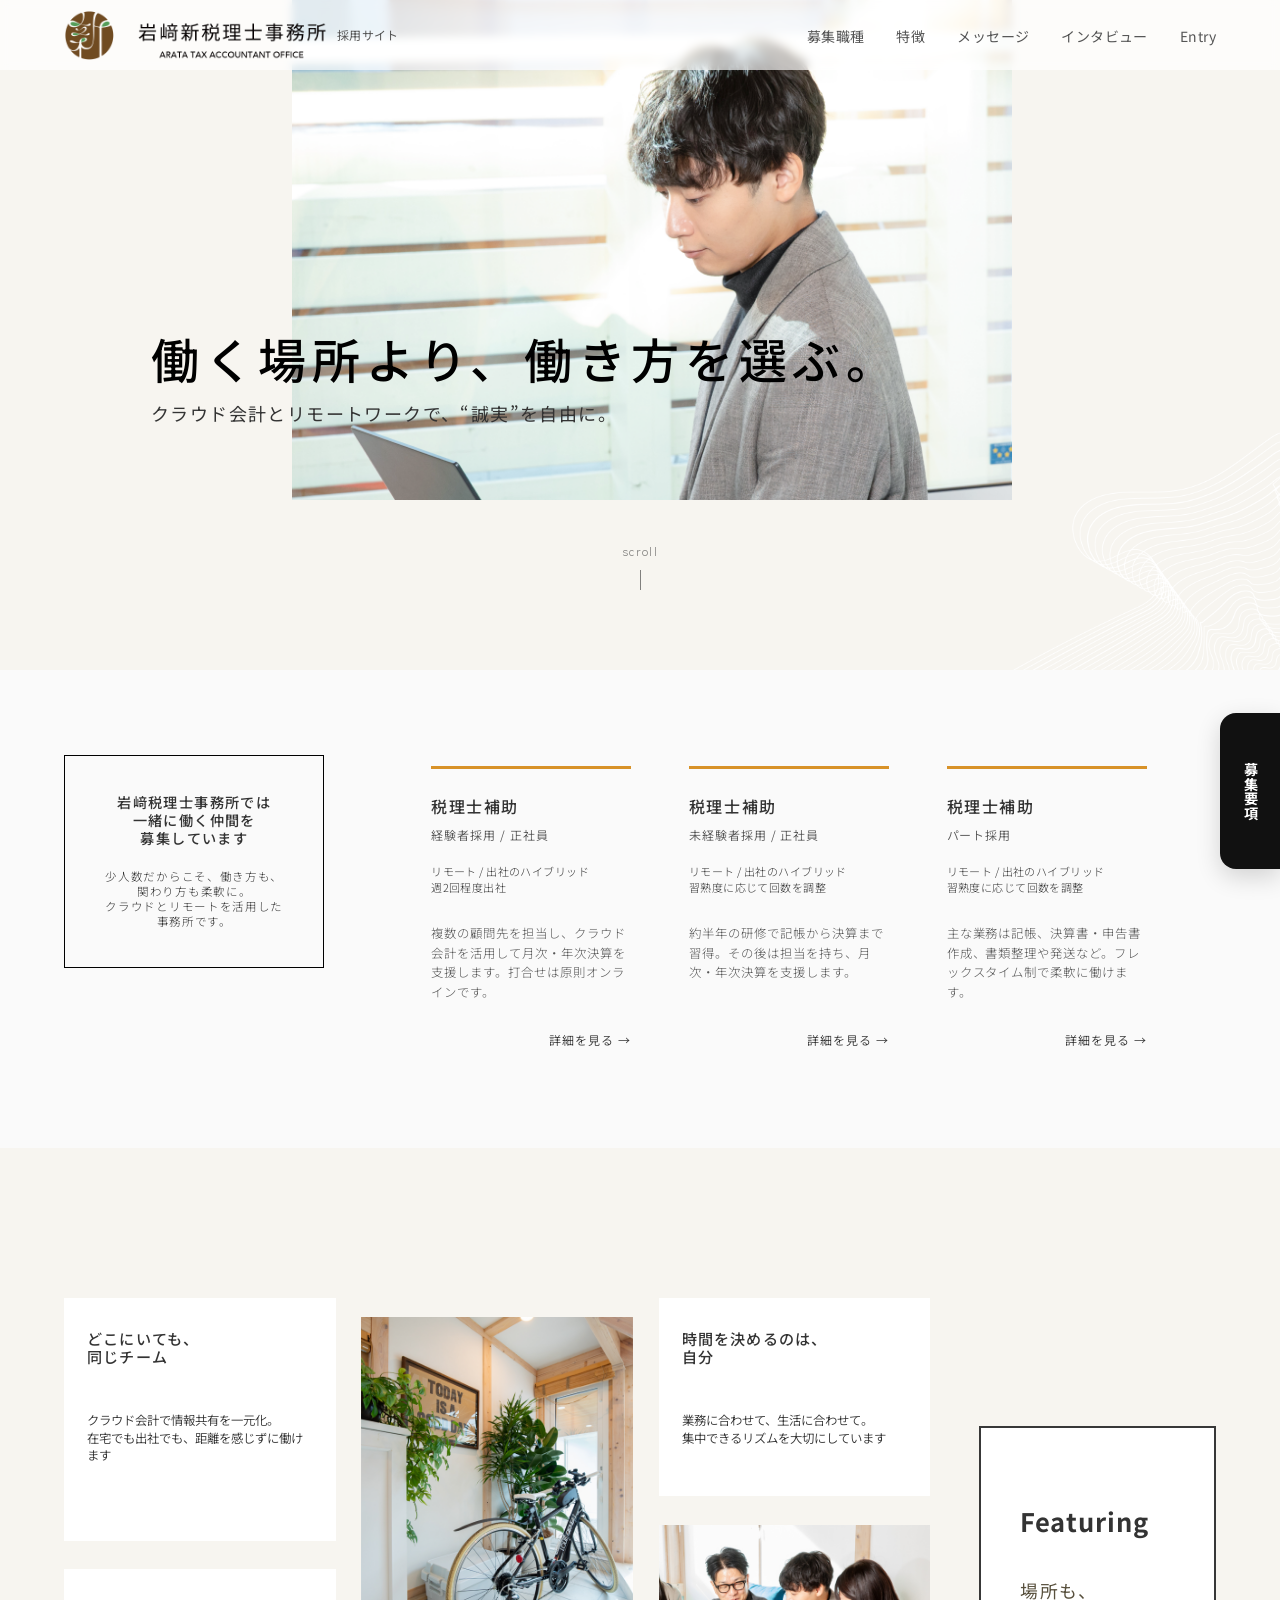
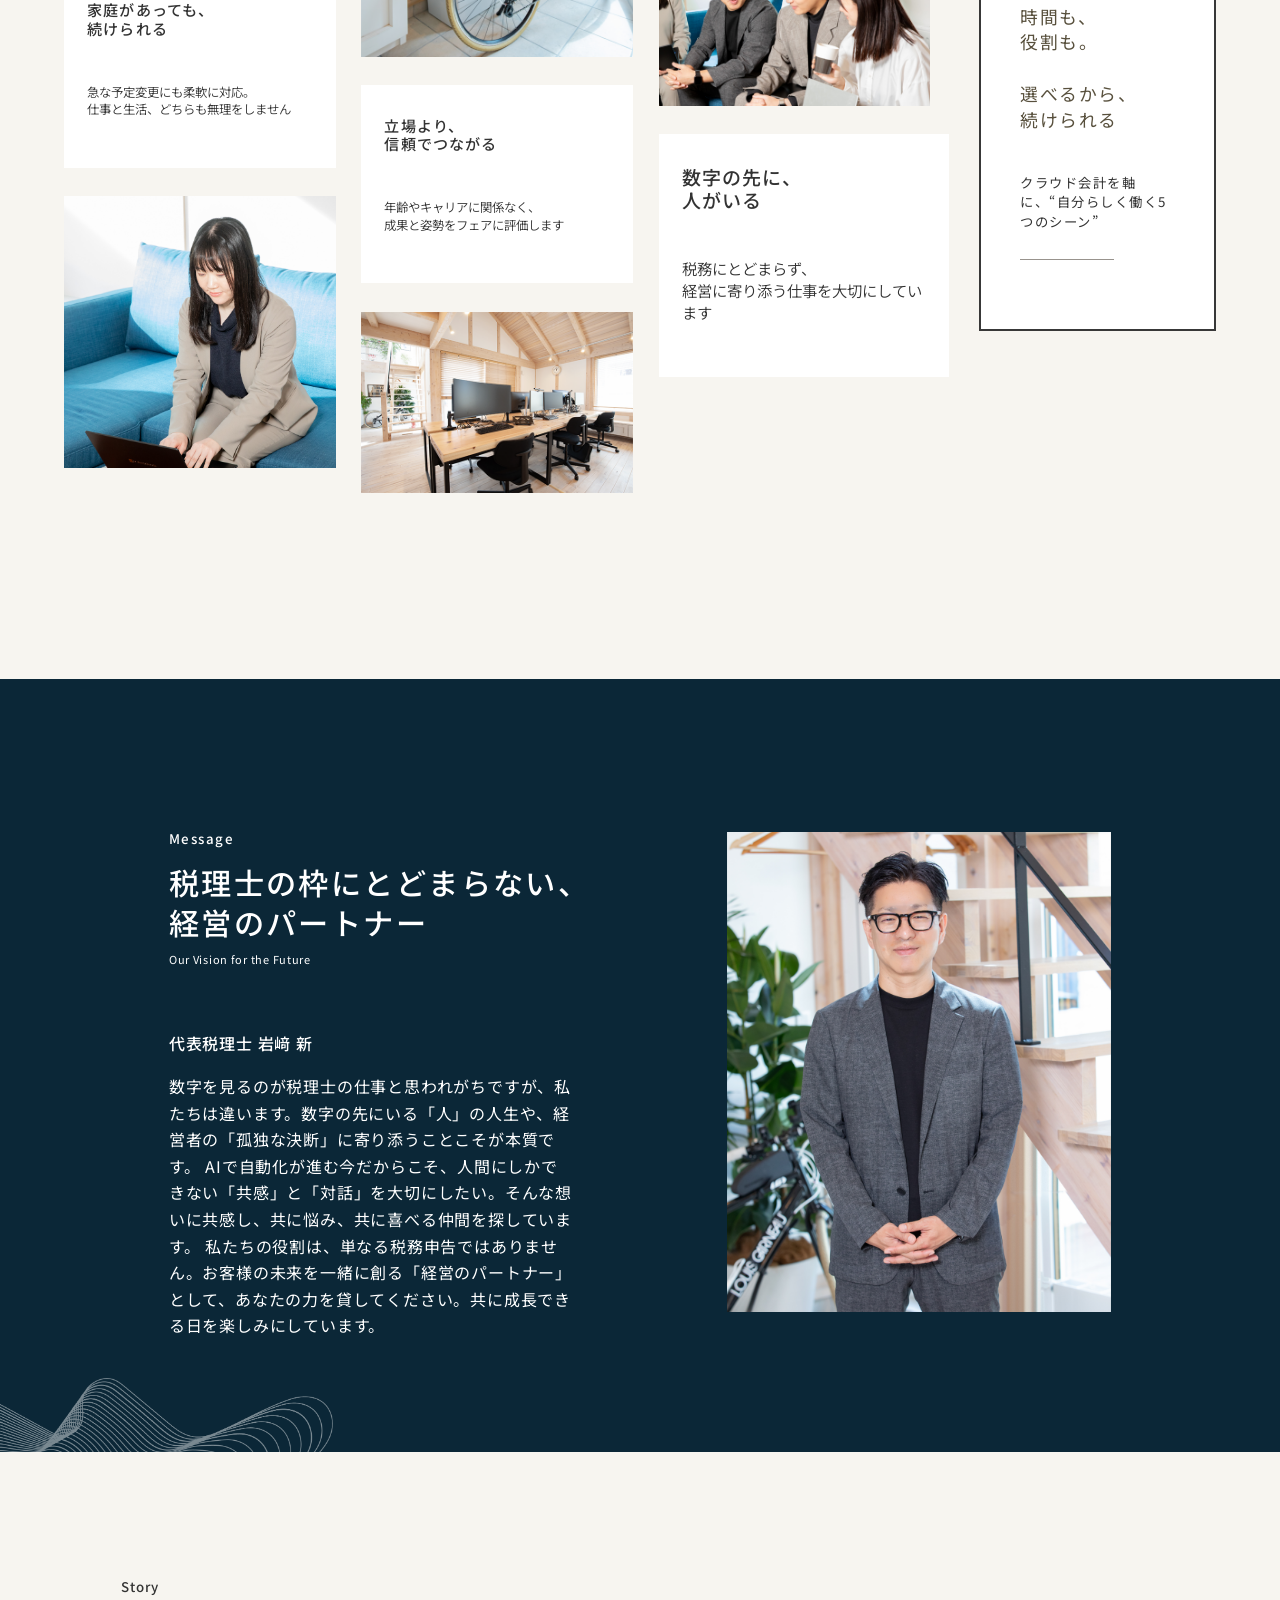
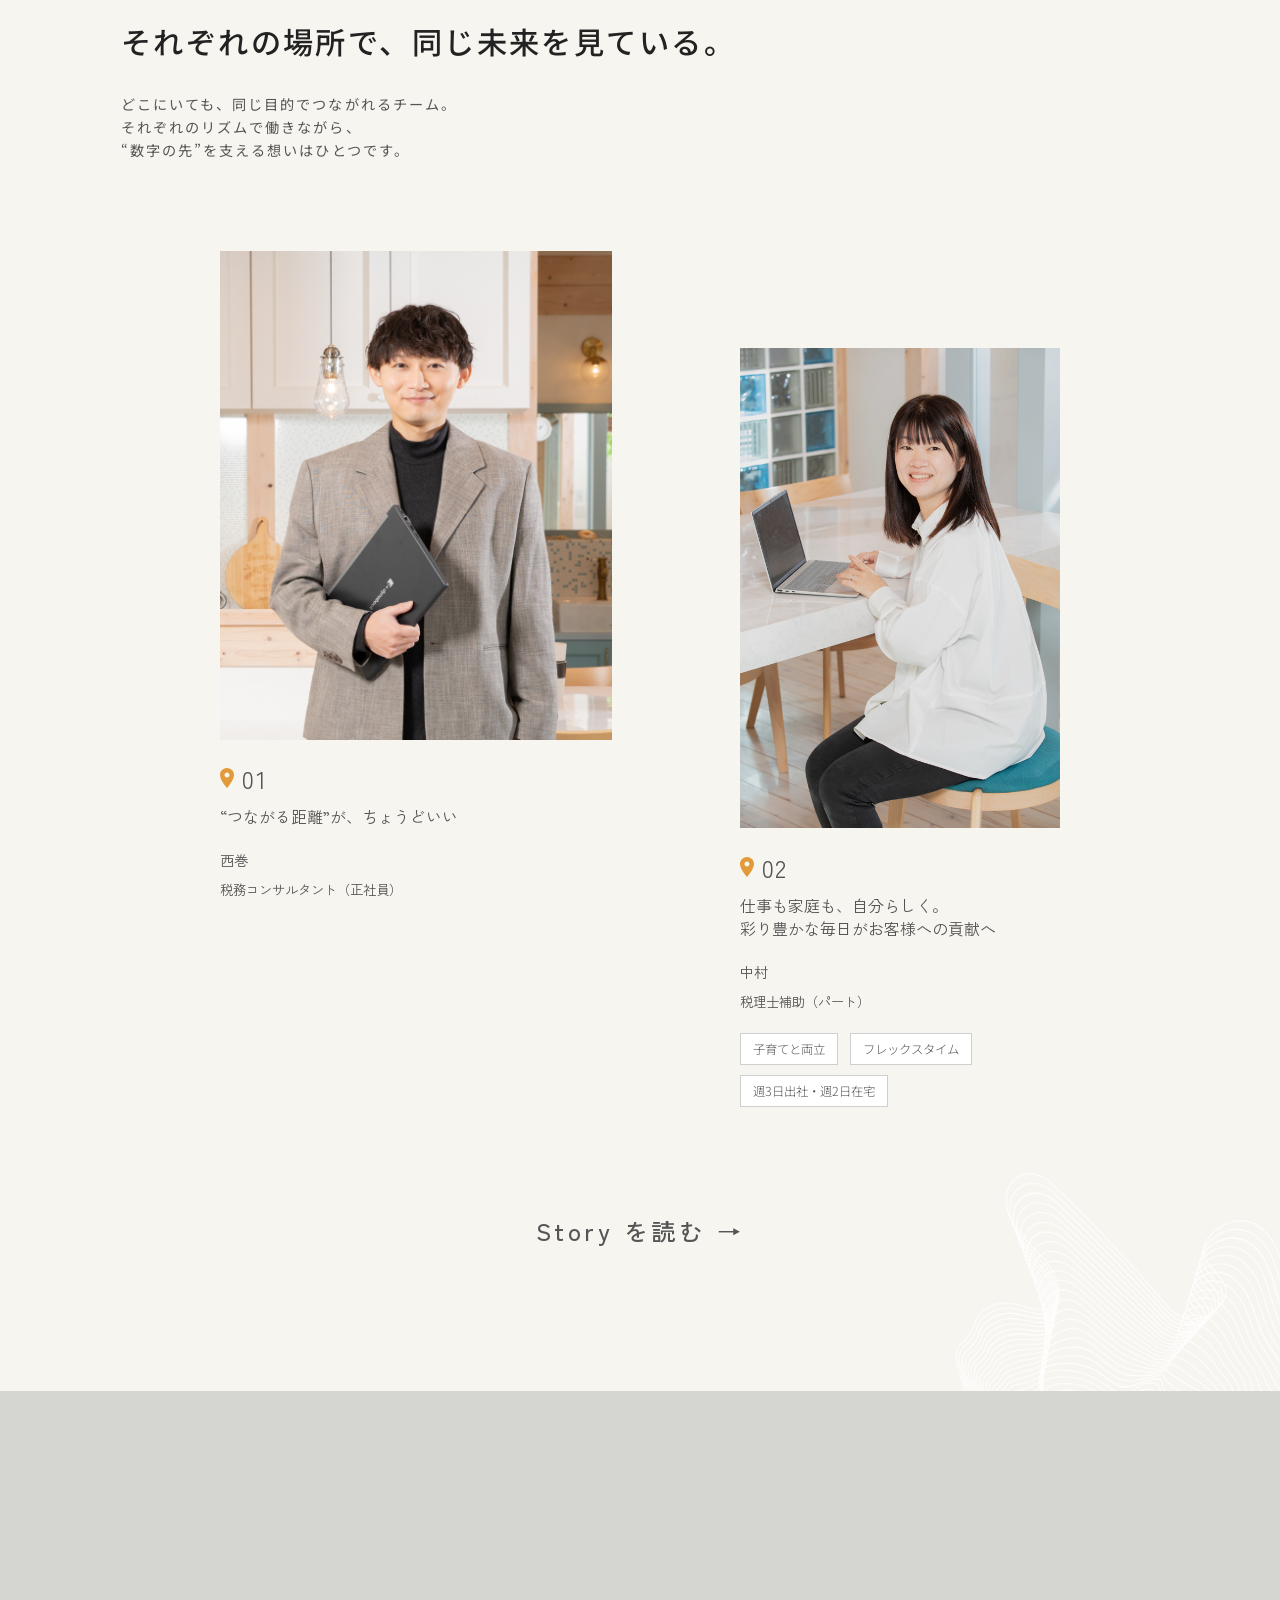
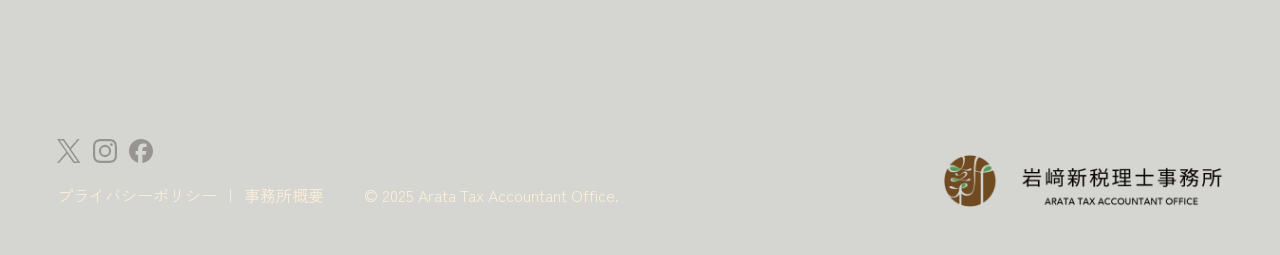
<file: index.html>
<!DOCTYPE html>
<html lang="ja">
<head>
  <meta charset="UTF-8" />
  <meta name="viewport" content="width=device-width, initial-scale=1.0" />
  <link rel="preconnect" href="https://fonts.googleapis.com">
  <link rel="preconnect" href="https://fonts.gstatic.com" crossorigin>
  <link href="https://fonts.googleapis.com/css2?family=Zen+Kaku+Gothic+New:wght@300;400;500;700&display=swap" rel="stylesheet">
  <link href="https://fonts.googleapis.com/css2?family=Noto+Sans+JP:wght@400;500&display=swap" rel="stylesheet">
  <link rel="icon" href="img/favicon.png">
  <title>採用情報｜岩﨑新税理士事務所</title>
  <meta name="description" content="岩﨑新税理士事務所で働くスタッフのインタビューをご紹介します。働き方や仕事内容、職場の雰囲気について実際の声を掲載しています。">
  <meta name="description" content="札幌市の岩﨑新税理士事務所の採用情報。ZoomやITツールを活用した柔軟な働き方を取り入れています。税務の知識を身につけながら成長できる環境で、私たちと一緒に税務のプロを目指しませんか？">
  <link rel="stylesheet" href="./css/style.css">
</head>
<body class="page-home">
  <header class="site-header">
    <div class="site-header__inner l-container">
      <div class="site-header__branding">
        <h1 class="site-header__logo">
          <a href="index.html" class="site-header__logo-link">
            <img src="img/logo_header.png" alt="岩﨑税理士事務所">
          </a>
        </h1>

        <p class="site-header__label">採用サイト</p>
      </div>

      <nav class="site-header__nav" aria-label="グローバルナビゲーション">
        <ul class="site-header__list">
          <li class="site-header__item">
            <a href="#recruit" class="site-header__link">募集職種</a>
          </li>
          <li class="site-header__item">
            <a href="#feature" class="site-header__link">特徴</a>
          </li>
          <li class="site-header__item">
            <a href="#message" class="site-header__link">メッセージ</a>
          </li>
          <li class="site-header__item">
            <a href="#story" class="site-header__link">インタビュー</a>
          </li>
          <li class="site-header__item">
            <a href="entry/index.html" class="site-header__link">Entry</a>
          </li>
        </ul>
      </nav>
    </div>
  </header>
  <header class="sp-header">
    <a href="./" class="sp-header__brand" aria-label="岩﨑新税理士事務所 採用サイト">
      <img src="img/logo_header.png" alt="岩﨑新税理士事務所">
      <span class="sp-header__site-label">採用サイト</span>
    </a>

    <button class="sp-header__menu" type="button" aria-label="メニューを開く" aria-expanded="false" aria-controls="sp-nav-panel">
    <svg xmlns="http://www.w3.org/2000/svg" width="20" height="17" viewBox="0 0 20 17" fill="none" aria-hidden="true">
      <rect width="20" height="1" fill="white"/>
      <rect y="8" width="20" height="1" fill="white"/>
      <rect y="16" width="20" height="1" fill="white"/>
    </svg>
    </button>
    <div class="sp-nav-overlay" id="sp-nav-overlay" aria-hidden="true"></div>

    <div class="sp-nav-panel" id="sp-nav-panel" aria-hidden="true">
      <nav class="sp-nav" aria-label="スマートフォンメニュー">
        <ul class="sp-nav__list">
          <li class="sp-nav__item"><a href="#recruit">募集職種</a></li>
          <li class="sp-nav__item"><a href="#feature-sp">特徴</a></li>
          <li class="sp-nav__item"><a href="#message">メッセージ</a></li>
          <li class="sp-nav__item"><a href="#story">インタビュー</a></li>
          <li class="sp-nav__item"><a href="entry/index.html">Entry</a></li>
        </ul>
      </nav>
    </div>
  </header>
  <main>
    <section class="hero">
      <!-- 等高線 -->
      <div class="hero__ornament" aria-hidden="true">
       <img src="img/contour.png" alt="">
      </div>
      <div class="hero__inner l-container">
        <div class="hero__visual-area">
          <figure class="hero__image-box">
            <picture>
              <source media="(max-width: 768px)" srcset="./img/nishimaki-sp-FV.webp">
              <img src="./img/nishimaki-pc-FV.webp" alt="西巻先生">
            </picture>
          </figure>
          <div class="hero__copy">
            <h1 class="hero__title">働く場所より、働き方を選ぶ。</h1>
            <p class="hero__subtitle">クラウド会計とリモートワークで、“誠実”を自由に。</p>
          </div>
        </div>
        <div class="hero__scroll">
          <span class="hero__scroll-text">scroll</span>
          <span class="hero__scroll-line"></span>
        </div>
      </div>
    </section>
  
    <!--追従するCTAボタン-->
    <a href="requirements/index.html" class="fv-cta" aria-label="募集要項へ移動">
      <span class="fv-cta__text">募集要項</span>
    </a>

    <section class="recruit" id="recruit">
      <div class="recruit__inner l-container">
        
        <div class="recruit__lead-box">
          <div class="recruit__lead-inner">
            <h2 class="recruit__lead-title">
              岩﨑税理士事務所では<br>
              一緒に働く仲間を<br>
              募集しています
            </h2>
            <p class="recruit__lead-text">
              少人数だからこそ、働き方も、<br>
              関わり方も柔軟に。<br>
              クラウドとリモートを活用した<br>
              事務所です。
            </p>
          </div>
        </div>

        <div class="recruit__content-area">
          <article class="recruit__card">
            <h3 class="recruit__card-title">税理士補助</h3>
            <p class="recruit__card-status">経験者採用 / 正社員</p>
            <p class="recruit__card-desc">リモート / 出社のハイブリッド<br>週2回程度出社</p>
            <p class="recruit__card-detail">複数の顧問先を担当し、クラウド会計を活用して月次・年次決算を支援します。打合せは原則オンラインです。</p>
            <a href="requirements/index.html?job=experienced" class="recruit__card-link"> 詳細を見る →</a>
          </article>

          <article class="recruit__card">
            <h3 class="recruit__card-title">税理士補助</h3>
            <p class="recruit__card-status">未経験者採用 / 正社員</p>
            <p class="recruit__card-desc">リモート / 出社のハイブリッド<br>習熟度に応じて回数を調整</p>
            <p class="recruit__card-detail">約半年の研修で記帳から決算まで習得。その後は担当を持ち、月次・年次決算を支援します。</p>
            <a href="requirements/index.html?job=inexperienced" class="recruit__card-link"> 詳細を見る →</a>

          </article>

          <article class="recruit__card">
            <h3 class="recruit__card-title">税理士補助</h3>
            <p class="recruit__card-status">パート採用</p>
            <p class="recruit__card-desc">リモート / 出社のハイブリッド<br>習熟度に応じて回数を調整</p>
            <p class="recruit__card-detail">主な業務は記帳、決算書・申告書作成、書類整理や発送など。フレックスタイム制で柔軟に働けます。</p>
            <a href="requirements/index.html?job=part" class="recruit__card-link"> 詳細を見る →</a>
          </article>
        </div>

      </div>
    </section>

  <section class="feature" id="feature">
    <div class="feature__inner l-container">

      <div class="feature__col feature__col--left">
        <article class="feature-card feature-card--text feature-card--t1">
          <h2 class="feature-card__title">どこにいても、<br>同じチーム</h2>
          <p class="feature-card__text">
            クラウド会計で情報共有を一元化。<br>在宅でも出社でも、距離を感じずに働けます
          </p>
        </article>

        <article class="feature-card feature-card--text feature-card--t2">
          <h2 class="feature-card__title">家庭があっても、<br>続けられる</h2>
          <p class="feature-card__text">
            急な予定変更にも柔軟に対応。<br>仕事と生活、どちらも無理をしません
          </p>
        </article>

        <figure class="feature-card feature-card--photo feature-card--p1">
          <img src="./img/featuring-women.webp" alt="働く人物">
        </figure>
      </div>

      <div class="feature__col feature__col--center">
        <figure class="feature-card feature-card--photo feature-card--p2">
          <img src="img/interior-01.webp" alt="自転車の写真">
        </figure>

        <article class="feature-card feature-card--text feature-card--t3">
          <h2 class="feature-card__title">立場より、<br>信頼でつながる</h2>
          <p class="feature-card__text">
            年齢やキャリアに関係なく、<br>成果と姿勢をフェアに評価します
          </p>
        </article>

        <figure class="feature-card feature-card--photo feature-card--p3">
          <img src="img/interior-05.webp" alt="パソコンと階段">
        </figure>
      </div>

      <div class="feature__col feature__col--right">
        <article class="feature-card feature-card--text feature-card--t4">
          <h2 class="feature-card__title">時間を決めるのは、<br>自分</h2>
          <p class="feature-card__text">
            業務に合わせて、生活に合わせて。<br>集中できるリズムを大切にしています
          </p>
        </article>

        <figure class="feature-card feature-card--photo feature-card--p4">
          <img src="./img/featuring-set.webp" alt="打ち合わせ風景">
        </figure>

        <article class="feature-card feature-card--text feature-card--t5">
          <h2 class="feature-card__title">数字の先に、<br>人がいる</h2>
          <p class="feature-card__text">
            税務にとどまらず、<br>経営に寄り添う仕事を大切にしています
          </p>
        </article>
      </div>

      <aside class="feature-panel">
        <div class="feature-panel__inner">
          <p class="feature-panel__heading">Featuring</p>
          <h2 class="feature-panel__title">
            場所も、<br>
            時間も、<br>
            役割も。<br>
            <br>
            選べるから、<br>
            続けられる
          </h2>
          <p class="feature-panel__text">
            クラウド会計を軸に、“自分らしく働く5つのシーン”
          </p>
          <span class="feature-panel__line"></span>
        </div>
      </aside>

    </div>
  </section>

  <section class="feature-sp" id="feature-sp" aria-labelledby="feature-sp-title">
    <div class="feature-sp__viewport">
      <div class="feature-sp__track">
        
        <aside class="feature-sp__panel">
          <div class="feature-sp__panel-inner">
            <p class="feature-sp__eyebrow" aria-hidden="true">
              <span class="feature-sp__eyebrow-f">F</span><span class="feature-sp__eyebrow-rest">eaturing</span>
            </p>

            <h2 class="feature-sp__lead" id="feature-sp-title">
              <span class="feature-sp__lead-top">
                <span>場所も、</span>
                <span>時間も、</span>
                <span>役割も。</span>
              </span>
              <span class="feature-sp__lead-bottom">
                選べるから、<br>
                続けられる
              </span>
            </h2>

            <p class="feature-sp__intro">
              クラウド会計を軸に、<br>
              “自分らしく働く5つのシーン”
            </p>
          </div>
        </aside>

        <article class="feature-sp__card">
          
          <div class="feature-sp__body">
            <h3 class="feature-sp__title">
              どこにいても、<br>
              同じチーム
            </h3>
            <p class="feature-sp__text">
              クラウド会計で情報共有を一元化。<br>
              在宅でも出社でも、距離を感じずに働けます
            </p>
          </div>
          <figure class="feature-sp__image">
            <img src="./img/featuring-women.webp" alt="働く人物">
          </figure>
        </article>

        <article class="feature-sp__card">
          
          <div class="feature-sp__body">
            <h3 class="feature-sp__title">
              時間を決めるのは、自分
            </h3>
            <p class="feature-sp__text">
              業務に合わせて、<br>
              生活に合わせて。<br>
              集中できるリズムを大切にしています
            </p>
          </div>
          <figure class="feature-sp__image">
            <img src="./img/interior-01.webp" alt="自転車の写真">
          </figure>
        </article>

        <article class="feature-sp__card">
          
          <div class="feature-sp__body">
            <h3 class="feature-sp__title">
              家庭があっても、続けられる
            </h3>
            <p class="feature-sp__text">
              急な予定変更にも柔軟に対応。<br>
              仕事と生活、どちらも無理をしません
            </p>
          </div>
          <figure class="feature-sp__image">
            <img src="./img/featuring-set.webp" alt="スタッフの談笑">
          </figure>
        </article>

        <article class="feature-sp__card">
          
          <div class="feature-sp__body">
            <h3 class="feature-sp__title">
              立場より、<br>
              信頼でつながる
            </h3>
            <p class="feature-sp__text">
              年齢やキャリアに関係なく、<br>
              成果と姿勢をフェアに評価します
            </p>
          </div>
          <figure class="feature-sp__image">
            <img src="./img/interior-05.webp" alt="パソコンと階段">
          </figure>
        </article>

        <article class="feature-sp__card">
          
          <div class="feature-sp__body">
            <h3 class="feature-sp__title">
              数字の先に、<br>人がいる
            </h3>
            <p class="feature-sp__text">
              税務にとどまらず、<br>
              経営に寄り添う仕事を大切にしています
            </p>
          </div>
          <figure class="feature-sp__image">
            <img src="./img/exterior-03.webp" alt="建物の外観">
          </figure>
        </article>

      </div>
    </div>
  </section>
  

  <section class="message" id="message">
    <div class="message__ornament" aria-hidden="true">
     <img src="img/contour2.png" alt="">
    </div>
    <div class="message__inner l-container">
    <div class="message__header">
      <p class="message__eyebrow">Message</p>
      <h2 class="message__title">
        税理士の枠にとどまらない、<br>
        経営のパートナー 
      </h2>
      <p class="message__sub">Our Vision for the Future</p>
    </div>

    <figure class="message__image">
      <img src="./img/iwasaki.webp" alt="メッセージセクションの人物写真">
    </figure>

    <div class="message__text">
      <p class="message__name">代表税理士 岩﨑 新</p>
      <p>
        数字を見るのが税理士の仕事と思われがちですが、私たちは違います。数字の先にいる「人」の人生や、経営者の「孤独な決断」に寄り添うことこそが本質です。 AIで自動化が進む今だからこそ、人間にしかできない「共感」と「対話」を大切にしたい。そんな想いに共感し、共に悩み、共に喜べる仲間を探しています。 私たちの役割は、単なる税務申告ではありません。お客様の未来を一緒に創る「経営のパートナー」として、あなたの力を貸してください。共に成長できる日を楽しみにしています。
      </p>
    </div>
    </div>
  </section>

  <section class="top-story" id="story">
   <div class="story__ornament" aria-hidden="true">
    <img src="img/contour3.png" alt="">
   </div>
   <div class="story__inner l-container">
    <div class="story__heading">
      <p class="story__eyebrow">Story</p>
      <h2 class="story__title">それぞれの場所で、<br class="u-sp">同じ未来を見ている。</h2>
      <p class="story__lead">
        どこにいても、同じ目的でつながれるチーム。<br>
        それぞれのリズムで働きながら、<br>
        “数字の先”を支える想いはひとつです。
      </p>
    </div>

    <div class="story__list">
      <article class="story-card story-card--01">
        <div class="story-card__intro">
          <div class="story-card__head">
            <span class="story-card__pin" aria-hidden="true">
              <svg xmlns="http://www.w3.org/2000/svg" width="14" height="20" viewBox="0 0 14 20" fill="none">
                <path d="M7 9.5C6.33696 9.5 5.70107 9.23661 5.23223 8.76777C4.76339 8.29893 4.5 7.66304 4.5 7C4.5 6.33696 4.76339 5.70107 5.23223 5.23223C5.70107 4.76339 6.33696 4.5 7 4.5C7.66304 4.5 8.29893 4.76339 8.76777 5.23223C9.23661 5.70107 9.5 6.33696 9.5 7C9.5 7.3283 9.43534 7.65339 9.3097 7.95671C9.18406 8.26002 8.99991 8.53562 8.76777 8.76777C8.53562 8.99991 8.26002 9.18406 7.95671 9.3097C7.65339 9.43534 7.3283 9.5 7 9.5ZM7 0C5.14348 0 3.36301 0.737498 2.05025 2.05025C0.737498 3.36301 0 5.14348 0 7C0 12.25 7 20 7 20C7 20 14 12.25 14 7C14 5.14348 13.2625 3.36301 11.9497 2.05025C10.637 0.737498 8.85652 0 7 0Z" fill="#E39A3B"/>
              </svg>
            </span>
            <p class="story-card__number">01</p>
          </div>
          <h3 class="story-card__catch">“つながる距離”が、ちょうどいい</h3>
        </div>

        <figure class="story-card__image">
          <picture>
          <source media="(max-width: 768px)" srcset="./img/nishimaki-story-sp.webp">
          <img src="./img/nishimaki-story.webp" alt="西巻">
        </picture>
        </figure>

        <div class="story-card__profile">
          <p class="story-card__profile-inline">西巻 <span>|</span> 税務コンサルタント（正社員）</p>
          <p class="story-card__name">西巻</p>
          <p class="story-card__meta">税務コンサルタント（正社員）</p>
        </div>
      </article>

      <article class="story-card story-card--02">
        <div class="story-card__intro">
          <div class="story-card__head">
            <span class="story-card__pin" aria-hidden="true">
              <svg xmlns="http://www.w3.org/2000/svg" width="14" height="20" viewBox="0 0 14 20" fill="none">
                <path d="M7 9.5C6.33696 9.5 5.70107 9.23661 5.23223 8.76777C4.76339 8.29893 4.5 7.66304 4.5 7C4.5 6.33696 4.76339 5.70107 5.23223 5.23223C5.70107 4.76339 6.33696 4.5 7 4.5C7.66304 4.5 8.29893 4.76339 8.76777 5.23223C9.23661 5.70107 9.5 6.33696 9.5 7C9.5 7.3283 9.43534 7.65339 9.3097 7.95671C9.18406 8.26002 8.99991 8.53562 8.76777 8.76777C8.53562 8.99991 8.26002 9.18406 7.95671 9.3097C7.65339 9.43534 7.3283 9.5 7 9.5ZM7 0C5.14348 0 3.36301 0.737498 2.05025 2.05025C0.737498 3.36301 0 5.14348 0 7C0 12.25 7 20 7 20C7 20 14 12.25 14 7C14 5.14348 13.2625 3.36301 11.9497 2.05025C10.637 0.737498 8.85652 0 7 0Z" fill="#E39A3B"/>
              </svg>
            </span>
            <p class="story-card__number">02</p>
          </div>
          <h3 class="story-card__catch">
            仕事も家庭も、自分らしく。<br>
            彩り豊かな毎日がお客様への貢献へ
          </h3>
        </div>

        <figure class="story-card__image" data-tone="bright">
          <picture>
            <source media="(max-width: 768px)" srcset="./img/nakamura-story-sp_03.webp">
            <img src="./img/nakamura-story-top_02.webp" alt="中村">
          </picture>
        </figure>

        <div class="story-card__profile">
          <p class="story-card__profile-inline">中村 <span>|</span> 税理士補助（パート）</p>
          <p class="story-card__name">中村</p>
          <p class="story-card__meta">税理士補助（パート）</p>
        </div>

        <div class="story-card__tags">
          <span class="story-card__tag">子育てと両立</span>
          <span class="story-card__tag">フレックスタイム</span>
          <span class="story-card__tag">週3日出社・週2日在宅</span>
        </div>
      </article>
    </div>

    <div class="story__footer">
      <a href="story/index.html" class="story__link">Story を読む →</a>
    </div>
   </div>
  </section>
  </main>
  <footer class="site-footer">
   <div class="site-footer__inner l-container">

    <div class="site-footer__left">
      <div class="site-footer__social">
        <a href="https://x.com/taxmania11" target="_blank" class="site-footer__social-link" aria-label="X">
          <img src="img/icon-X.svg" alt="X">
        </a>
        <a href="https://www.instagram.com/iwasaki_tax_office/" target="_blank"class="site-footer__social-link" aria-label="Instagram">
          <img src="img/icon-Instagram.svg" alt="Instagram" target="_blank">
        </a>
        <a href="https://www.facebook.com/people/%E5%B2%A9%EF%A8%91%E6%96%B0%E7%A8%8E%E7%90%86%E5%A3%AB%E4%BA%8B%E5%8B%99%E6%89%80/100089479747477/" target="_blank"class="site-footer__social-link" aria-label="Facebook">
          <img src="img/icon-facebook.svg" alt="Facebook">
        </a>
      </div>

      <div class="site-footer__bottom">
        <nav class="site-footer__nav" aria-label="フッターナビゲーション">
          <a href="https://iwasaki-taxoffice.jp/privacy/" class="site-footer__nav-link">プライバシーポリシー</a>
          <a href="https://iwasaki-taxoffice.jp/office/" class="site-footer__nav-link">事務所概要</a>
        </nav>

        <p class="site-footer__copy">
          © 2025 Arata Tax Accountant Office.
        </p>
      </div>
    </div>

    <div class="site-footer__right">
      <a href="index.html" class="site-header__logo-link">
        <img src="./img/logo_header.png" alt="岩﨑税理士事務所">
      </a>
    </div>

   </div>
  </footer>

  

  <script>
    //ページ読み込みフェードイン
    window.addEventListener('load', () => {
      document.body.classList.add('is-loaded');
    });
    //ヘッダーの昇降
    let lastScrollY = window.scrollY;
    const header = document.querySelector('.site-header');

    window.addEventListener('scroll', () => {
    const currentScrollY = window.scrollY;

    if (Math.abs(currentScrollY - lastScrollY) < 5) return;

    if (currentScrollY > lastScrollY && currentScrollY > 80) {
        header.classList.add('is-hidden');
    } else {
        header.classList.remove('is-hidden');
    }

    lastScrollY = currentScrollY;
    });

    //追従するCTAボタンのscript
    const cta = document.querySelector('.fv-cta');
    const footer = document.querySelector('.site-footer');

    const observer = new IntersectionObserver((entries) => {
      entries.forEach(entry => {
        if (entry.isIntersecting) {
          cta.classList.add('is-hidden');
        } else {
          cta.classList.remove('is-hidden');
        }
      });
    });

    observer.observe(footer);

  // -----------------------------------------------------------------
  // フェードアップ
  // -----------------------------------------------------------------
  const cards = document.querySelectorAll('.story-card');

  // 【修正箇所1】
  // Observerの中では、自分自身を el として参照するように
  // setTimeoutを整理します。
  const storyObserver = new IntersectionObserver((entries) => {
      entries.forEach((entry) => {
        if (entry.isIntersecting) {
          const el = entry.target;

          if (el.classList.contains('story-card--01')) {
            setTimeout(() => el.classList.add('is-show'), 120);
          }

          if (el.classList.contains('story-card--02')) {
            setTimeout(() => el.classList.add('is-show'), 320);
          }

          // 【修正箇所2】
          // 監視を解除する処理を、setTimeoutの外（＝この el が画面に入った時点）
          // に、1回だけ記述します。
          storyObserver.unobserve(el);
        }
      });
    }, {
      rootMargin: '0px 0px -60px 0px',
      threshold: 0.05
    });

// 【修正箇所3】
// ここで、正しいObserver名（storyObserver）を使って監視を開始します。
cards.forEach(card => storyObserver.observe(card));
    //ハンバーガー開閉のscript
    document.addEventListener('DOMContentLoaded', function () {
    const menuButton = document.querySelector('.sp-header__menu');
    const navPanel = document.querySelector('.sp-nav-panel');
    const overlay = document.querySelector('.sp-nav-overlay');
    const navLinks = document.querySelectorAll('.sp-nav__item a');

    if (!menuButton || !navPanel || !overlay) return;

    const openNav = () => {
      navPanel.classList.remove('is-closing');
      overlay.classList.remove('is-closing');

      navPanel.classList.add('is-open');
      overlay.classList.add('is-open');
      document.body.classList.add('is-nav-open');

      menuButton.setAttribute('aria-expanded', 'true');
      menuButton.setAttribute('aria-label', 'メニューを閉じる');
      navPanel.setAttribute('aria-hidden', 'false');
      overlay.setAttribute('aria-hidden', 'false');
    };

    const closeNav = () => {
      navPanel.classList.add('is-closing');
      overlay.classList.add('is-closing');

      navPanel.classList.remove('is-open');
      overlay.classList.remove('is-open');
      document.body.classList.remove('is-nav-open');

      menuButton.setAttribute('aria-expanded', 'false');
      menuButton.setAttribute('aria-label', 'メニューを開く');
      navPanel.setAttribute('aria-hidden', 'true');
      overlay.setAttribute('aria-hidden', 'true');

      window.setTimeout(() => {
        navPanel.classList.remove('is-closing');
        overlay.classList.remove('is-closing');
      }, 240);
    };

    const toggleNav = () => {
      const isOpen = menuButton.getAttribute('aria-expanded') === 'true';
      if (isOpen) {
        closeNav();
      } else {
        openNav();
      }
    };

    menuButton.addEventListener('click', toggleNav);
    overlay.addEventListener('click', closeNav);

    navLinks.forEach(link => {
      link.addEventListener('click', closeNav);
    });

    document.addEventListener('keydown', function (e) {
      if (e.key === 'Escape' && menuButton.getAttribute('aria-expanded') === 'true') {
        closeNav();
      }
    });
  });
  </script>

</body>
</html>
</body>
</html>
</file>
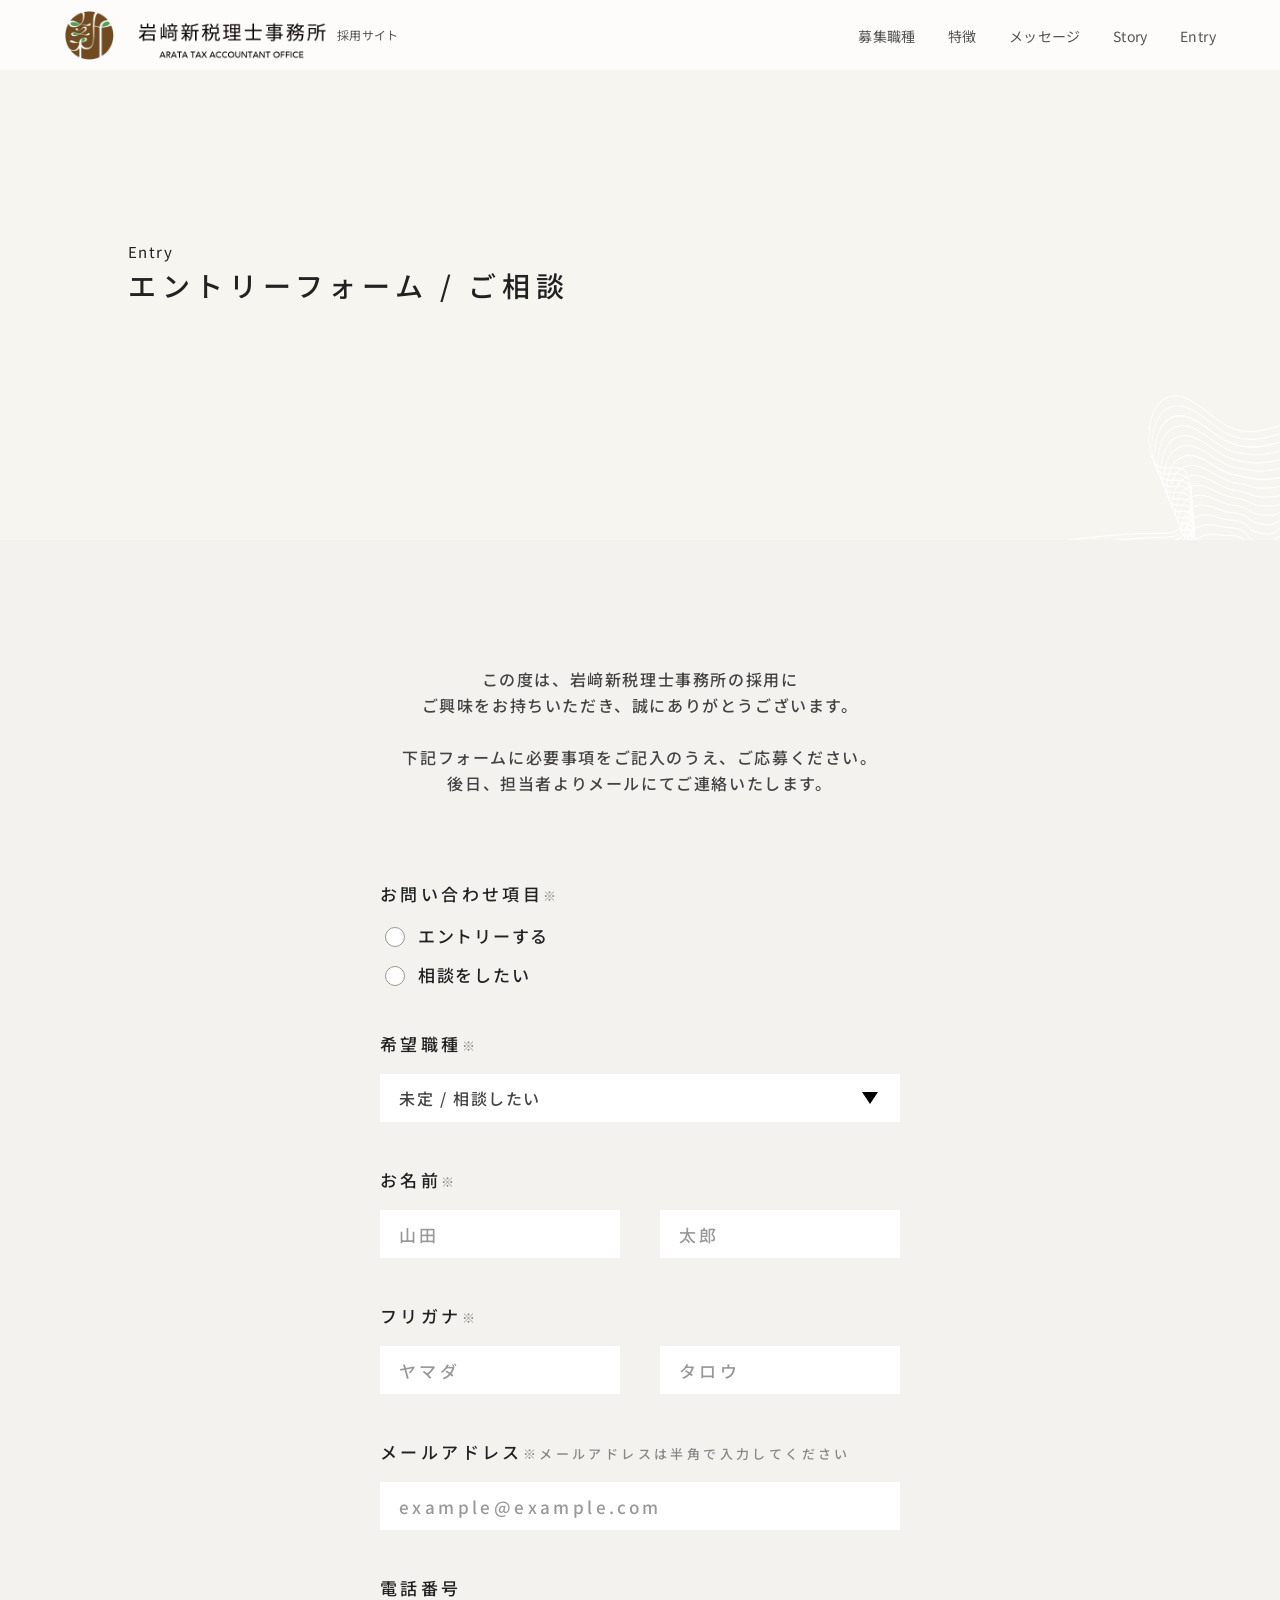
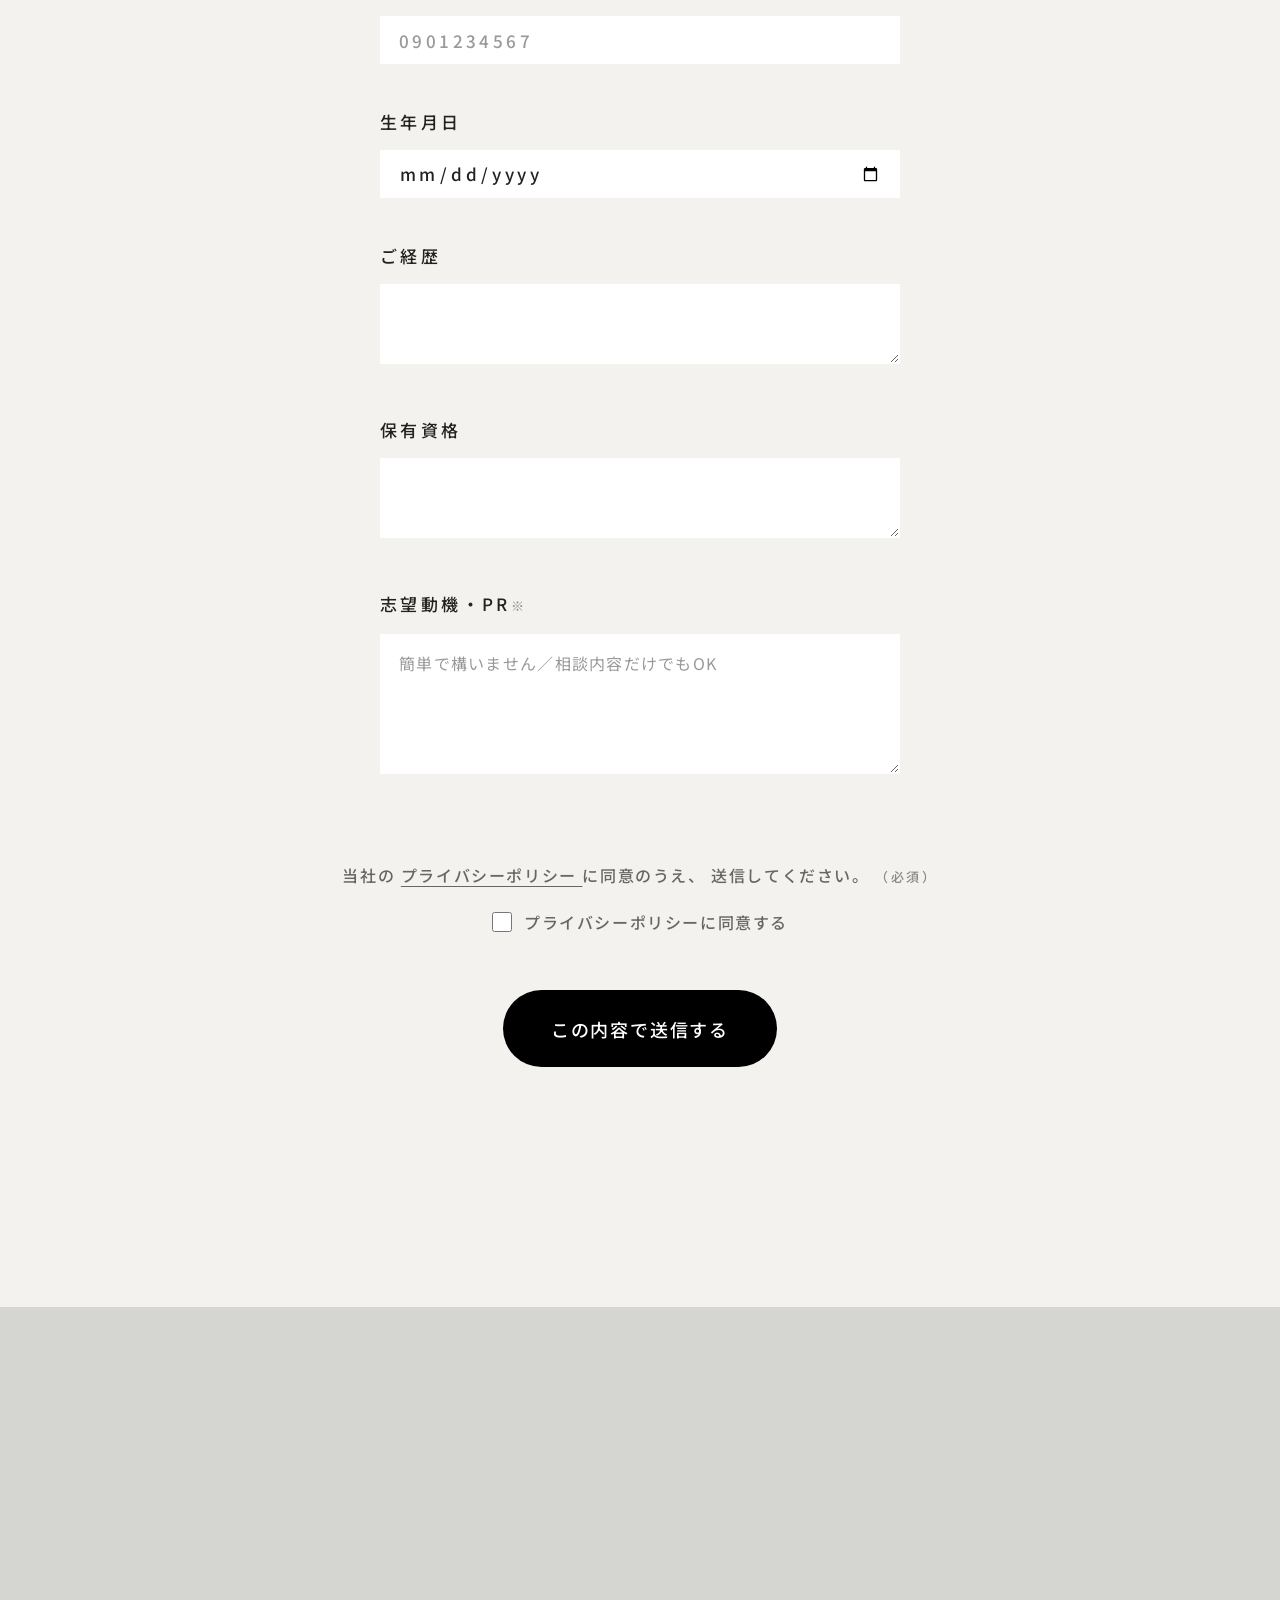
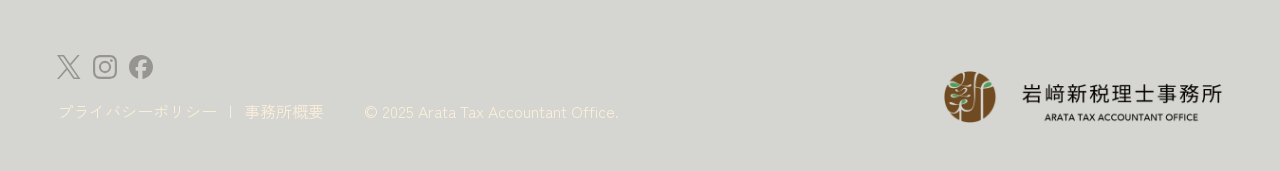
<file: entry/index.html>
<!DOCTYPE html>
<html lang="ja">
<head>
    <meta charset="UTF-8">
    <meta name="viewport" content="width=device-width, initial-scale=1.0">
    <link rel="preconnect" href="https://fonts.googleapis.com">
    <link rel="preconnect" href="https://fonts.gstatic.com" crossorigin>
    <link href="https://fonts.googleapis.com/css2?family=Zen+Kaku+Gothic+New:wght@300;400;500;700&display=swap" rel="stylesheet">
    <link href="https://fonts.googleapis.com/css2?family=Noto+Sans+JP:wght@400;500&display=swap" rel="stylesheet">
    <link rel="icon" href="../img/favicon.png" type="image/png">
    <title>採用情報｜岩﨑新税理士事務所</title>
    <meta name="description" content="岩﨑新税理士事務所の採用エントリーページです。税理士補助の経験者採用・未経験者採用・パート採用へのご応募や、採用に関するご相談はこちらからお送りください。">
    <link rel="stylesheet" href="../css/style.css">
    <link rel="stylesheet" href="../css/entry.css">
    <script src="https://sdk.form.run/js/v2/formrun.js"></script>
</head>
<body>
  <header class="site-header">
    <div class="site-header__inner l-container">
      <div class="site-header__branding">
        <div class="site-header__logo">
          <a href="../index.html" class="site-header__logo-link">
            <img src="../img/logo_header.png" alt="岩﨑税理士事務所">
          </a>
        </div>

        <p class="site-header__label">採用サイト</p>
      </div>

      <nav class="site-header__nav" aria-label="グローバルナビゲーション">
        <ul class="site-header__list">
          <li class="site-header__item">
            <a href="../requirements/index.html" class="site-header__link">募集職種</a>
          </li>

          <li class="site-header__item">
            <a href="../index.html#feature" class="site-header__link">特徴</a>
          </li>

          <li class="site-header__item">
            <a href="../index.html#message" class="site-header__link">メッセージ</a>
          </li>

          <li class="site-header__item">
            <a href="../story/index.html" class="site-header__link">Story</a>
          </li>

          <li class="site-header__item">
            <a href="index.html" class="is-current site-header__link">Entry</a>
          </li>
                  </ul>
      </nav>
    </div>
  </header>
  <header class="sp-header">
    <a href="../index.html" class="sp-header__brand" aria-label="岩﨑新税理士事務所 採用サイト">
      <img src="../img/logo_header.png" alt="岩﨑新税理士事務所">
      <span class="sp-header__site-label">採用サイト</span>
    </a>

    <button class="sp-header__menu" type="button" aria-label="メニューを開く" aria-expanded="false" aria-controls="sp-nav-panel">
    <svg xmlns="http://www.w3.org/2000/svg" width="20" height="17" viewBox="0 0 20 17" fill="none" aria-hidden="true">
      <rect width="20" height="1" fill="white"/>
      <rect y="8" width="20" height="1" fill="white"/>
      <rect y="16" width="20" height="1" fill="white"/>
    </svg>
    </button>
    <div class="sp-nav-overlay" id="sp-nav-overlay" aria-hidden="true"></div>

    <div class="sp-nav-panel" id="sp-nav-panel" aria-hidden="true">
      <nav class="sp-nav" aria-label="スマートフォンメニュー">
        <ul class="sp-nav__list">
          <li class="sp-nav__item">
            <a href="../requirements/index.html">募集職種</a>
          </li>

          <li class="sp-nav__item">
            <a href="../index.html#feature-sp">特徴</a>
          </li>

          <li class="sp-nav__item">
            <a href="../index.html#message">メッセージ</a>
          </li>

          <li class="sp-nav__item">
            <a href="../story/index.html">インタビュー</a>
          </li>

          <li class="sp-nav__item">
            <a href="index.html" class="is-current">Entry</a>
          </li>
        </ul>
      </nav>
    </div>
  </header>
  <main>
    <section class="hero">
    <!-- 等高線 -->
    <div class="hero__ornament" aria-hidden="true">
    <img src="../img/contour_lower.png" alt="">
    </div>
    <div class="hero__inner">
     <div class="entry-hero__copy">
      <p class="hero__subtitle">Entry</p>
      <h1 class="hero__title">
        <span>エントリーフォーム / </span>
        <span>ご相談</span>
      </h1>
     </div>
    </div>
    </section>

    <section class="entry-form" id="entry">
      <div class="entry-form__inner">

        <p class="entry-form__lead">
          この度は、岩﨑新税理士事務所の採用に<br>
          ご興味をお持ちいただき、誠にありがとうございます。<br><br>
          下記フォームに必要事項をご記入のうえ、ご応募ください。<br>
          後日、担当者よりメールにてご連絡いたします。
        </p>

        <form class="formrun entry-form__body" action="https://form.run/api/v1/r/66p4t4defj7379ccz992iz33" method="post">

          <!-- ボット投稿をブロックするためのタグ -->
          <div class="_formrun_gotcha">
            <style media="screen">._formrun_gotcha {position:absolute!important;height:1px;width:1px;overflow:hidden;}</style>
            <label for="_formrun_gotcha">If you are a human, ignore this field</label>
            <input type="text" name="_formrun_gotcha" id="_formrun_gotcha" tabindex="-1">
          </div>

          <!-- お問い合わせ項目 -->
          <div class="entry-form__group">
            <p class="entry-form__label">
              お問い合わせ項目<span>※</span>
            </p>

            <div class="entry-form__radio-group">
              <label class="entry-form__radio">
                <input type="radio" name="contact_type" value="エントリーする" required>
                <span>エントリーする</span>
              </label>

              <label class="entry-form__radio">
                <input type="radio" name="contact_type" value="相談をしたい" required>
                <span>相談をしたい</span>
              </label>
            </div>
          </div>

          <!-- 希望職種 -->
          <div class="entry-form__group entry-form__group--large-gap">
            <p class="entry-form__label">
              希望職種<span>※</span>
            </p>

            <div class="entry-form__select-wrap">
              <select name="job_type" class="entry-form__control entry-form__select" required>
                <option value="未定 / 相談したい">未定 / 相談したい</option>
                <option value="税理士補助 / 経験者採用">税理士補助 / 経験者採用</option>
                <option value="税理士補助 / 未経験者採用">税理士補助 / 未経験者採用</option>
                <option value="税理士補助 / パート採用">税理士補助 / パート採用</option>
              </select>
            </div>
          </div>

          <!-- お名前 -->
          <div class="entry-form__group">
            <p class="entry-form__label">
              お名前<span>※</span>
            </p>

            <div class="entry-form__name-row">
              <input
                type="text"
                name="last_name"
                class="entry-form__control entry-form__control--half"
                placeholder="山田"
                required
              >

              <input
                type="text"
                name="first_name"
                class="entry-form__control entry-form__control--half"
                placeholder="太郎"
                required
              >
            </div>
          </div>

          <!-- フリガナ -->
          <div class="entry-form__group">
            <p class="entry-form__label">
              フリガナ<span>※</span>
            </p>

            <div class="entry-form__name-row">
              <input
                type="text"
                name="last_kana"
                class="entry-form__control entry-form__control--half"
                placeholder="ヤマダ"
                required
              >

              <input
                type="text"
                name="first_kana"
                class="entry-form__control entry-form__control--half"
                placeholder="タロウ"
                required
              >
            </div>
          </div>

          <!-- メールアドレス -->
          <div class="entry-form__group">
            <p class="entry-form__label">
              メールアドレス<span class="entry-form__email-note">※メールアドレスは半角で入力してください</span>
            </p>

            <input
              type="email"
              name="email"
              class="entry-form__control"
              placeholder="example@example.com"
              pattern="[\x20-\x7E]+"
              required
            >
          </div>

          <!-- 電話番号 -->
          <div class="entry-form__group">
            <p class="entry-form__label">
              電話番号
            </p>

            <input
              type="tel"
              name="tel"
              class="entry-form__control"
              placeholder="0901234567"
            >
          </div>

          <!-- 生年月日 -->
          <div class="entry-form__group">
            <div class="entry-form__birthday-head">
              <p class="entry-form__label">
                生年月日
              </p>

              <!-- <p class="entry-form__note">
                ※カレンダーが表示されない場合は、1990/01/01 の形式で入力してください
              </p> -->
            </div>

            <div class="entry-form__birthday-input">
              <input
                type="date"
                name="birthday"
                class="entry-form__control"
              >
            </div>
          </div>

          <!-- ご経歴 -->
          <div class="entry-form__group">
            <p class="entry-form__label">
              ご経歴
            </p>

            <textarea
              name="career"
              class="entry-form__control entry-form__textarea entry-form__textarea--sm"
              maxlength="1000"
            ></textarea>
          </div>

          <!-- 保有資格 -->
          <div class="entry-form__group">
            <p class="entry-form__label">
              保有資格
            </p>

            <textarea
              name="license"
              class="entry-form__control entry-form__textarea entry-form__textarea--sm"
              maxlength="500"
            ></textarea>
          </div>

          <!-- 志望動機・PR -->
          <div class="entry-form__group entry-form__group--motivation">
            <p class="entry-form__label">
              志望動機・PR<span>※</span>
            </p>

            <textarea
              name="message"
              class="entry-form__control entry-form__textarea entry-form__textarea--lg"
              maxlength="2000"
              placeholder="簡単で構いません／相談内容だけでもOK"
              required
            ></textarea>
          </div>

          <!-- プライバシーポリシー -->
          <div class="entry-form__privacy">

            <p class="entry-form__privacy-text">
              当社の
              <a
                href="https://iwasaki-taxoffice.jp/privacy/"
                target="_blank"
                rel="noopener noreferrer"
              >
                プライバシーポリシー
              </a>
              <span class="entry-form__privacy-break">
                に同意のうえ、
              </span>
              送信してください。
              <span>（必須）</span>
            </p>

            <label class="entry-form__checkbox">
              <input
                type="checkbox"
                name="privacy_agree"
                value="同意する"
                required
              >
              <span>プライバシーポリシーに同意する</span>
            </label>

          </div>

          <!-- ボタン -->
          <div class="entry-form__submit">
            <button type="submit" class="entry-form__button">
              この内容で送信する
            </button>
          </div>

        </form>
      </div>
    </section>
    
  </main>
  <footer class="site-footer">
   <div class="site-footer__inner l-container">

    <div class="site-footer__left">
      <div class="site-footer__social">
        <a href="https://x.com/taxmania11" target="_blank" class="site-footer__social-link" aria-label="X">
          <img src="../img/icon-X.svg" alt="X">
        </a>
        <a href="https://www.instagram.com/iwasaki_tax_office/" target="_blank"class="site-footer__social-link" aria-label="Instagram">
          <img src="../img/icon-Instagram.svg" alt="Instagram">
        </a>
        <a href="https://www.facebook.com/people/%E5%B2%A9%EF%A8%91%E6%96%B0%E7%A8%8E%E7%90%86%E5%A3%AB%E4%BA%8B%E5%8B%99%E6%89%80/100089479747477/" target="_blank"class="site-footer__social-link" aria-label="Facebook">
          <img src="../img/icon-facebook.svg" alt="Facebook">
        </a>
      </div>

      <div class="site-footer__bottom">
        <nav class="site-footer__nav" aria-label="フッターナビゲーション">
          <a href="https://iwasaki-taxoffice.jp/privacy/" class="site-footer__nav-link">プライバシーポリシー</a>
          <a href="https://iwasaki-taxoffice.jp/office/" class="site-footer__nav-link">事務所概要</a>
        </nav>

        <p class="site-footer__copy">
          © 2025 Arata Tax Accountant Office.
        </p>
      </div>
    </div>

    <div class="site-footer__right">
      <a href="../index.html" class="site-header__logo-link">
        <img src="../img/logo_header.png" alt="岩﨑税理士事務所">
      </a>
    </div>

   </div>
  </footer>
  
  <script>
    //ヘッダーの昇降
    let lastScrollY = window.scrollY;
    const header = document.querySelector('.site-header');

    window.addEventListener('scroll', () => {
    const currentScrollY = window.scrollY;

    if (Math.abs(currentScrollY - lastScrollY) < 5) return;

    if (currentScrollY > lastScrollY && currentScrollY > 80) {
        header.classList.add('is-hidden');
    } else {
        header.classList.remove('is-hidden');
    }

    lastScrollY = currentScrollY;
    });

    //ハンバーガー開閉のscript
    document.addEventListener('DOMContentLoaded', function () {
    const menuButton = document.querySelector('.sp-header__menu');
    const navPanel = document.querySelector('.sp-nav-panel');
    const overlay = document.querySelector('.sp-nav-overlay');
    const navLinks = document.querySelectorAll('.sp-nav__item a');

    if (!menuButton || !navPanel || !overlay) return;

    const openNav = () => {
      navPanel.classList.remove('is-closing');
      overlay.classList.remove('is-closing');

      navPanel.classList.add('is-open');
      overlay.classList.add('is-open');
      document.body.classList.add('is-nav-open');

      menuButton.setAttribute('aria-expanded', 'true');
      menuButton.setAttribute('aria-label', 'メニューを閉じる');
      navPanel.setAttribute('aria-hidden', 'false');
      overlay.setAttribute('aria-hidden', 'false');
    };

    const closeNav = () => {
      navPanel.classList.add('is-closing');
      overlay.classList.add('is-closing');

      navPanel.classList.remove('is-open');
      overlay.classList.remove('is-open');
      document.body.classList.remove('is-nav-open');

      menuButton.setAttribute('aria-expanded', 'false');
      menuButton.setAttribute('aria-label', 'メニューを開く');
      navPanel.setAttribute('aria-hidden', 'true');
      overlay.setAttribute('aria-hidden', 'true');

      window.setTimeout(() => {
        navPanel.classList.remove('is-closing');
        overlay.classList.remove('is-closing');
      }, 240);
    };

    const toggleNav = () => {
      const isOpen = menuButton.getAttribute('aria-expanded') === 'true';
      if (isOpen) {
        closeNav();
      } else {
        openNav();
      }
    };

    menuButton.addEventListener('click', toggleNav);
    overlay.addEventListener('click', closeNav);

    navLinks.forEach(link => {
      link.addEventListener('click', closeNav);
    });

    document.addEventListener('keydown', function (e) {
      if (e.key === 'Escape' && menuButton.getAttribute('aria-expanded') === 'true') {
        closeNav();
      }
    });
  });
  </script>
</body>
</html>
</file>
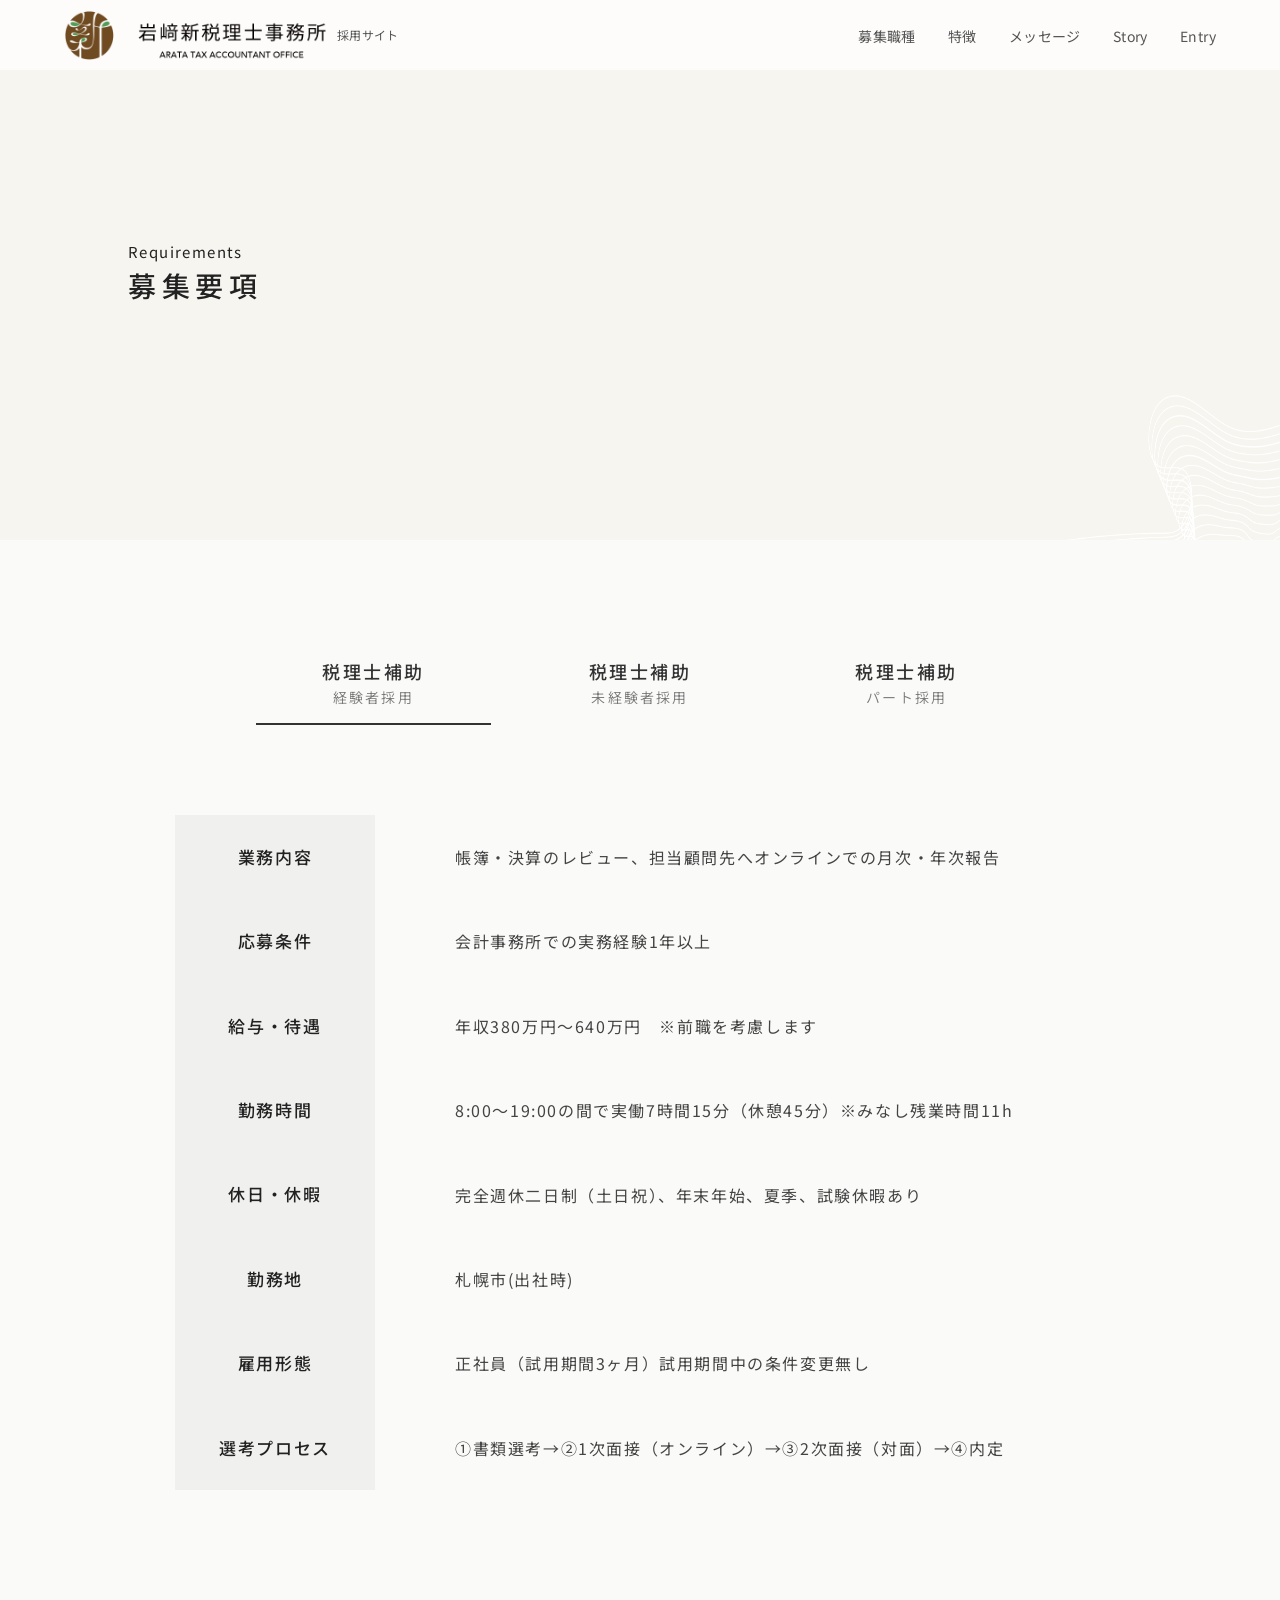
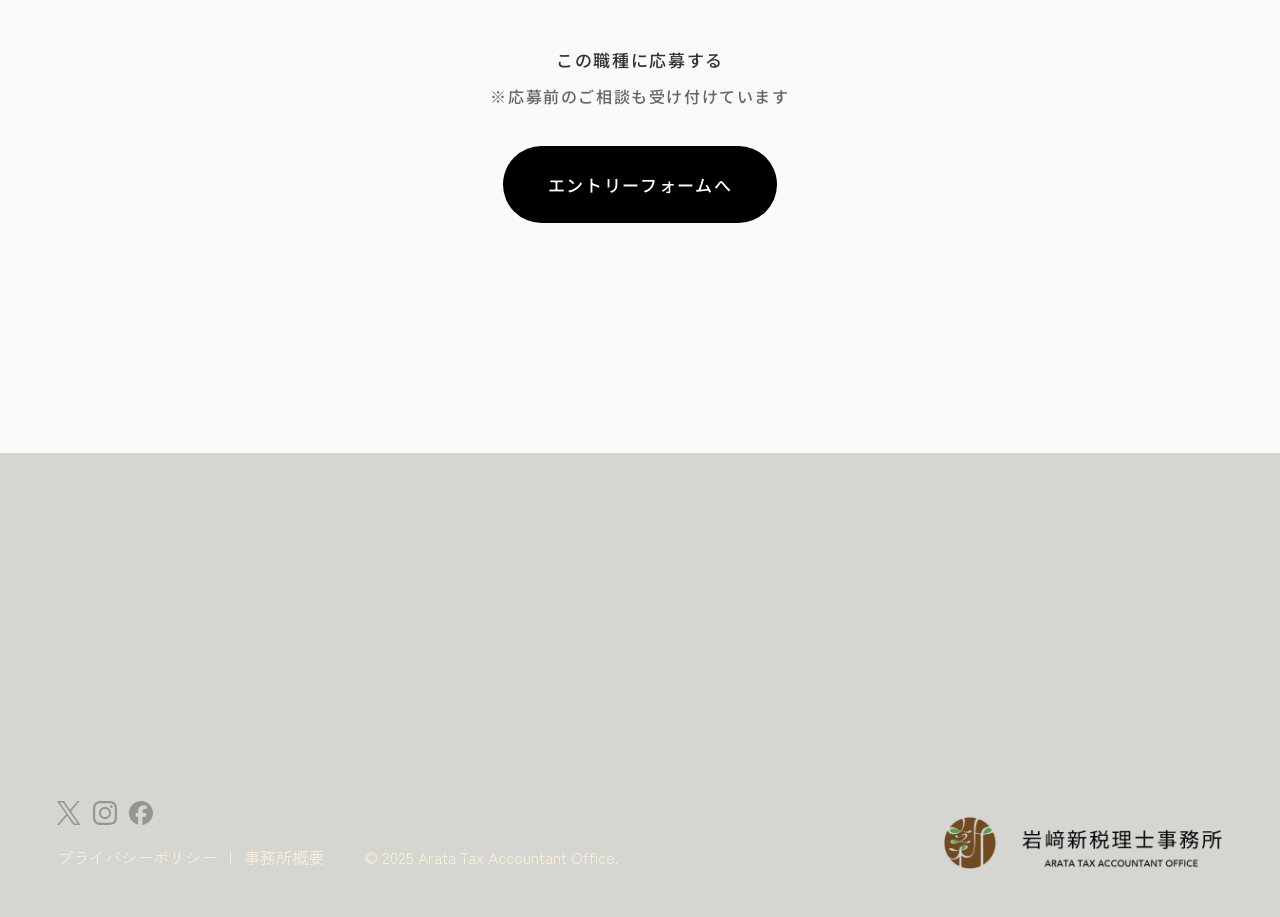
<file: requirements/index.html>
<!DOCTYPE html>
<html lang="ja">
<head>
    <meta charset="UTF-8">
    <meta name="viewport" content="width=device-width, initial-scale=1.0">
    <link rel="preconnect" href="https://fonts.googleapis.com">
    <link rel="preconnect" href="https://fonts.gstatic.com" crossorigin>
    <link href="https://fonts.googleapis.com/css2?family=Zen+Kaku+Gothic+New:wght@300;400;500;700&display=swap" rel="stylesheet">
    <link href="https://fonts.googleapis.com/css2?family=Noto+Sans+JP:wght@400;500&display=swap" rel="stylesheet">
    <title>募集要項｜岩﨑新税理士事務所</title>
    <meta name="description" content="岩﨑新税理士事務所の募集職種をご案内します。税理士補助の経験者採用・未経験者採用・パート採用など、各職種の仕事内容や応募条件をご確認いただけます。">
    <link rel="icon" href="../img/favicon.png" type="image/png">
    <link rel="stylesheet" href="../css/style.css">
    <link rel="stylesheet" href="../css/requirements.css">
    
</head>
<body>
  <header class="site-header">
    <div class="site-header__inner l-container">
      <div class="site-header__branding">
        <div class="site-header__logo">
          <a href="../index.html" class="site-header__logo-link">
            <img src="../img/logo_header.png" alt="岩﨑税理士事務所">
          </a>
        </div>

        <p class="site-header__label">採用サイト</p>
      </div>

      <nav class="site-header__nav" aria-label="グローバルナビゲーション">
        <ul class="site-header__list">
          <li class="site-header__item">
            <a href="index.html" class="is-current site-header__link">募集職種</a>
          </li>
          <li class="site-header__item">
            <a href="../index.html#feature" class="site-header__link">特徴</a>
          </li>
          <li class="site-header__item">
            <a href="../index.html#message" class="site-header__link">メッセージ</a>
          </li>
          <li class="site-header__item">
            <a href="../story/index.html" class="site-header__link">Story</a>
          </li>
          <li class="site-header__item">
            <a href="../entry/index.html" class="site-header__link">Entry</a>
          </li>
        </ul>
      </nav>
    </div>
  </header>
  <header class="sp-header">
    <a href="../index.html" class="sp-header__brand" aria-label="岩﨑新税理士事務所 採用サイト">
      <img src="../img/logo_header.png" alt="岩﨑新税理士事務所">
      <span class="sp-header__site-label">採用サイト</span>
    </a>

    <button class="sp-header__menu" type="button" aria-label="メニューを開く" aria-expanded="false" aria-controls="sp-nav-panel">
    <svg xmlns="http://www.w3.org/2000/svg" width="20" height="17" viewBox="0 0 20 17" fill="none" aria-hidden="true">
      <rect width="20" height="1" fill="white"/>
      <rect y="8" width="20" height="1" fill="white"/>
      <rect y="16" width="20" height="1" fill="white"/>
    </svg>
    </button>
    <div class="sp-nav-overlay" id="sp-nav-overlay" aria-hidden="true"></div>

    <div class="sp-nav-panel" id="sp-nav-panel" aria-hidden="true">
      <nav class="sp-nav" aria-label="スマートフォンメニュー">
        <ul class="sp-nav__list">
          <li class="sp-nav__item">
            <a href="#" class="is-current">募集職種</a>
          </li>
          <li class="sp-nav__item">
            <a href="../index.html#feature-sp">特徴</a>
          </li>
          <li class="sp-nav__item">
            <a href="../index.html#message">メッセージ</a>
          </li>
          <li class="sp-nav__item">
            <a href="../story/index.html">インタビュー</a>
          </li>
          <li class="sp-nav__item">
            <a href="../entry/index.html">Entry</a>
          </li>
        </ul>
      </nav>
    </div>
  </header>
  <main>
    <section class="hero">
    <!-- 等高線 -->
    <div class="hero__ornament" aria-hidden="true">
    <img src="../img/contour_lower.png" alt="">
    </div>
    <div class="hero__inner">
     <div class="requirements-hero__copy">
      <p class="hero__subtitle">Requirements</p>
      <h1 class="hero__title">募集要項</h1>
     </div>
    </div>
    </section>
    
    <section class="requirements">
      <!-- 職種 -->
      <div class="requirements__job">
        <div class="requirements__tabs" role="tablist" aria-label="募集職種">

          <button
            type="button"
            class="requirements__tab is-active"
            role="tab"
            aria-selected="true"
            aria-controls="requirements-panel-experienced"
            id="requirements-tab-experienced"
            data-tab="experienced"
          >
            <span class="requirements__tab-job">税理士補助</span>
            <span class="requirements__tab-type">経験者採用</span>
          </button>

          <button
            type="button"
            class="requirements__tab"
            role="tab"
            aria-selected="false"
            aria-controls="requirements-panel-inexperienced"
            id="requirements-tab-inexperienced"
            data-tab="inexperienced"
          >
            <span class="requirements__tab-job">税理士補助</span>
            <span class="requirements__tab-type">未経験者採用</span>
          </button>

          <button
            type="button"
            class="requirements__tab"
            role="tab"
            aria-selected="false"
            aria-controls="requirements-panel-part"
            id="requirements-tab-part"
            data-tab="part"
          >
            <span class="requirements__tab-job">税理士補助</span>
            <span class="requirements__tab-type">パート採用</span>
          </button>

        </div>

        <div class="requirements__select-wrap">
          <select class="requirements__select" aria-label="募集職種を選択">
            <option value="experienced" selected>
              税理士補助 / 経験者採用
            </option>
            <option value="inexperienced">
              税理士補助 / 未経験者採用
            </option>
            <option value="part">
              税理士補助 / パート採用
            </option>
          </select>
        </div>
      </div>



      <div
      class="requirements__panel is-active"
      id="requirements-panel-experienced"
      role="tabpanel"
      aria-labelledby="requirements-tab-experienced"
      data-panel="experienced">
    
        <dl class="requirements__row">
          <dt>業務内容</dt>
          <dd>帳簿・決算のレビュー、<br class="u-br-sp">担当顧問先へオンラインでの月次・年次報告</dd>
        </dl>

        <dl class="requirements__row">
          <dt>応募条件</dt>
          <dd>会計事務所での実務経験1年以上</dd>
        </dl>

        <dl class="requirements__row">
          <dt>給与・待遇</dt>
          <dd>年収380万円～640万円　<br class="u-br-sp">※前職を考慮します</dd>
        </dl>

        <dl class="requirements__row">
          <dt>勤務時間</dt>
          <dd>8:00～19:00の間で実働7時間15分<br class="u-br-sp">（休憩45分）<br class="u-br-sp">※みなし残業時間11h</dd>
        </dl>

        <dl class="requirements__row">
          <dt>休日・休暇</dt>
          <dd>完全週休二日制（土日祝）、<br class="u-br-sp">年末年始、夏季、試験休暇あり</dd>
        </dl>

        <dl class="requirements__row">
          <dt>勤務地</dt>
          <dd>札幌市(出社時)</dd>
        </dl>

        <dl class="requirements__row">
          <dt>雇用形態</dt>
          <dd>正社員（試用期間3ヶ月）<br class="u-br-sp">試用期間中の条件変更無し</dd>
        </dl>

        <dl class="requirements__row">
          <dt>選考プロセス</dt>

          <dd class="requirements__process">

            <span class="requirements__process-pc">
              ①書類選考→②1次面接（オンライン）→③2次面接（対面）→④内定
            </span>

            <div class="requirements__process-stack">

              <div class="requirements__process-item">
                <span class="requirements__process-mark">
                  ①<br>│
                </span>
                <span class="requirements__process-text">
                  書類選考
                </span>
              </div>

              <div class="requirements__process-item">
                <span class="requirements__process-mark">
                  ②<br>│
                </span>
                <span class="requirements__process-text">
                  1次面接（オンライン）
                </span>
              </div>

              <div class="requirements__process-item">
                <span class="requirements__process-mark">
                  ③<br>│
                </span>
                <span class="requirements__process-text">
                  2次面接（対面）
                </span>
              </div>

              <div class="requirements__process-item">
                <span class="requirements__process-mark">
                  ④
                </span>
                <span class="requirements__process-text">
                  内定
                </span>
              </div>

            </div>

          </dd>
        </dl>
      </div>

      <div
        class="requirements__panel"
        id="requirements-panel-inexperienced"
        role="tabpanel"
        aria-labelledby="requirements-tab-inexperienced"
        data-panel="inexperienced">
      

        <dl class="requirements__row">
          <dt>業務内容</dt>
          <dd>月次入力、決算書作成、<br class="u-br-sp">顧問先へのサポート補助業務</dd>
        </dl>

        <dl class="requirements__row">
          <dt>応募条件</dt>
          <dd>日商簿記2級以上、原則として税理士を目指されている方</dd>
        </dl>

        <dl class="requirements__row">
          <dt>給与・待遇</dt>
          <dd>年収360万円～400万円　<br class="u-br-sp">※前職を考慮します</dd>
        </dl>

        <dl class="requirements__row">
          <dt>勤務時間</dt>
          <dd>8:00～19:00の間で実働7時間15分<br class="u-br-sp">（休憩45分）<br class="u-br-sp">※みなし残業時間11h</dd>
        </dl>

        <dl class="requirements__row">
          <dt>休日・休暇</dt>
          <dd>完全週休二日制（土日祝）、<br class="u-br-sp">年末年始、夏季、試験休暇あり</dd>
        </dl>

        <dl class="requirements__row">
          <dt>勤務地</dt>
          <dd>札幌市(出社時)</dd>
        </dl>

        <dl class="requirements__row">
          <dt>雇用形態</dt>
          <dd>正社員（試用期間3ヶ月）<br class="u-br-sp">試用期間中の条件変更無し</dd>
        </dl>

        <dl class="requirements__row">
          <dt>選考プロセス</dt>

          <dd class="requirements__process">

            <span class="requirements__process-pc">
              ①書類選考→②1次面接（オンライン）→③2次面接（対面）→④内定
            </span>

            <div class="requirements__process-stack">

              <div class="requirements__process-item">
                <span class="requirements__process-mark">
                  ①<br>│
                </span>
                <span class="requirements__process-text">
                  書類選考
                </span>
              </div>

              <div class="requirements__process-item">
                <span class="requirements__process-mark">
                  ②<br>│
                </span>
                <span class="requirements__process-text">
                  1次面接（オンライン）
                </span>
              </div>

              <div class="requirements__process-item">
                <span class="requirements__process-mark">
                  ③<br>│
                </span>
                <span class="requirements__process-text">
                  2次面接（対面）
                </span>
              </div>

              <div class="requirements__process-item">
                <span class="requirements__process-mark">
                  ④
                </span>
                <span class="requirements__process-text">
                  内定
                </span>
              </div>

            </div>

          </dd>
        </dl>

      </div>

      <div
        class="requirements__panel"
        id="requirements-panel-part"
        role="tabpanel"
        aria-labelledby="requirements-tab-part"
        data-panel="part">
      

        <dl class="requirements__row">
          <dt>業務内容</dt>
          <dd>月次入力、決算補助、<br class="u-br-sp">クラウド会計ソフトを使用した会計業務全般</dd>
        </dl>

        <dl class="requirements__row">
          <dt>応募条件</dt>
          <dd>日商簿記3級以上、会計事務所<br class="u-br-sp">又は事業会社での経理経験1年以上</dd>
        </dl>

        <dl class="requirements__row">
          <dt>給与・待遇</dt>
          <dd>時給1,300円以上</dd>
        </dl>

        <dl class="requirements__row">
          <dt>勤務時間</dt>
          <dd>8:00～18:00の間で<br class="u-br-sp">4ｈ以上</dd>
        </dl>

        <dl class="requirements__row">
          <dt>休日・休暇</dt>
          <dd>完全週休二日制（土日祝）、<br class="u-br-sp">年末年始休暇</dd>
        </dl>

        <dl class="requirements__row">
          <dt>勤務地</dt>
          <dd>札幌市(出社時)</dd>
        </dl>

        <dl class="requirements__row">
          <dt>雇用形態</dt>
          <dd>パート（試用期間3ヶ月）<br class="u-br-sp">試用期間中の条件変更無し</dd>
        </dl>

        <dl class="requirements__row">
          <dt>選考プロセス</dt>

          <dd class="requirements__process">

            <span class="requirements__process-pc">
              ①書類選考→②1次面接（オンライン）→③2次面接（対面）→④内定
            </span>

            <div class="requirements__process-stack">

              <div class="requirements__process-item">
                <span class="requirements__process-mark">
                  ①<br>│
                </span>
                <span class="requirements__process-text">
                  書類選考
                </span>
              </div>

              <div class="requirements__process-item">
                <span class="requirements__process-mark">
                  ②<br>│
                </span>
                <span class="requirements__process-text">
                  1次面接（オンライン）
                </span>
              </div>

              <div class="requirements__process-item">
                <span class="requirements__process-mark">
                  ③<br>│
                </span>
                <span class="requirements__process-text">
                  2次面接（対面）
                </span>
              </div>

              <div class="requirements__process-item">
                <span class="requirements__process-mark">
                  ④
                </span>
                <span class="requirements__process-text">
                  内定
                </span>
              </div>

            </div>

          </dd>
        </dl>

      </div>

  

      <div class="requirements__cta">

        <p class="requirements__cta-title">
          この職種に応募する
        </p>

        <p class="requirements__cta-text">
          ※応募前のご相談も受け付けています
        </p>

        <a href="../entry/index.html" class="requirements__cta-button">
          エントリーフォームへ
        </a>

      </div>
    </section>
  </main>
  <footer class="site-footer">
   <div class="site-footer__inner l-container">

    <div class="site-footer__left">
      <div class="site-footer__social">
        <a href="https://x.com/taxmania11" target="_blank" class="site-footer__social-link" aria-label="X">
          <img src="../img/icon-X.svg" alt="X">
        </a>
        <a href="https://www.instagram.com/iwasaki_tax_office/" target="_blank"class="site-footer__social-link" aria-label="Instagram">
          <img src="../img/icon-Instagram.svg" alt="Instagram" target="_blank">
        </a>
        <a href="https://www.facebook.com/people/%E5%B2%A9%EF%A8%91%E6%96%B0%E7%A8%8E%E7%90%86%E5%A3%AB%E4%BA%8B%E5%8B%99%E6%89%80/100089479747477/" target="_blank"class="site-footer__social-link" aria-label="Facebook">
          <img src="../img/icon-facebook.svg" alt="Facebook">
        </a>
      </div>

      <div class="site-footer__bottom">
        <nav class="site-footer__nav" aria-label="フッターナビゲーション">
          <a href="https://iwasaki-taxoffice.jp/privacy/" class="site-footer__nav-link">プライバシーポリシー</a>
          <a href="https://iwasaki-taxoffice.jp/office/" class="site-footer__nav-link">事務所概要</a>
        </nav>

        <p class="site-footer__copy">
          © 2025 Arata Tax Accountant Office.
        </p>
      </div>
    </div>

    <div class="site-footer__right">
      <a href="../index.html" class="site-header__logo-link">
        <img src="../img/logo_header.png" alt="岩﨑税理士事務所">
      </a>
    </div>

   </div>
  </footer>
  
  <script>
    //ヘッダーの昇降
    let lastScrollY = window.scrollY;
    const header = document.querySelector('.site-header');

    window.addEventListener('scroll', () => {
    const currentScrollY = window.scrollY;

    if (Math.abs(currentScrollY - lastScrollY) < 5) return;

    if (currentScrollY > lastScrollY && currentScrollY > 80) {
        header.classList.add('is-hidden');
    } else {
        header.classList.remove('is-hidden');
    }

    lastScrollY = currentScrollY;
    });

    //ハンバーガー開閉のscript
    document.addEventListener('DOMContentLoaded', function () {
    const menuButton = document.querySelector('.sp-header__menu');
    const navPanel = document.querySelector('.sp-nav-panel');
    const overlay = document.querySelector('.sp-nav-overlay');
    const navLinks = document.querySelectorAll('.sp-nav__item a');

    if (!menuButton || !navPanel || !overlay) return;

    const openNav = () => {
      navPanel.classList.remove('is-closing');
      overlay.classList.remove('is-closing');

      navPanel.classList.add('is-open');
      overlay.classList.add('is-open');
      document.body.classList.add('is-nav-open');

      menuButton.setAttribute('aria-expanded', 'true');
      menuButton.setAttribute('aria-label', 'メニューを閉じる');
      navPanel.setAttribute('aria-hidden', 'false');
      overlay.setAttribute('aria-hidden', 'false');
    };

    const closeNav = () => {
      navPanel.classList.add('is-closing');
      overlay.classList.add('is-closing');

      navPanel.classList.remove('is-open');
      overlay.classList.remove('is-open');
      document.body.classList.remove('is-nav-open');

      menuButton.setAttribute('aria-expanded', 'false');
      menuButton.setAttribute('aria-label', 'メニューを開く');
      navPanel.setAttribute('aria-hidden', 'true');
      overlay.setAttribute('aria-hidden', 'true');

      window.setTimeout(() => {
        navPanel.classList.remove('is-closing');
        overlay.classList.remove('is-closing');
      }, 240);
    };

    const toggleNav = () => {
      const isOpen = menuButton.getAttribute('aria-expanded') === 'true';
      if (isOpen) {
        closeNav();
      } else {
        openNav();
      }
    };

    menuButton.addEventListener('click', toggleNav);
    overlay.addEventListener('click', closeNav);

    navLinks.forEach(link => {
      link.addEventListener('click', closeNav);
    });

    document.addEventListener('keydown', function (e) {
      if (e.key === 'Escape' && menuButton.getAttribute('aria-expanded') === 'true') {
        closeNav();
      }
    });
  });

  // 募集要項タブ切替
document.addEventListener('DOMContentLoaded', function () {
  const tabs = document.querySelectorAll('.requirements__tab');
  const panels = document.querySelectorAll('.requirements__panel');
  const select = document.querySelector('.requirements__select');

  if (!tabs.length || !panels.length || !select) return;

  const activatePanel = (target) => {
    tabs.forEach(tab => {
      const isActive = tab.dataset.tab === target;
      tab.classList.toggle('is-active', isActive);
      tab.setAttribute('aria-selected', isActive ? 'true' : 'false');
    });

    panels.forEach(panel => {
      const isActive = panel.dataset.panel === target;
      panel.classList.toggle('is-active', isActive);
    });

    select.value = target;
  };

  tabs.forEach(tab => {
    tab.addEventListener('click', function () {
      activatePanel(this.dataset.tab);
    });
  });

  select.addEventListener('change', function () {
    activatePanel(this.value);
  });
  // URLパラメータから初期職種を切替
  const params = new URLSearchParams(window.location.search);
  const initialJob = params.get('job');

  if (initialJob) {
    activatePanel(initialJob);
  }
});
  </script>
</body>
</html>
</file>
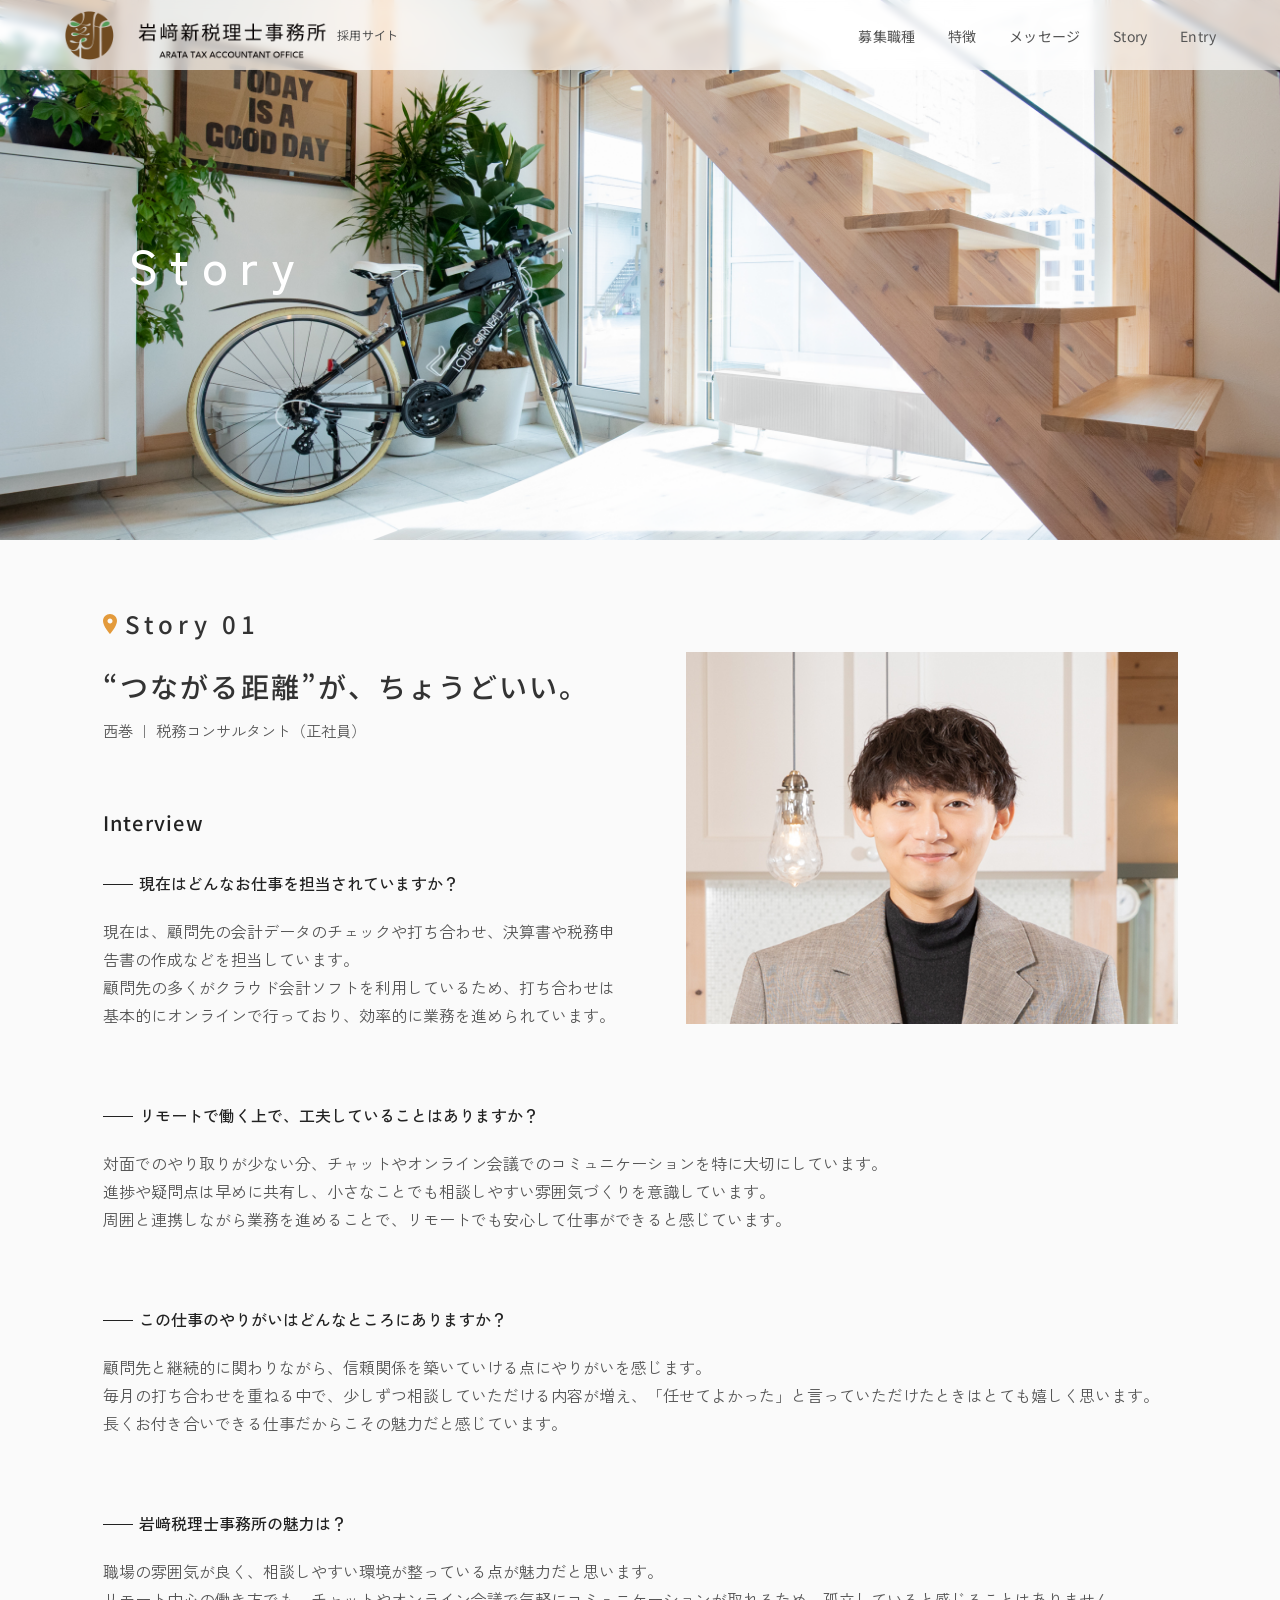
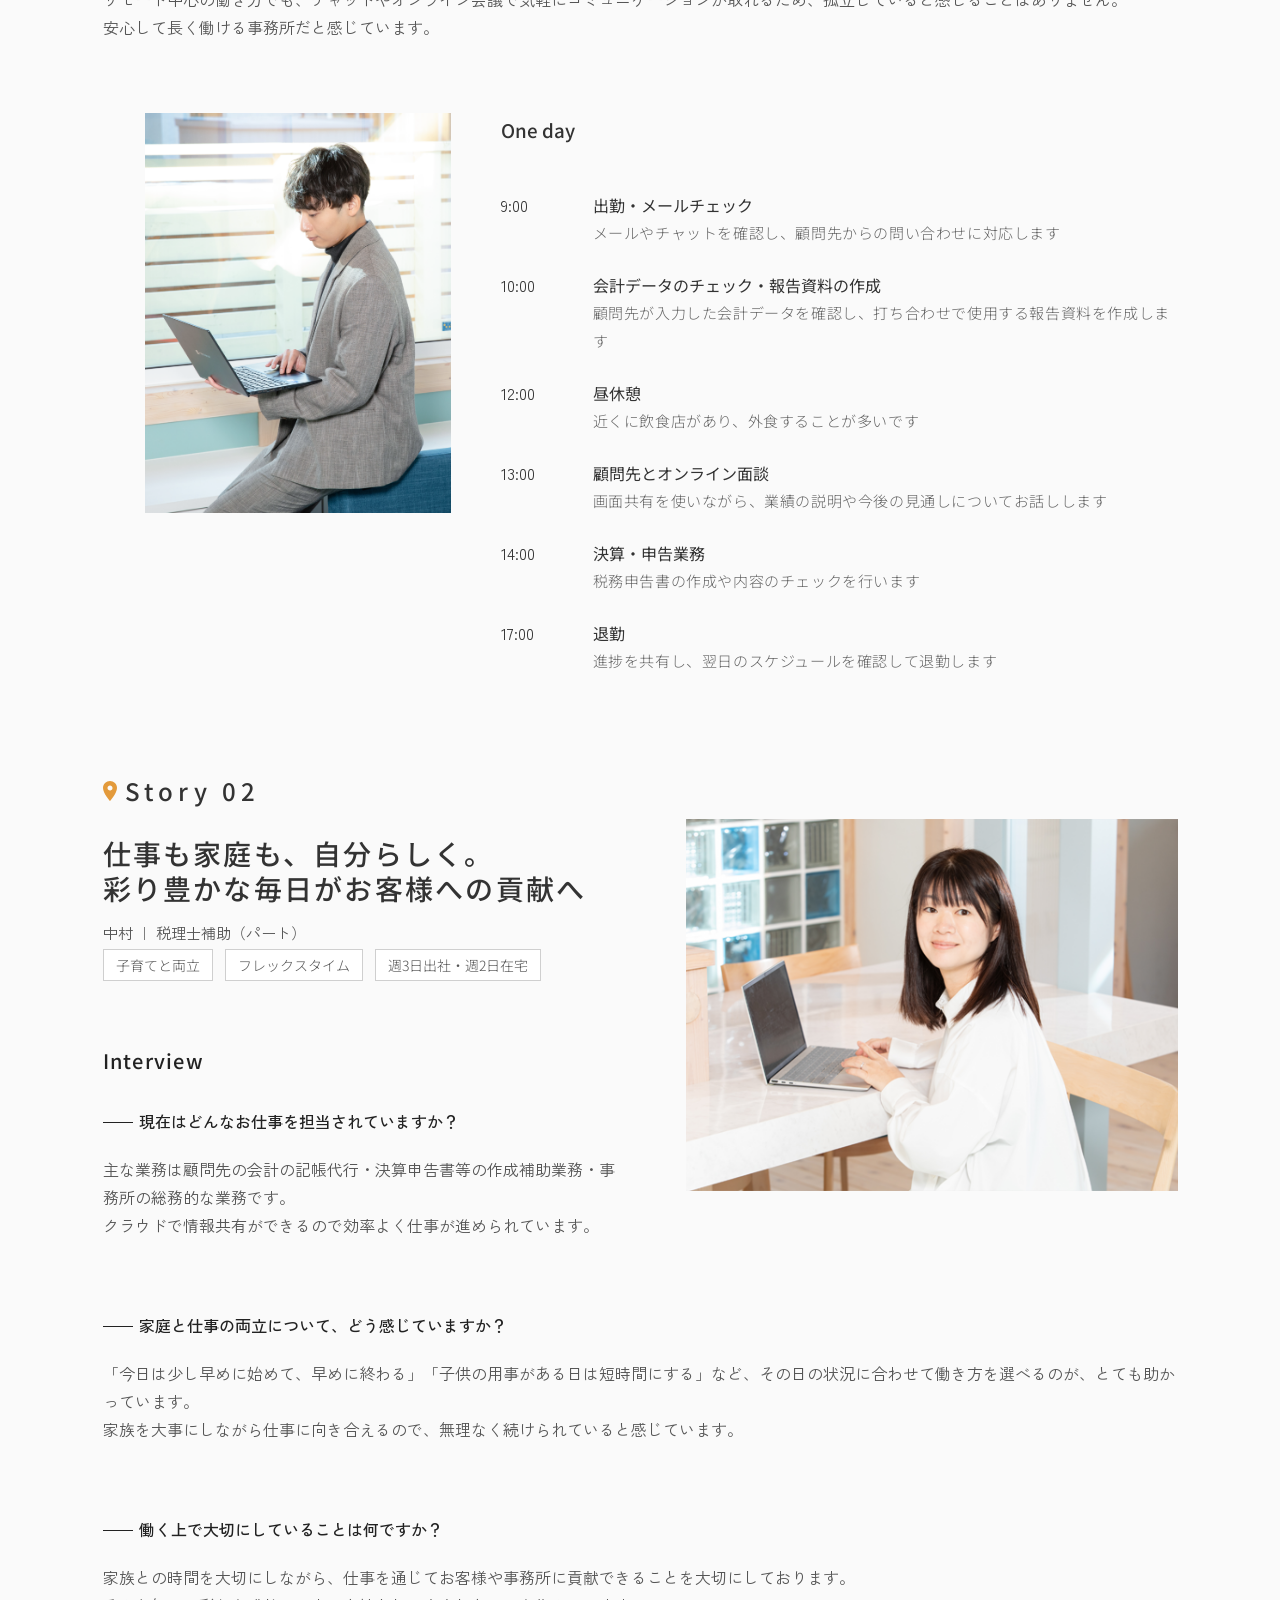
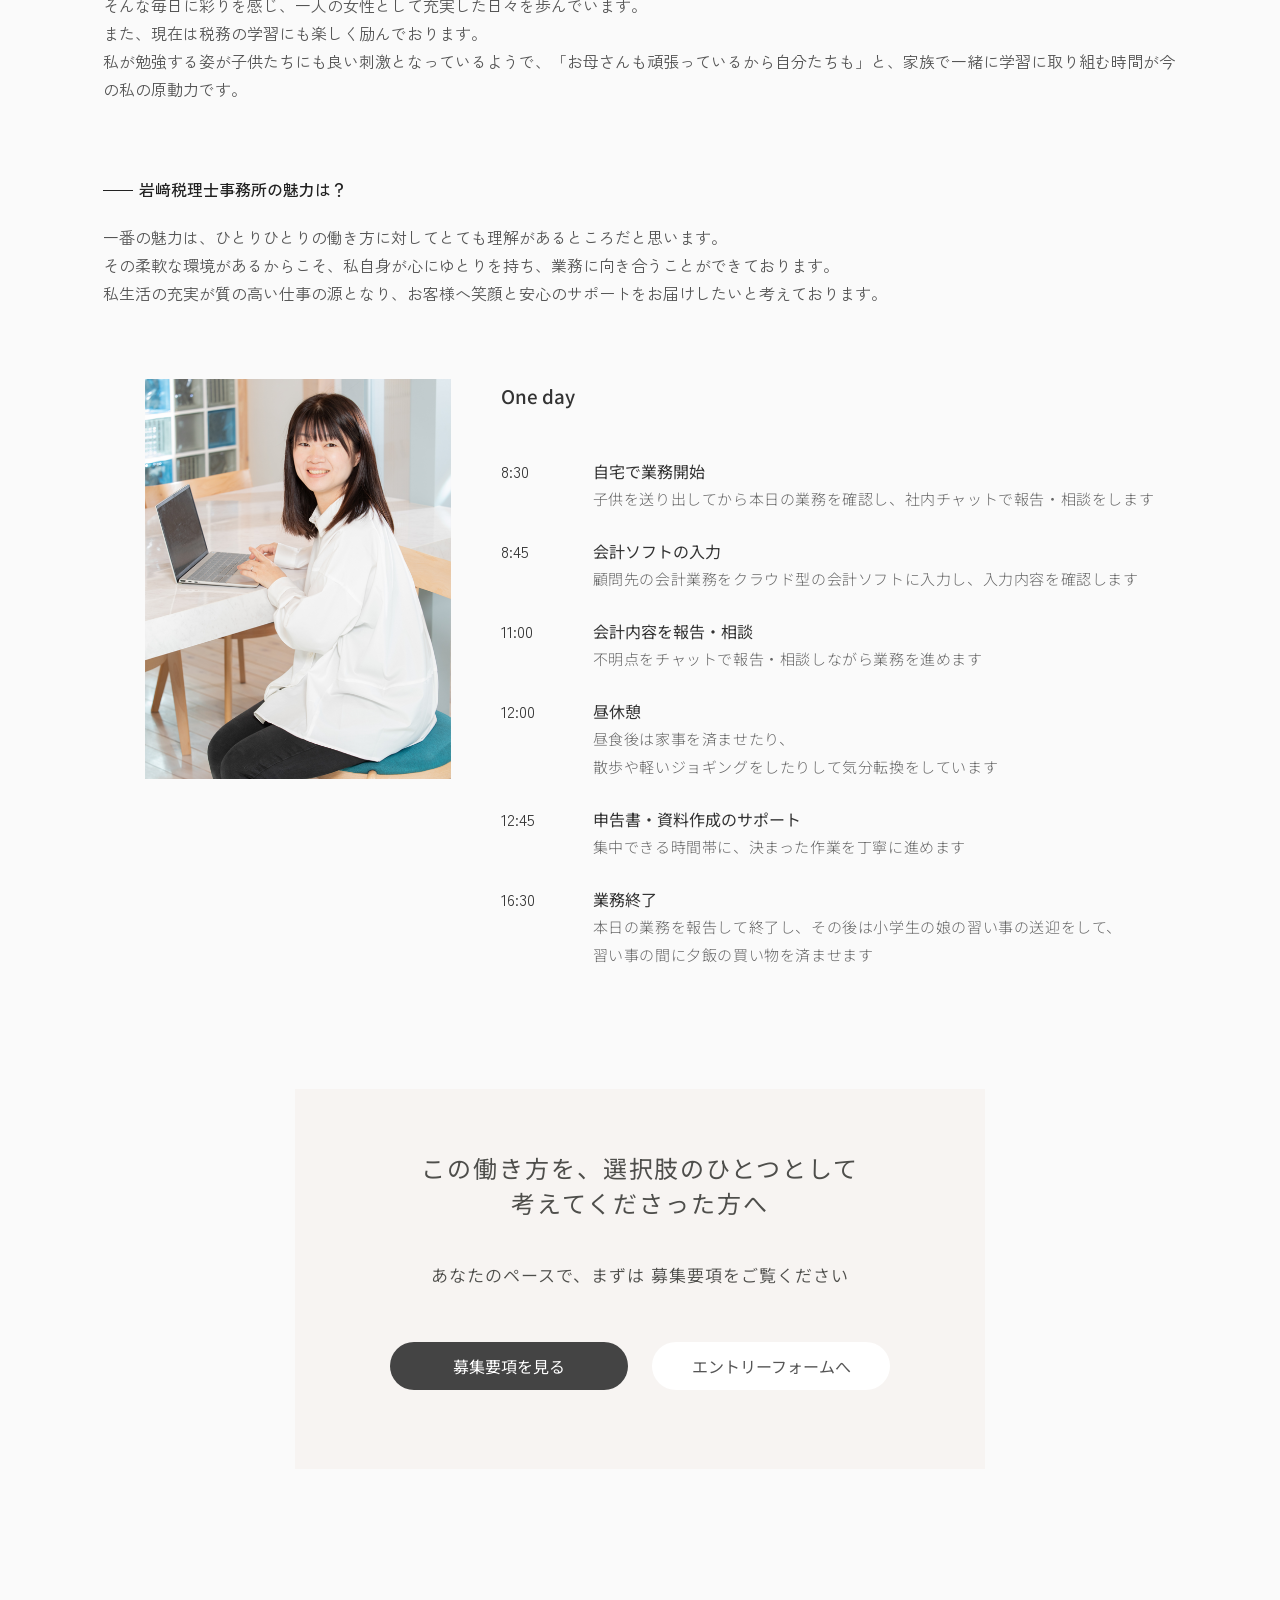
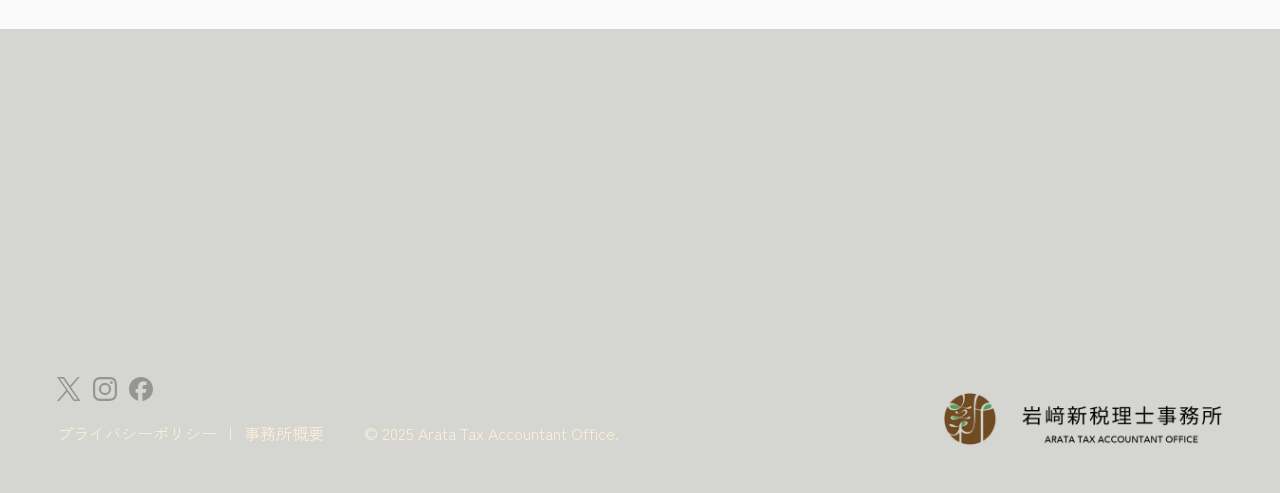
<file: story/index.html>
<!DOCTYPE html>
<html lang="ja">
<head>
    <meta charset="UTF-8">
    <meta name="viewport" content="width=device-width, initial-scale=1.0">
    <link rel="preconnect" href="https://fonts.googleapis.com">
    <link rel="preconnect" href="https://fonts.gstatic.com" crossorigin>
    <link href="https://fonts.googleapis.com/css2?family=Zen+Kaku+Gothic+New:wght@300;400;500;700&display=swap" rel="stylesheet">
    <link href="https://fonts.googleapis.com/css2?family=Noto+Sans+JP:wght@400;500&display=swap" rel="stylesheet">
    <title>STORY｜岩﨑新税理士事務所</title>
    <link rel="icon" href="../img/favicon.png">
    <link rel="stylesheet" href="../css/style.css">
    <link rel="stylesheet" href="../css/story.css">
</head>
<body class="page-story"><!--body にクラスつけて背景色変えてるよー！-->
  <header class="site-header">
    <div class="site-header__inner l-container">
      <div class="site-header__branding">
        <div class="site-header__logo">
          <a href="../index.html" class="site-header__logo-link">
            <img src="../img/logo_header.png" alt="岩﨑税理士事務所">
          </a>
        </div>

        <p class="site-header__label">採用サイト</p>
      </div>

      <nav class="site-header__nav" aria-label="グローバルナビゲーション">
        <ul class="site-header__list">
          <li class="site-header__item">
            <a href="../requirements/index.html" class="site-header__link">募集職種</a>
          </li>
          <li class="site-header__item">
            <a href="../index.html#feature" class="site-header__link">特徴</a>
          </li>
          <li class="site-header__item">
            <a href="../index.html#message" class="site-header__link">メッセージ</a>
          </li>
          <li class="site-header__item">
            <a href="./index.html" class="site-header__link">Story</a>
          </li>
          <li class="site-header__item">
            <a href="../entry/index.html" class="site-header__link">Entry</a>
          </li>
        </ul>
      </nav>
    </div>
  </header>
  <header class="sp-header">
    <a href="../index.html" class="sp-header__brand" aria-label="岩﨑新税理士事務所 採用サイト">
      <img src="../img/logo_header.png" alt="岩﨑新税理士事務所">
      <span class="sp-header__site-label">採用サイト</span>
    </a>

    <button class="sp-header__menu" type="button" aria-label="メニューを開く" aria-expanded="false" aria-controls="sp-nav-panel">
    <svg xmlns="http://www.w3.org/2000/svg" width="20" height="17" viewBox="0 0 20 17" fill="none" aria-hidden="true">
      <rect width="20" height="1" fill="white"/>
      <rect y="8" width="20" height="1" fill="white"/>
      <rect y="16" width="20" height="1" fill="white"/>
    </svg>
    </button>
    <div class="sp-nav-overlay" id="sp-nav-overlay" aria-hidden="true"></div>

    <div class="sp-nav-panel" id="sp-nav-panel" aria-hidden="true">
      <nav class="sp-nav" aria-label="スマートフォンメニュー">
        <ul class="sp-nav__list">
          <li class="sp-nav__item">
            <a href="../requirements/index.html">募集職種</a>
          </li>
          <li class="sp-nav__item">
            <a href="../index.html#feature-sp">特徴</a>
          </li>
          <li class="sp-nav__item">
            <a href="../index.html#message">メッセージ</a>
          </li>
          <li class="sp-nav__item">
            <a href="#" class="is-current">インタビュー</a>
          </li>

          <li class="sp-nav__item">
            <a href="../entry/index.html">Entry</a>
          </li>
        </ul>
      </nav>
    </div>
  </header>
  <main>
    <section class="hero">
      <figure class="hero__image-box">
          <img src="../img/interior-02.webp" alt="階段と自転車">
      </figure>
      <div class="hero__inner">
        <div class="story-hero__copy">
          <h1 class="hero__title">Story</h1>
        </div>
      </div>
    </section>

    <section class="story">
      <article class="story-person" data-person="nishimaki">
        <div class="story-person__intro">
          <div class="story-person__lead">
            <p class="story-person__story">
              <span class="story-person__story-icon" aria-hidden="true">
                <svg width="14" height="20" viewBox="0 0 14 20" fill="none" xmlns="http://www.w3.org/2000/svg">
                  <path d="M7 9.5C6.33696 9.5 5.70107 9.23661 5.23223 8.76777C4.76339 8.29893 4.5 7.66304 4.5 7C4.5 6.33696 4.76339 5.70107 5.23223 5.23223C5.70107 4.76339 6.33696 4.5 7 4.5C7.66304 4.5 8.29893 4.76339 8.76777 5.23223C9.23661 5.70107 9.5 6.33696 9.5 7C9.5 7.3283 9.43534 7.65339 9.3097 7.95671C9.18406 8.26002 8.99991 8.53562 8.76777 8.76777C8.53562 8.99991 8.26002 9.18406 7.95671 9.3097C7.65339 9.43534 7.3283 9.5 7 9.5ZM7 0C5.14348 0 3.36301 0.737498 2.05025 2.05025C0.737498 3.36301 0 5.14348 0 7C0 12.25 7 20 7 20C7 20 14 12.25 14 7C14 5.14348 13.2625 3.36301 11.9497 2.05025C10.637 0.737498 8.85652 0 7 0Z" fill="#E39A3B"/>
                </svg>
              </span>
              <span class="story-person__story-text">Story 01</span>
            </p>

            <div class="story-person__meta">
              <h2 class="story-person__title">“つながる距離”が、ちょうどいい。</h2>
              <p class="story-person__position">西巻 ｜ 税務コンサルタント（正社員）</p>
            </div>

            <h3 class="story-person__heading">Interview</h3>

            <div class="story-person__qa">
              <p class="story-person__question">現在はどんなお仕事を担当されていますか？</p>
              <p class="story-person__answer">
                現在は、顧問先の会計データのチェックや打ち合わせ、決算書や税務申告書の作成などを担当しています。<br>
                顧問先の多くがクラウド会計ソフトを利用しているため、打ち合わせは基本的にオンラインで行っており、効率的に業務を進められています。
              </p>
            </div>
          </div>

          <figure class="story-person__image">
            <img src="../img/nishimaki-story-sp.webp" alt="西巻さんの写真">
          </figure>
        </div>

        <div class="story-person__qa-group">
          <div class="story-person__qa">
            <p class="story-person__question">リモートで働く上で、工夫していることはありますか？</p>
            <p class="story-person__answer">
              対面でのやり取りが少ない分、チャットやオンライン会議でのコミュニケーションを特に大切にしています。<br>
              進捗や疑問点は早めに共有し、小さなことでも相談しやすい雰囲気づくりを意識しています。<br>
              周囲と連携しながら業務を進めることで、リモートでも安心して仕事ができると感じています。
            </p>
          </div>

          <div class="story-person__qa">
            <p class="story-person__question">この仕事のやりがいはどんなところにありますか？</p>
            <p class="story-person__answer">
              顧問先と継続的に関わりながら、信頼関係を築いていける点にやりがいを感じます。<br>
              毎月の打ち合わせを重ねる中で、少しずつ相談していただける内容が増え、「任せてよかった」と言っていただけたときはとても嬉しく思います。<br>
              長くお付き合いできる仕事だからこその魅力だと感じています。
            </p>
          </div>

          <div class="story-person__qa">
            <p class="story-person__question">岩﨑税理士事務所の魅力は？</p>
            <p class="story-person__answer">
              職場の雰囲気が良く、相談しやすい環境が整っている点が魅力だと思います。<br>
              リモート中心の働き方でも、チャットやオンライン会議で気軽にコミュニケーションが取れるため、孤立していると感じることはありません。<br>
              安心して長く働ける事務所だと感じています。
            </p>
          </div>
        </div>
        
        <div class="story-person__day">
          <figure class="story-person__day-image">
            <img src="../img/nishimaki-sp-FV.webp" alt="西巻さんの一日の様子">
          </figure>
          <figure class="story-person__day-image--sp">
            <img src="../img/nishimaki-pc-FV.webp" alt="西巻さんの一日の様子">
          </figure>

          <div class="story-person__day-body">
            <h3 class="story-person__day-heading">One day</h3>

            <dl class="schedule">
              <div class="schedule__item">
                <dt class="schedule__time">9:00</dt>
                <dd class="schedule__body">
                  <p class="schedule__title">出勤・メールチェック</p>
                  <p class="schedule__desc">メールやチャットを確認し、顧問先からの問い合わせに対応します</p>
                </dd>
              </div>

              <div class="schedule__item">
                <dt class="schedule__time">10:00</dt>
                <dd class="schedule__body">
                  <p class="schedule__title">会計データのチェック・報告資料の作成</p>
                  <p class="schedule__desc">顧問先が入力した会計データを確認し、打ち合わせで使用する報告資料を作成します</p>
                </dd>
              </div>

              <div class="schedule__item">
                <dt class="schedule__time">12:00</dt>
                <dd class="schedule__body">
                  <p class="schedule__title">昼休憩</p>
                  <p class="schedule__desc">近くに飲食店があり、外食することが多いです</p>
                </dd>
              </div>

              <div class="schedule__item">
                <dt class="schedule__time">13:00</dt>
                <dd class="schedule__body">
                  <p class="schedule__title">顧問先とオンライン面談</p>
                  <p class="schedule__desc">画面共有を使いながら、業績の説明や今後の見通しについてお話しします</p>
                </dd>
              </div>

              <div class="schedule__item">
                <dt class="schedule__time">14:00</dt>
                <dd class="schedule__body">
                  <p class="schedule__title">決算・申告業務</p>
                  <p class="schedule__desc">税務申告書の作成や内容のチェックを行います</p>
                </dd>
              </div>

              <div class="schedule__item">
                <dt class="schedule__time">17:00</dt>
                <dd class="schedule__body">
                  <p class="schedule__title">退勤</p>
                  <p class="schedule__desc">進捗を共有し、翌日のスケジュールを確認して退勤します</p>
                </dd>
              </div>
            </dl>
          </div>
        </div>
      </article>

      <article class="story-person" data-person="nakamura">
        <div class="story-person__intro">
          <div class="story-person__lead">
            <p class="story-person__story">
              <span class="story-person__story-icon" aria-hidden="true">
                <svg width="14" height="20" viewBox="0 0 14 20" fill="none" xmlns="http://www.w3.org/2000/svg">
                  <path d="M7 9.5C6.33696 9.5 5.70107 9.23661 5.23223 8.76777C4.76339 8.29893 4.5 7.66304 4.5 7C4.5 6.33696 4.76339 5.70107 5.23223 5.23223C5.70107 4.76339 6.33696 4.5 7 4.5C7.66304 4.5 8.29893 4.76339 8.76777 5.23223C9.23661 5.70107 9.5 6.33696 9.5 7C9.5 7.3283 9.43534 7.65339 9.3097 7.95671C9.18406 8.26002 8.99991 8.53562 8.76777 8.76777C8.53562 8.99991 8.26002 9.18406 7.95671 9.3097C7.65339 9.43534 7.3283 9.5 7 9.5ZM7 0C5.14348 0 3.36301 0.737498 2.05025 2.05025C0.737498 3.36301 0 5.14348 0 7C0 12.25 7 20 7 20C7 20 14 12.25 14 7C14 5.14348 13.2625 3.36301 11.9497 2.05025C10.637 0.737498 8.85652 0 7 0Z" fill="#E39A3B"/>
                </svg>
              </span>
              <span class="story-person__story-text">Story 02</span>
            </p>

            <div class="story-person__meta">
              <h2 class="story-person__title">仕事も家庭も、自分らしく。<br>彩り豊かな毎日がお客様への貢献へ</h2>
              <p class="story-person__position">中村 ｜ 税理士補助（パート）</p>

              <div class="story-card__tags">
                <span class="story-card__tag">子育てと両立</span>
                <span class="story-card__tag">フレックスタイム</span>
                <span class="story-card__tag">週3日出社・週2日在宅</span>
              </div>
            </div>

            <h3 class="story-person__heading">Interview</h3>

            <div class="story-person__qa">
              <p class="story-person__question">現在はどんなお仕事を担当されていますか？</p>
              <p class="story-person__answer">
                主な業務は顧問先の会計の記帳代行・決算申告書等の作成補助業務・事務所の総務的な業務です。<br>クラウドで情報共有ができるので効率よく仕事が進められています。
              </p>
            </div>
          </div>

          <figure class="story-person__image">
            <img src="../img/nakamura-story-sp_04.webp" alt="中村さんの写真">
          </figure>
        </div>

        <div class="story-person__qa-group">
          <div class="story-person__qa">
            <p class="story-person__question">家庭と仕事の両立について、どう感じていますか？</p>
            <p class="story-person__answer">
              「今日は少し早めに始めて、早めに終わる」「子供の用事がある日は短時間にする」など、その日の状況に合わせて働き方を選べるのが、とても助かっています。<br>家族を大事にしながら仕事に向き合えるので、無理なく続けられていると感じています。
            </p>
          </div>

          <div class="story-person__qa">
            <p class="story-person__question">働く上で大切にしていることは何ですか？</p>
            <p class="story-person__answer">
              家族との時間を大切にしながら、仕事を通じてお客様や事務所に貢献できることを大切にしております。<br>そんな毎日に彩りを感じ、一人の女性として充実した日々を歩んでいます。<br>また、現在は税務の学習にも楽しく励んでおります。<br>私が勉強する姿が子供たちにも良い刺激となっているようで、「お母さんも頑張っているから自分たちも」と、家族で一緒に学習に取り組む時間が今の私の原動力です。
            </p>
          </div>

          <div class="story-person__qa">
            <p class="story-person__question">岩﨑税理士事務所の魅力は？</p>
            <p class="story-person__answer">
              一番の魅力は、ひとりひとりの働き方に対してとても理解があるところだと思います。<br>その柔軟な環境があるからこそ、私自身が心にゆとりを持ち、業務に向き合うことができております。<br>私生活の充実が質の高い仕事の源となり、お客様へ笑顔と安心のサポートをお届けしたいと考えております。
            </p>
          </div>
        </div>
        
        <div class="story-person__day">
          <figure class="story-person__day-image">
            <img src="../img/nakamura-story-top_02.webp" alt="中村さんの一日の様子">
          </figure>
          <figure class="story-person__day-image--sp">
            <img src="../img/nakamura-story-sp_03.webp" alt="中村さんの一日の様子">
          </figure>

          <div class="story-person__day-body">
            <h3 class="story-person__day-heading">One day</h3>

            <dl class="schedule">
              <div class="schedule__item">
                <dt class="schedule__time">8:30</dt>
                <dd class="schedule__body">
                  <p class="schedule__title">自宅で業務開始</p>
                  <p class="schedule__desc">子供を送り出してから本日の業務を確認し、社内チャットで報告・相談をします</p>
                </dd>
              </div>

              <div class="schedule__item">
                <dt class="schedule__time">8:45</dt>
                <dd class="schedule__body">
                  <p class="schedule__title">会計ソフトの入力</p>
                  <p class="schedule__desc">顧問先の会計業務をクラウド型の会計ソフトに入力し、入力内容を確認します</p>
                </dd>
              </div>

              <div class="schedule__item">
                <dt class="schedule__time">11:00</dt>
                <dd class="schedule__body">
                  <p class="schedule__title">会計内容を報告・相談</p>
                  <p class="schedule__desc">不明点をチャットで報告・相談しながら業務を進めます</p>
                </dd>
              </div>

              <div class="schedule__item">
                <dt class="schedule__time">12:00</dt>
                <dd class="schedule__body">
                  <p class="schedule__title">昼休憩</p>
                  <p class="schedule__desc">昼食後は家事を済ませたり、<br>散歩や軽いジョギングをしたりして気分転換をしています</p>
                </dd>
              </div>

              <div class="schedule__item">
                <dt class="schedule__time">12:45</dt>
                <dd class="schedule__body">
                  <p class="schedule__title">申告書・資料作成のサポート</p>
                  <p class="schedule__desc">集中できる時間帯に、決まった作業を丁寧に進めます</p>
                </dd>
              </div>

              <div class="schedule__item">
                <dt class="schedule__time">16:30</dt>
                <dd class="schedule__body">
                  <p class="schedule__title">業務終了</p>
                  <p class="schedule__desc">本日の業務を報告して終了し、その後は小学生の娘の習い事の送迎をして、<br>習い事の間に夕飯の買い物を済ませます</p>
                </dd>
              </div>
            </dl>
          </div>
        </div>
      </article>
    </section>

    <section class="story-cta">
      <div class="story-cta__inner">
        <p class="story-cta__lead">
          この働き方を、選択肢のひとつとして<br>
          考えてくださった方へ
        </p>

        <p class="story-cta__text">
          あなたのペースで、まずは
          <span class="sp-only">募集要項をご覧ください</span>
          <span class="pc-only">募集要項をご覧ください</span>
        </p>

        <div class="story-cta__buttons">
          <a href="../requirements/index.html" class="story-cta__button story-cta__button--primary">募集要項を見る</a>
          <a href="../entry/index.html" class="story-cta__button story-cta__button--secondary">エントリーフォームへ</a>
        </div>
      </div>
    </section>

  </main>
  <footer class="site-footer">
   <div class="site-footer__inner l-container">

    <div class="site-footer__left">
      <div class="site-footer__social">
        <a href="https://x.com/taxmania11" target="_blank" class="site-footer__social-link" aria-label="X">
          <img src="../img/icon-X.svg" alt="X">
        </a>
        <a href="https://www.instagram.com/iwasaki_tax_office/" target="_blank"class="site-footer__social-link" aria-label="Instagram">
          <img src="../img/icon-Instagram.svg" alt="Instagram" target="_blank">
        </a>
        <a href="https://www.facebook.com/people/%E5%B2%A9%EF%A8%91%E6%96%B0%E7%A8%8E%E7%90%86%E5%A3%AB%E4%BA%8B%E5%8B%99%E6%89%80/100089479747477/" target="_blank"class="site-footer__social-link" aria-label="Facebook">
          <img src="../img/icon-facebook.svg" alt="Facebook">
        </a>
      </div>

      <div class="site-footer__bottom">
        <nav class="site-footer__nav" aria-label="フッターナビゲーション">
          <a href="https://iwasaki-taxoffice.jp/privacy/" class="site-footer__nav-link">プライバシーポリシー</a>
          <a href="https://iwasaki-taxoffice.jp/office/" class="site-footer__nav-link">事務所概要</a>
        </nav>

        <p class="site-footer__copy">
          © 2025 Arata Tax Accountant Office.
        </p>
      </div>
    </div>

    <div class="site-footer__right">
      <a href="../index.html" class="site-header__logo-link">
        <img src="../img/logo_header.png" alt="岩﨑税理士事務所">
      </a>
    </div>

   </div>
  </footer>
  
  <script>
    //ヘッダーの昇降
    let lastScrollY = window.scrollY;
    const header = document.querySelector('.site-header');

    window.addEventListener('scroll', () => {
    const currentScrollY = window.scrollY;

    if (Math.abs(currentScrollY - lastScrollY) < 5) return;

    if (currentScrollY > lastScrollY && currentScrollY > 80) {
        header.classList.add('is-hidden');
    } else {
        header.classList.remove('is-hidden');
    }

    lastScrollY = currentScrollY;
    });

    //ハンバーガー開閉のscript
    document.addEventListener('DOMContentLoaded', function () {
    const menuButton = document.querySelector('.sp-header__menu');
    const navPanel = document.querySelector('.sp-nav-panel');
    const overlay = document.querySelector('.sp-nav-overlay');
    const navLinks = document.querySelectorAll('.sp-nav__item a');

    if (!menuButton || !navPanel || !overlay) return;

    const openNav = () => {
      navPanel.classList.remove('is-closing');
      overlay.classList.remove('is-closing');

      navPanel.classList.add('is-open');
      overlay.classList.add('is-open');
      document.body.classList.add('is-nav-open');

      menuButton.setAttribute('aria-expanded', 'true');
      menuButton.setAttribute('aria-label', 'メニューを閉じる');
      navPanel.setAttribute('aria-hidden', 'false');
      overlay.setAttribute('aria-hidden', 'false');
    };

    const closeNav = () => {
      navPanel.classList.add('is-closing');
      overlay.classList.add('is-closing');

      navPanel.classList.remove('is-open');
      overlay.classList.remove('is-open');
      document.body.classList.remove('is-nav-open');

      menuButton.setAttribute('aria-expanded', 'false');
      menuButton.setAttribute('aria-label', 'メニューを開く');
      navPanel.setAttribute('aria-hidden', 'true');
      overlay.setAttribute('aria-hidden', 'true');

      window.setTimeout(() => {
        navPanel.classList.remove('is-closing');
        overlay.classList.remove('is-closing');
      }, 240);
    };

    const toggleNav = () => {
      const isOpen = menuButton.getAttribute('aria-expanded') === 'true';
      if (isOpen) {
        closeNav();
      } else {
        openNav();
      }
    };

    menuButton.addEventListener('click', toggleNav);
    overlay.addEventListener('click', closeNav);

    navLinks.forEach(link => {
      link.addEventListener('click', closeNav);
    });

    document.addEventListener('keydown', function (e) {
      if (e.key === 'Escape' && menuButton.getAttribute('aria-expanded') === 'true') {
        closeNav();
      }
    });
  });
  </script>
</body>
</html>
</file>
<file: css/style.css>
/* #region root reset base common*/
/* =============================================
   :root（共通トークン）
   ============================================= */
:root {
  --font-base: "Noto Sans JP", "Hiragino Sans", "Yu Gothic", sans-serif;
  --font-jp-gothic: "Zen Kaku Gothic New", sans-serif;

  --container-max: 1440px;
  --header-h: clamp(64px, 5.5vw, 80px);

  --color-header-bg: rgba(255, 255, 255, 0.67);
  --color-text: #333;
  --color-text-muted: #555;
  --color-text-strong: #222222;
  --color-bg-base: #F7F5F0;
  --footer-bg-base: #D5D5D1;

  --color-accent: #E39A3B;

  --header-label-size: clamp(12px, 0.9vw, 14px);
  --header-nav-size: clamp(14px, 0.9vw, 16px);

  --sp-nav-bg: #F7F5F2;
  --sp-nav-overlay: rgba(0, 0, 0, 0.28);
  --sp-nav-open-duration: 300ms;
  --sp-nav-close-duration: 220ms;
  --sp-nav-ease: ease;
  --sp-nav-width: calc(100% - 140px);
  --sp-nav-padding-top: 112px;
  --sp-nav-padding-x: 24px;

  --footer-gray: #D5D5D1;
  --footer-text: #FCEFD9;
  --footer-icon: #969592;

  --footer-height-pc: 464px;
  --footer-logo-w: 280px;
  --footer-icon-size: 24px;

  --footer-padding-x: clamp(24px, 4.44vw, 64px);
  --footer-padding-y: clamp(56px, 6.67vw, 96px);
  --footer-gap: clamp(32px, 5vw, 72px);

  --footer-font-size: 16px;
  --footer-font-size-sp: 14px;

  --footer-link-underline-h: 2px;
  --footer-link-underline-offset: -6px;
}


/* ============================================
   RESET（ブラウザ初期化）
   ============================================= */
*,
*::before,
*::after {
  box-sizing: border-box;
}

html {
  -webkit-text-size-adjust: 100%;
  scroll-behavior: smooth;
}

body {
  margin: 0;
}

h1, h2, h3, h4, h5, h6,
p,
figure,
blockquote,
dl,
dd {
  margin: 0;
}

ul, ol {
  margin: 0;
  padding: 0;
  list-style: none;
}

img {
  max-width: 100%;
  height: auto;
  display: block;
  border-style: none;
}

a {
  text-decoration: none;
  color: inherit;
}

button,
input,
select,
textarea {
  font: inherit;
  color: inherit;
  border: none;
  background: none;
  outline: none;
  appearance: none;
}

table {
  border-collapse: collapse;
  border-spacing: 0;
}

/* =============================================
   BASE / COMMON（全体共通ルール）
   ============================================= */

/* body */
body {
  font-family: var(--font-base);
  color: var(--color-text);
  background: var(--color-bg-base);
  line-height: 1.8;
  overflow-x: hidden;
}

/* リンク共通挙動 */
a {
  transition: opacity 0.3s ease-out;
}

/* hover（PC） */
@media (hover: hover) {
  a:hover {
    opacity: 0.65;
  }
}

/* タップ（SP） */
a:active {
  opacity: 0.9;
}

/* タップ時のハイライト無効 */
a, button {
  -webkit-tap-highlight-color: transparent;
}

.l-container {
  width: 100%;
  max-width: var(--container-max);
  margin-inline: auto;
  padding-inline: clamp(24px, 5vw, 64px);
  box-sizing: border-box;
}

/* 共通img安全策 */
img {
  vertical-align: bottom;
}

/* ボタンカーソル */
button {
  cursor: pointer;
}
/* #endregion */
/* ページ読み込みフェードイン */
.page-home {
  opacity: 0;
  transition: opacity .4s ease;
}

.page-home.is-loaded {
  opacity: 1;
}

/* #region Header*/
/* =============================================
   Header
   ============================================= */
.site-header {
  position: fixed;
  top: 0;
  left: 0;
  width: 100%;
  height: var(--header-h);
  z-index: 100;
  background: var(--color-header-bg);
  backdrop-filter: blur(4px);
  transform: translateY(0);
  transition: transform 240ms ease;
}

.site-header.is-hidden {
  transform: translateY(-100%);
}

.site-header__inner {
  height: 100%;
  display: flex;
  align-items: center;
  justify-content: space-between;
}

/* ---------------------------------------------
   Branding
   --------------------------------------------- */
.site-header__branding {
  display: flex;
  align-items: center;
  gap: 10px;
  min-width: 0;
}

.site-header__logo {
  margin: 0;
  width: clamp(180px, 42%, 263px);
}

.site-header__logo-link {
  display: block;
  width: fit-content;
}

.site-header__logo img {
  width: min(100%, 263px);
  height: auto;
  display: block;
}

.site-header__label {
  flex: 0 0 auto;
  margin: 0;
  color: var(--color-text-muted);
  font-size: var(--header-label-size);
  font-weight: 400;
  line-height: 1;
  letter-spacing: 0.03em;
  white-space: nowrap;
}

/* ---------------------------------------------
   Navigation
   --------------------------------------------- */
.site-header__nav {
  flex: 0 0 auto;
}

.site-header__list {
  display: flex;
  align-items: center;
  gap: clamp(24px, 2.5vw, 40px);
}

.site-header__item {
  flex: 0 0 auto;
}

.site-header__link {
  display: inline-block;
  color: var(--color-text-muted);
  font-size: var(--header-nav-size);
  font-weight: 400;
  line-height: 1;
  letter-spacing: 0.03em;
  white-space: nowrap;
}
/* #endregion */

/* #region Hero*/
/* =============================================
   Heroセクション（FV）
   ============================================= */
.hero {
  width: 100%;
  min-height: clamp(520px, 55vh, 880px);
  position: relative;
}


/* =========================
    等高線
========================= */
.hero__ornament {
  position: absolute;
  right: 0;
  bottom: 0;
  width: clamp(210px, 24vw, 500px);
  aspect-ratio: 930 / 720;
  pointer-events: none;
  z-index: 1;
  overflow: hidden;
  /* opacity: 0.5; */
}

.hero__ornament img {
  display: block;
  width: calc(100% + 40px);
  height: calc(100% + 40px);
  /* object-fit: contain; */
}

.hero__inner {
  /* FV専用グリッド定数をローカル化 */
  --hero-col-1: 98fr;
  --hero-col-2: 187fr;
  --hero-col-3: 900fr;
  --hero-col-4: 255fr;

  display: grid;
  grid-template-columns:
    var(--hero-col-1)
    var(--hero-col-2)
    var(--hero-col-3)
    var(--hero-col-4);

  grid-template-rows: clamp(320px, 42vw, 600px) auto;
  padding-bottom: 140px;
}

/* 画像とコピーを重ねるエリア */
.hero__visual-area {
  grid-column: 1 / 5;
  grid-row: 1 / 2;

  display: grid;
  grid-template-columns: inherit;
  grid-template-rows: 1fr;
}

/* 画像：3列目 */
.hero__image-box {
  grid-column: 3 / 4;
  grid-row: 1 / 2;

  width: 100%;
  height: 100%;
  background: #eee;
  overflow: hidden;
}

.hero__image-box img {
  width: 100%;
  height: 100%;
  object-fit: cover;
  object-position: center;
}

/* コピー：1〜3列を使って画像上に重ねる */
.hero__copy {
  grid-column: 1 / 4;
  grid-row: 1 / 2;

  align-self: end;
  padding-left: clamp(20px, 6.8vw, 98px);
  padding-bottom: clamp(30px, 5.5vw, 80px);
  pointer-events: none;
}

.hero__title {
  font-size: clamp(28px, 4vw, 48px);
  line-height: 1.2;
  margin-bottom: 0.2em;
  white-space: nowrap;
  font-weight: 500;
  letter-spacing: 5.7px;
  color: #000;
}

.hero__subtitle {
  font-size: clamp(14px, 1.8vw, 18px);
  color: #333;
  font-weight: 400;
  white-space: nowrap;
  letter-spacing: 1.4px;
}

/* スクロール */
.hero__scroll {
  grid-column: 1 / 5;
  grid-row: 2 / 3;

  justify-self: center;
  display: flex;
  flex-direction: column;
  align-items: center;
  padding-top: 40px;
}

.hero__scroll-text {
  font-family: "Zen Kaku Gothic New", sans-serif;
  color: rgba(51, 51, 51, 0.60);
  letter-spacing: 1.4px;
  font-weight: 400;
  font-size: 12px;
}

.hero__scroll-line {
  width: 1px;
  height: clamp(10px, 2vw, 20px);
  background: rgba(51, 51, 51, 0.60);
  margin-top: 8px;
}

.sp-header,
.sp-header__menu,
.sp-nav-overlay,
.sp-nav-panel {
  display: none;
}

@media (max-width: 768px) {
  /* =========================
     PC headerは消す
  ========================= */
  .site-header {
    display: none;
  }

  /* =========================
     SP header
  ========================= */
  .sp-header {
    display: flex;
    align-items: flex-start;
    justify-content: space-between;
    padding: 0;
    margin: 0;
    background: #f7f5f0;
  }

  .sp-header__brand {
    display: inline-flex;
    align-items: center;
    gap: clamp(8px, 1.4vw, 12px);
    text-decoration: none;
    color: #555;
    padding: 10px 0 10px 14px;
  }

  .sp-header__brand img {
    display: block;
    width: 150px;
    height: auto;
    aspect-ratio: 104 / 19;
    flex: 0 0 auto;
  }

  .sp-header__site-label {
    margin-top: 0;
    color: #555;
    font-family: "Noto Sans JP", sans-serif;
    font-size: 13px;
    font-weight: 400;
    line-height: 1;
    white-space: nowrap;
  }

  /* .sp-header__site-label {
  margin-top: clamp(1px, 0.3vw, 2px);
  color: #555;
  font-family: "Noto Sans JP", sans-serif;
  font-size: clamp(10px, 1.5vw, 12px);
  font-weight: 400;
  line-height: 1;
  white-space: nowrap;
  } */

  .sp-header__menu {
    display: inline-flex;
    align-items: center;
    justify-content: center;
    width: 40px;
    height: 40px;
    padding: 0;
    border: 0;
    background: #000;
    appearance: none;
    position: relative;
    z-index: 1100;
    cursor: pointer;
    }

  .sp-header__menu svg {
    display: block;
    width: 20px;
    height: 17px;
  }

  .sp-nav-overlay,
  .sp-nav-panel {
    display: block;
  }

  .sp-nav-overlay {
    position: fixed;
    inset: 0;
    background: var(--sp-nav-overlay);
    opacity: 0;
    visibility: hidden;
    pointer-events: none;
    transition:
      opacity var(--sp-nav-open-duration) var(--sp-nav-ease),
      visibility var(--sp-nav-open-duration) var(--sp-nav-ease);
    z-index: 1040;
  }

  .sp-nav-panel {
    position: fixed;
    inset: 0 0 0 auto;
    width: var(--sp-nav-width);
    height: 100vh;
    height: 100dvh;
    background: var(--sp-nav-bg);
    transform: translateX(100%);
    opacity: 1;
    visibility: hidden;
    pointer-events: none;
    transition:
      transform var(--sp-nav-open-duration) var(--sp-nav-ease),
      visibility var(--sp-nav-open-duration) var(--sp-nav-ease);
    z-index: 1050;
    overflow-y: auto;
  }

  .sp-nav {
    padding:
      var(--sp-nav-padding-top)
      var(--sp-nav-padding-x)
      40px;
  }

  .sp-nav__list {
    margin: 0;
    padding: 0;
    list-style: none;
  }

  .sp-nav__item + .sp-nav__item {
    margin-top: 24px;
  }

  .sp-nav__item a {
    display: inline-block;
    color: #222;
    text-decoration: none;
    font-size: 16px;
    line-height: 1.6;
    letter-spacing: 0.04em;
  }

  /* 開いた状態 */
  .sp-nav-panel.is-open {
    transform: translateX(0);
    visibility: visible;
    pointer-events: auto;
    transition-duration: var(--sp-nav-open-duration);
  }

  .sp-nav-overlay.is-open {
    opacity: 1;
    visibility: visible;
    pointer-events: auto;
    transition-duration: var(--sp-nav-open-duration);
  }

  /* 閉じる時だけ少し速く */
  .sp-nav-panel.is-closing {
    transition-duration: var(--sp-nav-close-duration);
  }

  .sp-nav-overlay.is-closing {
    transition-duration: var(--sp-nav-close-duration);
  }

  body.is-nav-open .sp-header__menu {
    overflow: hidden;
    opacity: 0;
    pointer-events: none;
  }

  body.is-nav-open {/*後ろの本体をスクロールさせない*/
  position: fixed;
  width: 100%;
  }
}

  /* =========================
     Hero base
  ========================= */
  /* .hero {
    position: relative;
    background: #f7f5f0;
    overflow: hidden;
  } */

  @media (max-width: 1280px) {
  .hero__inner {
    grid-template-rows: clamp(360px, 46vw, 500px) auto;
    padding-bottom: 80px;
  }
}

  @media (max-width: 980px) and (min-width: 600px) {
  .hero__inner {
    grid-template-rows: clamp(420px, 56vw, 640px) auto;
  }
}

@media (max-width: 980px) and (min-width: 600px) {
  .hero__image-box img {
    object-position: 30% center;
  }
}

  @media (max-width: 599px) {
  .hero__inner {
    display: block;/*grid削除*/
  }

  .hero__inner {
    padding-inline: 0;/*画像を←端に寄せるため*/
  }

  .hero__visual-area {
    display: block;
    width: clamp(281px, 66.6vw, 399px);
    margin-left: 0;
  }

  .hero__image-box {
    display: block;
    width: 100% !important;
    max-width: none;
    min-width: 0;
    height: auto;
    aspect-ratio: 281 / 392;
    margin: 0;
    justify-self: stretch;
    align-self: start;
    overflow: hidden;
  }

  .hero__image-box img {
    display: block;
    width: 100%;
    height: 100%;
    object-fit: cover;
    /* filter: brightness(0.92); */
  }


  /* =========================
     Copy
  ========================= */
  .hero__copy {
    position: absolute;
    left: 6%;
    top: clamp(
      50%,
      calc(50% + (8 * (500px - 100vw) / 110)),
      58%
    );
    display: inline-block;
    max-width: 76vw;
    /* width: min(420px, 78vw); */
    min-height: 44px;
    padding: 8px 11px 7px;
    box-sizing: border-box;
    background: rgba(255, 255, 255, 0.6);
    box-shadow: 0 0 8px rgba(255, 255, 255, 0.18);
  }

      .hero__title {
      margin: 0;
      color: #000;
      font-family: "Noto Sans JP", sans-serif;
      font-size: min(5vw, 29px);
      font-weight: 500;
      line-height: 1.15;
      letter-spacing: 2.408px;
    }

    .hero__subtitle {
      margin: 4px 0 0;
      color: #000;
      font-family: "Noto Sans JP", sans-serif;
      font-size: 7.525px;
      font-weight: 400;
      line-height: 1.2;
      letter-spacing: 0.602px;
    }
  }
    @media (max-width: 400px) {
    .hero__copy {
      bottom: 390px;
    }

    .hero__copy {
    max-width: 79vw;
    }
  }


/* =============================================
   FV CTA
   Heroの外に置く独立UI
   ============================================= */
:root {
  --fv-cta-right: max(0px, calc((100vw - 1580px) / 2));
  --fv-cta-bottom: clamp(24px, 2.4vw, 40px);
  --fv-cta-width: clamp(56px, 4.72vw, 68px);
  --fv-cta-height: clamp(136px, 12.22vw, 176px);
  --fv-cta-radius: 16px;
  --fv-cta-text-size: clamp(14px, 1.11vw, 16px);
}
.fv-cta {
  position: fixed;
  z-index: 50;
  right: var(--fv-cta-right);
  bottom: var(--fv-cta-bottom);

  width: var(--fv-cta-width);
  height: var(--fv-cta-height);

  display: flex;
  align-items: center;
  justify-content: center;

  background: #111;
  color: #fff;
  text-decoration: none;

  border-radius: var(--fv-cta-radius) 0 0 var(--fv-cta-radius);
  box-shadow: 0 8px 24px rgba(0, 0, 0, 0.16);

  transition:
    background 0.25s ease,
    transform 0.25s ease,
    box-shadow 0.25s ease;
}

.fv-cta:hover {
  background: #222;
  transform: translateX(-2px);
  box-shadow: 0 10px 28px rgba(0, 0, 0, 0.2);
}

.fv-cta__text {
  writing-mode: vertical-rl;
  text-orientation: upright;
  font-size: var(--fv-cta-text-size);
  line-height: 1.4;
  font-weight: 700;
  letter-spacing: 0.08em;
}

.fv-cta.is-hidden {
  opacity: 0;
  pointer-events: none;
  transform: translateX(10px);
}

@media (max-width: 1440px) {
  :root {
    --fv-cta-right: 0px;
  }
}

@media (max-width: 980px) {
  :root {
    --fv-cta-right: 0px;
    --fv-cta-bottom: 20px;
    --fv-cta-width: clamp(52px, 6.2vw, 60px);
    --fv-cta-height: clamp(120px, 16vw, 148px);
    --fv-cta-radius: 14px;
    --fv-cta-text-size: clamp(13px, 1.53vw, 15px);
  }
}

@media (max-width: 768px) {
  .fv-cta{
    display: none;
  }
}
/* #endregion */

/* #region Recruitment*/

/* =============================================
   Recruitmentセクション
   ============================================= */
.recruit {
  background: #fafafa;
  padding-top: clamp(72px, 6.67vw, 96px);
  padding-bottom: clamp(84px, 7.78vw, 112px);
}

.recruit__inner {
  display: grid;
  grid-template-columns: clamp(230px, 20.35vw, 293px) minmax(0, 1fr);
  column-gap: clamp(48px, 8.33vw, 120px);
  align-items: start;
}

/* 左リード */
.recruit__lead-box {
  grid-column: 1 / 2;
}

.recruit__lead-inner {
  width: 100%;
  aspect-ratio: 293 / 240;
  box-sizing: border-box;
  border: 1px solid #000;
  background: transparent;

  display: flex;
  flex-direction: column;
  align-items: center;
  justify-content: center;
  text-align: center;

  padding: clamp(20px, 1.94vw, 28px) clamp(18px, 1.67vw, 24px);
}

.recruit__lead-title {
  margin: 0;
  color: #333;
  text-align: center;
  font-family: "Noto Sans JP", sans-serif;
  font-size: clamp(14px, 1.11vw, 16px);
  font-weight: 500;
  line-height: 1.25;
  letter-spacing: 0.1em;
}

.recruit__lead-text {
  margin: clamp(18px, 1.67vw, 24px) 0 0;
  color: #333;
  text-align: center;
  font-family: "Noto Sans JP", sans-serif;
  font-size: clamp(11px, 0.9vw, 13px);
  font-weight: 300;
  line-height: 1.3077;
  letter-spacing: 0.06em;
}

/* 右カード群 */
.recruit__content-area {
  grid-column: 2 / 3;
  display: grid;
  grid-template-columns: repeat(3, minmax(160px, 200px));
  column-gap: clamp(24px, 4.51vw, 65px);
  justify-content: start;
  align-items: start;
  padding-top: clamp(8px, 0.83vw, 12px);
}

.recruit__card {
  width: 100%;
  min-width: 0;
  display: flex;
  flex-direction: column;
  align-items: flex-start;
  padding-top: clamp(10px, 0.97vw, 14px);
  border-top: 3px solid #d89228;
  box-sizing: border-box;
  height: 100%;
}

.recruit__card-title {
  margin-top: 17px;
  color: #333;
  text-align: left;
  font-family: "Noto Sans JP", sans-serif;
  font-size: clamp(16px, 1.25vw, 18px);
  font-weight: 500;
  line-height: 1.117;
  letter-spacing: 0.1em;
}

.recruit__card-status {
  margin: clamp(10px, 0.9vw, 13px) 0 0;
  color: #555;
  font-family: "Noto Sans JP", sans-serif;
  font-size: clamp(12px, 0.9vw, 13px);
  font-weight: 350;
  line-height: 1.3077;
  letter-spacing: 0.08em;
}

.recruit__card-desc {
  margin: clamp(18px, 1.53vw, 22px) 0 0;
  color: #333;
  font-family: "Noto Sans JP", sans-serif;
  font-size: clamp(11px, 0.83vw, 12px);
  font-weight: 300;
  line-height: 1.5;
  letter-spacing: 0.04em;
}

.recruit__card-detail {
  margin: clamp(24px, 2.22vw, 32px) 0 0;
  color: #555;
  font-family: "Noto Sans JP", sans-serif;
  font-size: clamp(12px, 0.97vw, 14px);
  font-weight: 300;
  line-height: 1.5714;
  letter-spacing: 0.08em;
  flex-grow: 1
}

.recruit__card-link {
  margin: clamp(28px, 2.36vw, 34px) 0 0 auto;
  display: inline-block;
  color: #333;
  text-decoration: none;
  font-family: "Noto Sans JP", sans-serif;
  font-size: clamp(12px, 0.9vw, 13px);
  font-weight: 350;
  line-height: 1.3077;
  letter-spacing: 0.08em;
}

@media (max-width: 980px) {

  /* 外側：2カラム → 1カラム（上下構成へ） */
  .recruit__inner {
    grid-template-columns: 1fr;
    row-gap: clamp(40px, 6vw, 64px);
  }

  /* 左カード → 上段 */
  .recruit__lead-box {
    grid-column: auto;
  }

  /* 左カードのサイズは維持（でも中央寄せだけ追加） */
  .recruit__lead-inner {
    max-width: 250px;
    margin-inline: auto;
  }

  /* 右カード群 → 下段 */
  .recruit__content-area {
    grid-column: auto;

    /* ここが肝：3列維持しつつ最大240 */
    grid-template-columns: repeat(3, minmax(160px, 240px));

    /* 中央寄せ（カンプ寄せ） */
    justify-content: center;

    column-gap: clamp(24px, 5.2vw, 42px);

    padding-top: 0; /* PCのズラし解除 */
  }

}

@media (max-width: 599px) {
  .recruit {
    padding-top: 48px;
    padding-bottom: 56px;
  }

  .recruit__inner {
    display: block;
  }

  .recruit__lead-box {
    margin-bottom: 32px;
  }

  .recruit__lead-inner {
    width: min(100%, 293px);
    max-width: none;
    aspect-ratio: 293 / 240;
    margin-inline: auto;
    padding: 20px 18px;
  }

  .recruit__lead-title {
    font-size: 16px;
    line-height: 1.4;
    letter-spacing: 0.08em;
  }

  .recruit__lead-text {
    margin-top: 18px;
    font-size: 15px;
    line-height: 1.45;
    letter-spacing: 0.04em;
  }

  .recruit__content-area {
    display: grid;
    grid-template-columns: 1fr;
    row-gap: 32px;
    column-gap: 0;
    justify-content: stretch;
    padding-top: 0;
  }

  .recruit__card {
    width: 80%;
    padding-top: 12px;
    margin-inline: auto;
    border-top: 3px solid #d89228;
  }
   
  .recruit__card-title {
    margin-top: 17px;
    font-size: 18px;
    line-height: 1.25;
    letter-spacing: 0.08em;
  }

  .recruit__card-status {
    margin-top: 8px;
    font-size: 13px;
    line-height: 1.5;
    letter-spacing: 0.06em;
  }

  .recruit__card-desc {
    margin-top: 14px;
    font-size: 13px;
    line-height: 1.6;
    letter-spacing: 0.04em;
  }

  .recruit__card-detail {
    margin-top: 20px;
    font-size: 16px;
    line-height: 1.75;
    letter-spacing: 0.06em;
    font-weight: 300;
  }

  .recruit__card-link {
    margin: 24px auto 0;
    min-width: 128px;
    padding: 10px 18px;
    border: 1px solid #777;
    border-radius: 999px;
    text-align: center;
    font-size: 13px;
    line-height: 1.3;
    letter-spacing: 0.06em;
  }
}

/* @media (max-width: 390px) {
  .recruit__inner.l-container {
    padding-inline: clamp(24px, 5vw, 64px);
  }

  .recruit__card {
    width: 86%;
    margin-inline: auto;
  }
} */

/* #endregion */

/* #region Feature*/
/* =============================================
   Featureセクション
   破綻しない寄せ方・PC妥協案
   フォント反映版
   ============================================= */
.feature {
  background: #f7f5f0;
  padding-top: clamp(110px, 11.74vw, 169px);
  padding-bottom: clamp(120px, 14.51vw, 209px);
}

.feature__inner {
  display: grid;
  grid-template-columns:
    minmax(0, 1fr)
    minmax(0, 1fr)
    minmax(0, 1fr)
    clamp(240px, 20.35vw, 293px);
  column-gap: clamp(24px, 2.78vw, 28px);
  align-items: start;
}

/* =============================================
   左3列
   ============================================= */
.feature__col {
  display: grid;
  align-content: start;
  row-gap: clamp(20px, 2.22vw, 32px);
}

.feature__col--left,
.feature__col--center,
.feature__col--right {
  min-width: 0;
}

.feature__col--center {
  padding-top: clamp(18px, 2.01vw, 29px);
}

/* =============================================
   基本カード
   ============================================= */
.feature-card {
  min-width: 0;
  width: 100%;
  background: #fff;
}

.feature-card--text {
  display: grid;
  align-content: start;
  padding: clamp(22px, 2.4vw, 34px) clamp(18px, 1.8vw, 28px);
}

.feature-card--photo {
  overflow: hidden;
}

.feature-card--photo img {
  width: 100%;
  height: 100%;
  object-fit: cover;
  display: block;
}

/* =============================================
   カードタイプ別ルール
   ============================================= */

/* テキストカード */
.feature-card--t1,
.feature-card--t5 {
  min-height: clamp(220px, 19vw, 282px);
}

.feature-card--t2,
.feature-card--t3,
.feature-card--t4 {
  min-height: clamp(180px, 15.5vw, 240px);
}

/* 画像カード */
.feature-card--p1 {
  aspect-ratio: 1 / 1;
}

.feature-card--p2 {
  aspect-ratio: 4 / 5;
}

.feature-card--p3,
.feature-card--p4 {
  aspect-ratio: 3 / 2;
}

/* 右列の最後だけ少し大きめ感を残す */
.feature-card--t5 {
  width: calc(100% + 19px);
}

/* =============================================
   小カード内テキスト
   ============================================= */
.feature-card__title {
  margin: 0;
  color: #333;
  font-family: "Noto Sans JP", sans-serif;
  font-size: clamp(15px, 1.18vw, 17px);
  font-style: normal;
  font-weight: 500;
  line-height: 1.2352941176; /* 21 / 17 */
  letter-spacing: 1.19px;
}

.feature-card__text {
  margin-top: clamp(16px, 1.6vw, 24px);
  color: #333;
  font-family: "Noto Sans JP", sans-serif;
  font-size: clamp(12px, 0.97vw, 14px);
  font-style: normal;
  font-weight: 350;
  line-height: 1.4285714286; /* 20 / 14 */
  letter-spacing: 0;
  padding-top: clamp(20px, 2vw, 32px);
}

.feature-card--t5 .feature-card__title {
  font-size: 19px;
}

.feature-card--t5 .feature-card__text {
  font-size: clamp(14px, 1.2vw, 16px);
}

/* =============================================
   右パネル
   ============================================= */
.feature-panel {
  min-width: 0;
  padding-top: clamp(120px, 14vw, 120px);
  margin-left: clamp(16px, 1.8vw, 28px);
}

.feature-panel__inner {
  width: 100%;
  min-height: clamp(480px, 39.5vw, 569px);
  background: #fff;
  border: 2px solid rgba(0, 0, 0, 0.78);
  box-sizing: border-box;

  padding: clamp(56px, 5.83vw, 84px)
           clamp(24px, 3.05vw, 44px)
           clamp(32px, 2.92vw, 42px);

  display: flex;
  flex-direction: column;
}

.feature-panel__heading {
  margin: 0;
  color: #333;
  font-family: "Noto Sans JP", sans-serif;
  font-size: clamp(24px, 1.995vw, 28.723px);
  font-style: normal;
  font-weight: 700;
  line-height: normal;
  letter-spacing: 1.149px;
}

.feature-panel__title {
  margin: clamp(28px, 3vw, 46px) 0 0;
  color: #58503D;
  font-family: "Noto Sans JP", sans-serif;
  font-size: clamp(16px, 1.39vw, 18px);
  font-style: normal;
  font-weight: 400;
  line-height: 1.45; /* 29 / 20 */
  letter-spacing: 1.6px;
}

.feature-panel__text {
  align-self: start;
  margin: 40px 0 0 0;
  color: #333;
  font-family: "Noto Sans JP", sans-serif;
  font-size: clamp(13px, 1.04vw, 15px);
  font-style: normal;
  font-weight: 400;
  line-height: 1.4666666667; /* 22 / 15 */
  letter-spacing: 1.5px;
}

.feature-panel__line {
  display: block;
  align-self: start;
  width: 94px;
  height: 1px;
  background: rgba(90, 82, 72, 0.62);
  margin-top: 28px;
}

/* =============================================
   1280以下
   ============================================= */
@media (max-width: 1280px) {
  .feature__inner {
    grid-template-columns:
      minmax(0, 1fr)
      minmax(0, 1fr)
      minmax(0, 1fr)
      clamp(220px, 22vw, 260px);
    column-gap: clamp(20px, 2vw, 28px);
  }

  .feature__col--center {
    padding-top: clamp(12px, 1.5vw, 20px);
  }

  .feature-panel {
    padding-top: clamp(80px, 10vw, 140px);
  }
}

/* =============================================
   980以下
   ============================================= */
@media (max-width: 980px) {
  .feature-panel {
    display: none;
  }

  .feature__inner {
    grid-template-columns: repeat(3, minmax(0, 1fr));
    column-gap: 20px;
    row-gap: 32px;
  }

  .feature__col--left {
    grid-column: 1;
    grid-row: auto;
  }

  .feature__col--center {
    grid-column: 2;
    grid-row: auto;
    padding-top: 0;
  }

  .feature__col--right {
    grid-column: 3;
    grid-row: auto;
  }

  .feature__col {
    row-gap: 20px;
  }

  .feature-card--t5 {
    width: 100%;
  }
}

/* =============================================
   768以下
   ============================================= */
@media (max-width: 768px) {
  .feature {
    display: none;
  }
}
/* #endregion */

/* #region Feature SP*/
/* =============================================
   Feature SP
   既存 .feature とは完全分離
   フッター下の仮置き検証用
   ============================================= */

.feature-sp {
  display: none;
}

@media (max-width: 768px) {
  .feature-sp {
    display: block;
    background: #f7f5f0;
    padding-block: 72px;
  }

  /* 画角 */
  .feature-sp__viewport {
    width: 100%;
    overflow-x: auto;
    overflow-y: visible;
    -webkit-overflow-scrolling: touch;
    scrollbar-width: none;
    scroll-snap-type: x proximity;
    scroll-padding-inline: 24px;
  }

  .feature-sp__viewport::-webkit-scrollbar {
    display: none;
  }

  /* 横に流れる帯 */
  .feature-sp__track {
    display: flex;
    align-items: stretch;
    gap: 30px;
    padding-inline: 24px;
    width: max-content;
  }
  
  
  /* 共通影 */
  .feature-sp__panel,
  .feature-sp__card {
    flex: 0 0 300px;
    width: 300px;
    min-height: 225px;
    background: #fff;
    /* box-shadow:
    0 15px 10px -10px rgba(0, 0, 0, 1); */
    scroll-snap-align: start;
  }

  /* -----------------------------
     導入パネル
     ----------------------------- */
  .feature-sp__panel {
    height: 225px;
    border: 2px solid #000;
  }

  .feature-sp__panel-inner {
    display: flex;
    flex-direction: column;
    justify-content: flex-start;
    height: 100%;
    padding: 20px 30px 20px;
  }

  .feature-sp__eyebrow {
    display: flex;
    align-items: baseline;
    gap: 0;
    color: #333;
    font-family: var(--font-base);
    font-weight: 700;
    line-height: 1;
  }

  .feature-sp__eyebrow-f {
    font-size: 32px;
  }

  .feature-sp__eyebrow-rest {
    font-size: 20px;
    letter-spacing: 0.07em;
  }

  .feature-sp__lead {
    margin-top: 16px;
    color: #58503d;
    font-family: var(--font-base);
    font-size: 14px;
    font-weight: 400;
    line-height: 26px;
    letter-spacing: 0.08em;
  }

  .feature-sp__lead-top {
    display: flex;
    align-items: flex-end;
    gap: 12px;
  }

  .feature-sp__lead-top span {
    display: block;
  }

  .feature-sp__lead-bottom {
    display: block;
    margin-top: 2px;
  }

  .feature-sp__intro {
    margin-top: 11px;
    color: #333;
    font-family: var(--font-base);
    font-size: 12px;
    font-weight: 400;
    line-height: 20px;
    letter-spacing: 0.1em;
  }

  /* -----------------------------
     カード
     ----------------------------- */
  .feature-sp__card {
    display: flex;
    flex-direction: row;
    overflow: hidden;
  }

  .feature-sp__image {
    flex: 0 0 164px;
    width: 164px;
    height: 225px;
  }

  .feature-sp__image img {
    width: 100%;
    height: 100%;
    object-fit: cover;
    display: block;
  }

  .feature-sp__body {
    flex: 1 1 auto;
    min-width: 0;
    display: flex;
    flex-direction: column;
    justify-content: flex-start;
    padding: 30px 16px 18px;
  }

  .feature-sp__title {
    color: #333;
    font-family: var(--font-base);
    font-size: 13px;
    font-weight: 500;
    line-height: 20px;
    letter-spacing: 0.07em;
  }

  .feature-sp__text {
    margin-top: 14px;
    color: #333;
    font-family: var(--font-base);
    font-size: 11px;
    font-weight: 400;
    line-height: 20px;
    letter-spacing: 0.02em;
  }
}

/* =============================================
   500以下：カード内部を縦積みに反転
   ============================================= */
@media (max-width: 500px) {
  .feature-sp {
    padding-block: 72px;
  }

  .feature-sp__track {
    gap: 24px;
    padding-inline: 20px;
  }

  .feature-sp__panel-inner {
    padding: 40px 36px 20px;
  }

  .feature-sp__panel,
  .feature-sp__card {
    flex: 0 0 300px;
    width: 300px;
  }

  .feature-sp__panel {
    min-height: 349px;
  }

  .feature-sp__lead-top {
    margin-top: 14px;
  }

  .feature-sp__lead-bottom {
    margin-top: 14px;
  }

  .feature-sp__intro {
    margin-top: 30px;
    position: relative;
    padding-bottom: 16px;
  }
  .feature-sp__intro::after {
    content: "";
    display: block;
    width: 60px;
    height: 1px;
    background: #333;
    margin-top: 22px;
  }

  .feature-sp__card {
    flex-direction: column-reverse;
    min-height: 349px;
  }

  .feature-sp__image {
    width: 300px;
    height: 170px;
    flex: none;
  }

  .feature-sp__body {
    padding: 30px 30px 30px;
  }

  .feature-sp__title {
  font-size: 15px;
  }
  .feature-sp__text {
    margin-top: 16px;
    font-size: 14px;
  }

  .feature-sp__image img {
    object-fit: cover;
    object-position: center 20%;
  }

  
}
/* #endregion */


/* #region Message*/
/* =============================================
   Messageセクション
   ============================================= */
.message {
  position: relative;
  width: 100%;
  background: #0B2737;
  min-height: clamp(640px, 60.42vw, 870px);
  overflow: hidden;
}

.message__ornament {
  position: absolute;
  left: 0;
  bottom: 0;
  width: clamp(260px, 26vw, 500px);
  pointer-events: none;
  z-index: 1;
  overflow: hidden;
  opacity: 0.5;
}

.message__ornament img {
  display: block;
  width: calc(100% + 40px);
  height: calc(100% + 40px);
  opacity: 0.9;
}

.message__inner {
  position: relative;
  z-index: 2;

  display: grid;
  grid-template-columns: minmax(360px, 520px) clamp(300px, 30vw, 440px);
  grid-template-areas:
    "header image"
    "text   image";
  align-items: start;
  justify-content: space-between;

  padding:
    clamp(120px, 12vw, 160px)
    clamp(48px, 13.19vw, 190px)
    clamp(72px, 8vw, 120px);

  column-gap: clamp(80px, 12vw, 160px);
  row-gap: clamp(32px, 3.33vw, 48px);
}

/* 左上 */
.message__header {
  grid-area: header;
  max-width: 520px;
}

/* 左下 */
.message__text {
  grid-area: text;
  max-width: 520px;
  margin-top: clamp(8px, 1.67vw, 24px);
}

.message__text .message__name {
  font-weight: 500;
  margin-bottom: 16px;
}

/* 右 */
.message__image {
  grid-area: image;
  width: clamp(300px, 30vw, 440px);
  aspect-ratio: 440 / 550;
  overflow: hidden;
}

.message__image img {
  display: block;
  width: 100%;
  height: 100%;
  object-fit: cover;
}

.message__eyebrow {
  margin: 0;
  color: #FFF;
  font-family: "Noto Sans JP", sans-serif;
  font-size: clamp(13px, 1.04vw, 15px);
  font-weight: 500;
  line-height: 1;
  letter-spacing: 1.5px;
}

.message__title {
  margin: 16px 0 0;
  color: #FFF;
  font-family: "Noto Sans JP", sans-serif;
  font-size: clamp(26px, 2.36vw, 34px);
  font-weight: 500;
  line-height: 1.35;
  letter-spacing: 0.08em;
  word-break: keep-all;
}

.message__sub {
  margin: 10px 0 0;
  color: #FFF;
  font-family: "Noto Sans JP", sans-serif;
  font-size: clamp(11px, 0.83vw, 12px);
  font-weight: 400;
  line-height: 1.2;
  letter-spacing: 0.72px;
}

.message__text p {
  margin: 0;
  color: #FFF;
  font-family: "Noto Sans JP", sans-serif;
  font-size: clamp(15px, 1.25vw, 16px);
  font-weight: 400;
  line-height: clamp(24px, 2.08vw, 30px);
  letter-spacing: 0.8px;
}
.unko {
  color:red;
}
/* =============================================
   980以下
   表題 → 画像 → 本文
   ============================================= */
@media (max-width: 980px) {
  .message {
    min-height: auto;
  }

  .message__inner {
    display: flex;
    flex-direction: column;
    align-items: flex-start;

    padding:
      clamp(72px, 8vw, 96px)
      clamp(20px, 4vw, 32px)
      clamp(140px, 8vw, 96px);

    gap: min(5vw, 48px);
  }

  .message__header {
    max-width: 100%;
  }

  .message__image {
    width: 60%;
    max-width: 440px;
    min-width: 240px;
    margin-inline: auto;

    aspect-ratio: 440 / 550;
    overflow: hidden;
  }

  .message__image img {
    width: 100%;
    height: 100%;
    object-fit: cover;
    display: block;
  }
  .message__text {
    order: 3;
    max-width: min(88%, 530px);
    margin: 0 auto;
    margin-top: 0;
  }

  .message__title {
    margin-top: 14px;
    max-width: 100%;
  }

  .message__ornament {
    width: clamp(180px, 32vw, 320px);
  }
}

@media (max-width: 500px) {
  .message__ornament{
    width: 228px;
  }

  .message__text {
    max-width: none;
    width: 100%;
    margin-top: 20px;
  }

  .message__title {
    font-size: 20px;
    line-height: 1.4;
  }

  .message__subtitle {
    font-size: 11px;
  }

  .message__text {
    font-size: 16px;
    line-height: 1.75;
  }
}
/* #endregion */

/* #region Story*/
/* =============================================
   Storyセクション
============================================= */
.top-story {
  position: relative;
  width: 100%;
  background: #f7f5f0;
  padding-top: clamp(88px, 9.72vw, 140px);
  padding-bottom: clamp(88px, 11.11vw, 160px);
  overflow: hidden;
}

.story__ornament {
  position: absolute;
  right: 0;
  bottom: 0;
  width: clamp(210px, 34vw, 500px);
  /* aspect-ratio: 474 / 377; */
  pointer-events: none;
  z-index: 1;
  overflow: hidden;
  /* opacity: 0.5; */
}

.story__ornament img {
  display: block;
  width: 100%;
  height: 100%;
  object-fit: cover;
  /* width: calc(100% + 40px);
  height: calc(100% + 40px); */
  /* object-fit: contain; */
  opacity: 0.8;
}

.story__inner {
  display: flex;
  flex-direction: column;
}

/* ---------------------------------------------
   見出し
--------------------------------------------- */
.story__heading {
  width: 100%;
  max-width: 700px;
  margin-left: clamp(16px, 4.44vw, 64px);
}

.story__eyebrow {
  margin: 0;
  color: #333;
  font-family: "Noto Sans JP", sans-serif;
  font-size: clamp(13px, 1.04vw, 15px);
  font-weight: 500;
  line-height: normal;
  letter-spacing: 0.08em;
}

.story__title {
  margin: clamp(14px, 1.94vw, 28px) 0 0;
  color: #222;
  font-family: "Noto Sans JP", sans-serif;
  font-size: clamp(26px, 2.36vw, 34px);
  font-weight: 500;
  line-height: 1.45;
  letter-spacing: clamp(1.8px, 0.19vw, 2.72px);
}

.story__lead {
  margin: clamp(18px, 2.22vw, 32px) 0 0;
  color: #555;
  font-family: "Noto Sans JP", sans-serif;
  font-size: clamp(14px, 1.11vw, 16px);
  font-weight: 400;
  line-height: 1.625;
  letter-spacing: clamp(1px, 0.16vw, 2.24px);
}

/* ---------------------------------------------
   カード一覧
--------------------------------------------- */
.story__list {
  width: min(100%, 1120px);
  margin: clamp(56px, 6.94vw, 100px) auto 0;
  display: flex;
  align-items: flex-start;
  justify-content: center;
  gap: clamp(56px, 10vw, 200px);
}

/* ---------------------------------------------
   カード
--------------------------------------------- */
.story-card {
  display: flex;
  flex-direction: column;
  min-width: 0;
}

.story-card--01 {
  width: clamp(320px, 30.56vw, 440px);
}

.story-card--02 {
  width: clamp(280px, 25vw, 360px);
  margin-top: clamp(56px, 7.64vw, 110px);
}

/* PC順 */
.story-card__image {
  order: 1;
  width: 100%;
  overflow: hidden;
  background: #eceae3;
}

.story-card__intro {
  order: 2;
  margin-top: clamp(18px, 2.08vw, 30px);
}

.story-card__profile {
  order: 3;
  margin-top: clamp(18px, 1.67vw, 24px);
}

.story-card__tags {
  order: 4;
  margin-top: clamp(14px, 1.67vw, 24px);
  display: flex;
  flex-wrap: wrap;
  gap: 10px 12px;
}

.story-card--01 .story-card__image {
  aspect-ratio: 440 / 550;
}

.story-card--02 .story-card__image {
  aspect-ratio: 360 / 540;
}

.story-card__image img {
  display: block;
  width: 100%;
  height: 100%;
  object-fit: cover;
}

.story-card__image[data-tone="bright"] img {
  filter: brightness(0.92);
}

/* ---------------------------------------------
   本文
--------------------------------------------- */
.story-card__head {
  display: flex;
  align-items: flex-start;
  gap: 8px;
}

.story-card__pin {
  flex: 0 0 auto;
  width: 14px;
  height: 20px;
  display: inline-flex;
  align-items: center;
  justify-content: center;
  margin-top: 2px;
}

.story-card__pin svg {
  display: block;
  width: 14px;
  height: 20px;
}

.story-card__number {
  margin: 0;
  color: #555;
  font-family: "Zen Kaku Gothic New", sans-serif;
  font-size: clamp(22px, 1.94vw, 28px);
  font-weight: 400;
  line-height: 1;
  letter-spacing: 1.12px;
}

.story-card__catch {
  margin: clamp(12px, 1.11vw, 16px) 0 0;
  color: #555;
  font-family: "Zen Kaku Gothic New", sans-serif;
  font-size: clamp(15px, 1.25vw, 18px);
  font-weight: 400;
  line-height: 1.45;
}

.story-card__name {
  margin: 0;
  color: #555;
  font-family: "Zen Kaku Gothic New", sans-serif;
  font-size: clamp(14px, 1.11vw, 16px);
  font-weight: 400;
  line-height: normal;
}

.story-card__meta {
  margin: clamp(10px, 0.83vw, 12px) 0 0;
  color: #555;
  font-family: "Zen Kaku Gothic New", sans-serif;
  font-size: clamp(13px, 1.04vw, 15px);
  font-weight: 400;
  line-height: normal;
}

.story-card__profile-inline {
  display: none;
}

.story-card__tag {
  display: inline-flex;
  align-items: center;
  justify-content: center;
  min-height: 32px;
  padding: 5px 12px;
  border: 1px solid #cfcfcf;
  background: #fff;
  color: #555;
  font-family: "Noto Sans JP", sans-serif;
  font-size: clamp(12px, 0.97vw, 14px);
  font-weight: 300;
  line-height: normal;
  white-space: nowrap;
}
.u-sp {
  display: none;
}
/* ---------------------------------------------
   フェードアップ
--------------------------------------------- */
.story-card {
  opacity: 0;
  transform: translateY(30px);
  transition: opacity .6s ease, transform .6s ease;
}

.story-card.is-show {
  opacity: 1;
  transform: translateY(0);
}

/* ---------------------------------------------
   story フッターリンク
--------------------------------------------- */
.story__footer {
  margin-top: clamp(56px, 8.33vw, 120px);
  display: flex;
  justify-content: center;
}

.story__link {
  position: relative;
  display: inline-block;
  color: #555;
  font-family: "Zen Kaku Gothic New", sans-serif;
  font-size: clamp(21px, 2.7vw, 24px);
  letter-spacing: clamp(2.94px, 0.38vw, 3.5px);
  font-weight: 500;
  line-height: normal;
}

.story__link::after {
  content: "";
  position: absolute;
  left: 0;
  bottom: -10px;

  width: 0;
  height: 2px;
  background: #ccba97;

  transition: width 0.3s ease;
}

.story__link:hover::after {
  width: 100%;
}

/* ---------------------------------------------
   768px以下
--------------------------------------------- */
@media (max-width: 768px) {
  .story {
    padding-top: 72px;
    /* padding-bottom: 96px; */
  }

  .story__heading {
    max-width: none;
    margin-left: 0;
  }

  .story__eyebrow {
    font-size: 11px;
    letter-spacing: 1.1px;
  }

  .story__title {
    margin-top: 14px;
    font-size: 20px;
    line-height: 26px;
    letter-spacing: 1.6px;
  }

  .story__lead {
    margin-top: 16px;
    font-size: 13px;
    line-height: 18px;
    letter-spacing: 1.3px;
  }

  .story__list {
    width: 82%;
    margin: clamp(40px, 6vw, 48px) auto 0;
    flex-direction: column;
    gap: clamp(56px, 8vw, 72px);
  }

  .story-card,
  .story-card--01,
  .story-card--02 {
    width: 100%;
  }

  .story-card--02 {
    margin-top: 0;
  }

  /* SP順 */
  /* .story-card__intro {
    order: 1;
    margin-top: 0;
    display: flex;
    align-items: flex-end;
    gap: 6px;
  } */
  .story-card__intro {
    order: 1;
    display: flex;
    align-items: flex-start;
    gap: 6px;
  }

  .story-card__image {
    order: 2;
    width: 100%;
    margin-top: clamp(12px, 2vw, 16px);
  }

  .story-card__profile {
    order: 3;
    margin-top: clamp(12px, 2vw, 16px);
  }

  .story-card__tags {
    order: 4;
    margin-top: clamp(12px, 2vw, 14px);
  }

  .story-card--01 .story-card__image,
  .story-card--02 .story-card__image {
    aspect-ratio: 344 / 258;
  }

  /* .story-card__head {
    flex: 0 0 auto;
    align-items: flex-end;
    gap: 4px;
  } */
  .story-card__head {
    display: flex;
    align-items: flex-start;
    gap: 4px;
    padding-top: 2px;
  }

  .story-card__pin {
    width: 12px;
    height: 20px;
    margin-top: 1;
    align-items: flex-end;
  }

  .story-card__pin svg {
    width: 12px;
    height: 20px;
  }

  .story-card__number {
    font-size: clamp(19px, 2.45vw, 22px);
    line-height: 1.15;
  }

  .story-card__catch {
    flex: 1 1 auto;
    min-width: 0;
    margin: 0;
    font-size: 17px;
    line-height: 1.53;
  }

  .story-card__name,
  .story-card__meta {
    display: none;
  }

  .story-card__profile-inline {
    display: block;
    margin: 0;
    color: #555;
    font-family: "Zen Kaku Gothic New", sans-serif;
    font-size: 15px;
    font-weight: 400;
    line-height: 1.6;
  }

  .story-card__profile-inline span {
    display: inline-block;
    margin: 0 8px;
  }

  .story-card--02 .story-card__tags {
    display: flex;
    flex-direction: column;
    align-items: flex-start;
    gap: 8px;
  }

  .story-card__tag {
    min-height: 32px;
    padding: 5px 12px;
    font-size: 14px;
  }

}

@media (max-width: 500px) {
  .u-sp {
    display: inline;
  }
  
  .story {
    padding-top: 72px;
    /* padding-bottom: 120px; */
  }

  .story__heading {
    max-width: none;
    margin-left: 0;
  }

  .story__eyebrow {
    font-size: 11px;
    letter-spacing: 1.1px;
  }

  .story__title {
    margin-top: 14px;
    font-size: 20px;
    line-height: 1.3;
    letter-spacing: 1.6px;
  }

  .story__lead {
    margin-top: 16px;
    font-size: 13px;
    line-height: 1.4;
    letter-spacing: 1.3px;
  }

  .story__list {
    width: 100%;
    margin-top: 40px;
    display: flex;
    flex-direction: column;
    gap: 108px;
  }

  .story-card,
  .story-card--01,
  .story-card--02 {
    width: 100%;
    margin-top: 0;
  }

  .story-card__intro {
    order: 1;
    display: flex;
    align-items: flex-start;
    gap: 6px;
    margin-top: 0;
  }

  .story-card__head {
    display: flex;
    align-items: flex-start;
    gap: 4px;
    flex: 0 0 auto;
  }

  .story-card__pin {
    width: 12px;
    height: 20px;
    margin-top: 0;
    display: inline-flex;
    align-items: flex-start;
    justify-content: center;
  }

  .story-card__pin svg {
    width: 12px;
    height: 20px;
    display: block;
  }

  .story-card__number {
    font-size: 24px;
    line-height: 1;
    letter-spacing: 0;
  }

  .story-card__catch {
    margin: 0;
    font-size: 17px;
    line-height: 1.5;
    flex: 1 1 auto;
    min-width: 0;
  }

  .story-card__image {
    order: 2;
    width: min(100%, 344px);
    aspect-ratio: 344 / 258;
    margin-top: 12px;
  }

  .story-card--01 .story-card__image,
  .story-card--02 .story-card__image {
    aspect-ratio: 344 / 258;
    margin-inline: auto;
  }

  .story-card__image img {
    width: 100%;
    height: 100%;
    object-fit: cover;
  }

  .story-card__profile {
    order: 3;
    margin-top: 12px;
  }

  .story-card__name,
  .story-card__meta {
    display: none;
  }

  .story-card__profile-inline {
    display: block;
    margin: 0;
    font-size: 15px;
    line-height: 1.6;
  }

  .story-card__profile-inline .story-card__person {
    font-size: 16px;
  }

  .story-card__profile-inline .story-card__separator,
  .story-card__profile-inline .story-card__role,
  .story-card__profile-inline .story-card__type {
    font-size: 15px;
  }

  .story-card__tags {
    order: 4;
    margin-top: 12px;
    display: flex;
    flex-direction: column;
    align-items: flex-start;
    gap: 8px;
  }

  .story-card__tag {
    font-size: 14px;
    line-height: 1.2;
    min-height: 32px;
    padding: 5px 12px;
  }

  .story__footer {
    margin-top: 48px;
  }
}
/* #endregion */

/* #region footer*/

/* ---------------------------------------------
   サイトフッター
--------------------------------------------- */

.site-footer {
  width: 100%;
  min-height: var(--footer-height-pc);
  background: var(--footer-gray);
}

.site-footer__inner {
  width: min(100%, 1440px);
  min-height: inherit;
  margin-inline: auto;
  padding-inline: var(--footer-padding-x);
  padding-top: var(--footer-padding-y);
  padding-bottom: 48px;
  box-sizing: border-box;

  display: flex;
  justify-content: space-between;
  align-items: flex-end;
  gap: var(--footer-gap);
}

.site-footer__left {
  display: flex;
  flex-direction: column;
  justify-content: flex-end;
  gap: 20px;
}

.site-footer__social {
  display: flex;
  align-items: center;
  gap: 12px;
}

.site-footer__social-link {
  display: inline-flex;
  align-items: center;
  justify-content: center;
  width: var(--footer-icon-size);
  height: var(--footer-icon-size);
  text-decoration: none;
}

.site-footer__social-link img {
  display: block;
  width: var(--footer-icon-size);
  height: var(--footer-icon-size);
}

.site-footer__bottom {
  display: flex;
  align-items: center;
  gap: 40px;
  flex-wrap: wrap;
}

.site-footer__nav {
  display: flex;
  align-items: center;
  flex-wrap: wrap;
}

.site-footer__nav-link {
  position: relative;
  color: var(--footer-text);
  font-family: "Zen Kaku Gothic New", sans-serif;
  font-size: var(--footer-font-size);
  font-weight: 400;
  line-height: normal;
  text-decoration: none;
}

.site-footer__nav-link + .site-footer__nav-link::before {
  content: "|";
  display: inline-block;
  margin-inline: 12px;
  color: var(--footer-text);
}

/* .site-footer__nav-link::after {
  content: "";
  position: absolute;
  left: 0;
  bottom: var(--footer-link-underline-offset);
  width: 0;
  height: var(--footer-link-underline-h);
  background: var(--footer-text);
  transition: width 0.3s ease;
}

.site-footer__nav-link:hover::after {
  width: 100%;
} */

.site-footer__copy {
  margin: 0;
  color: var(--footer-text);
  font-family: "Zen Kaku Gothic New", sans-serif;
  font-size: var(--footer-font-size);
  font-weight: 400;
  line-height: normal;
}

.site-footer__right {
  flex: 0 0 auto;
}

.site-footer__right img {
  display: block;
  width: var(--footer-logo-w);
  height: auto;
  aspect-ratio: 70 / 13;
}

/* Tablet */
@media (max-width: 980px) {
  .site-footer__inner {
    gap: 40px;
  }

  .site-footer__bottom {
    gap: 24px;
  }
}

/* SP */
@media (max-width: 768px) {
  .site-footer {
    min-height: auto;
  }

  .site-footer__inner {
    min-height: auto;
    padding-top: 56px;
    padding-bottom: 40px;
    flex-direction: column-reverse;
    align-items: flex-start;
    gap: 32px;
  }

  .site-footer__left {
    gap: 24px;
    width: 100%;
  }

  .site-footer__bottom {
    flex-direction: column;
    align-items: flex-start;
    gap: 20px;
  }

  .site-footer__nav {
    flex-wrap: wrap;
  }

  .site-footer__nav-link,
  .site-footer__copy {
    font-size: var(--footer-font-size-sp);
  }

  .site-footer__right img {
    width: 220px;
  }
}

@media (max-width: 390px) {
  .site-footer__inner {
    padding-inline: 20px;
  }

  .site-footer__right img {
    width: 200px;
  }
}
/* #endregion */
</file>
<file: css/entry.css>
/* #region ヘッダー */
/* =============================================
   Header
   ============================================= */
.site-header {
  position: fixed;
  top: 0;
  left: 0;
  width: 100%;
  height: var(--header-h);
  z-index: 100;
  background: var(--color-header-bg);
  backdrop-filter: blur(4px);
  transform: translateY(0);
  transition: transform 240ms ease;
}

.site-header.is-hidden {
  transform: translateY(-100%);
}

.site-header__inner {
  height: 100%;
  display: flex;
  align-items: center;
  justify-content: space-between;
}

/* ---------------------------------------------
   Branding
   --------------------------------------------- */
.site-header__branding {
  display: flex;
  align-items: center;
  gap: 10px;
  min-width: 0;
}

.site-header__logo {
  margin: 0;
  width: clamp(180px, 42%, 263px);
}

.site-header__logo-link {
  display: block;
  width: fit-content;
}

.site-header__logo img {
  width: min(100%, 263px);
  height: auto;
  display: block;
}

.site-header__label {
  flex: 0 0 auto;
  margin: 0;
  color: var(--color-text-muted);
  font-size: var(--header-label-size);
  font-weight: 400;
  line-height: 1;
  letter-spacing: 0.03em;
  white-space: nowrap;
}

/* ---------------------------------------------
   Navigation
   --------------------------------------------- */
.site-header__nav {
  flex: 0 0 auto;
}

.site-header__list {
  display: flex;
  align-items: center;
  gap: clamp(24px, 2.5vw, 40px);
}

.site-header__item {
  flex: 0 0 auto;
}

.site-header__link {
  display: inline-block;
  color: var(--color-text-muted);
  font-size: var(--header-nav-size);
  font-weight: 400;
  line-height: 1;
  letter-spacing: 0.03em;
  white-space: nowrap;
}

.sp-header,
.sp-header__menu,
.sp-nav-overlay,
.sp-nav-panel {
  display: none;
}

@media (max-width: 768px) {
  /* =========================
     PC headerは消す
  ========================= */
  .site-header {
    display: none;
  }

  /* =========================
     SP header
  ========================= */
  .sp-header {
    display: flex;
    align-items: flex-start;
    justify-content: space-between;
    padding: 0;
    margin: 0;
    background: #f7f5f0;
  }

  .sp-header__brand {
    display: inline-flex;
    align-items: center;
    gap: clamp(8px, 1.4vw, 12px);
    text-decoration: none;
    color: #555;
    padding: 10px 0 0 14px;
  }

  .sp-header__brand img {
    display: block;
    width: clamp(104px, 18vw, 132px);
    height: auto;
    aspect-ratio: 104 / 19;
    flex: 0 0 auto;
  }

  .sp-header__site-label {
    margin-top: 0;
    color: #555;
    font-family: "Noto Sans JP", sans-serif;
    font-size: 13px;
    font-weight: 400;
    line-height: 1;
    white-space: nowrap;
  }

  .sp-header__menu {
    display: inline-flex;
    align-items: center;
    justify-content: center;
    width: 40px;
    height: 40px;
    padding: 0;
    border: 0;
    background: #000;
    appearance: none;
    position: relative;
    z-index: 1100;
    cursor: pointer;
    }

  .sp-header__menu svg {
    display: block;
    width: 20px;
    height: 17px;
  }

  .sp-nav-overlay,
  .sp-nav-panel {
    display: block;
  }

  .sp-nav-overlay {
    position: fixed;
    inset: 0;
    background: var(--sp-nav-overlay);
    opacity: 0;
    visibility: hidden;
    pointer-events: none;
    transition:
      opacity var(--sp-nav-open-duration) var(--sp-nav-ease),
      visibility var(--sp-nav-open-duration) var(--sp-nav-ease);
    z-index: 1040;
  }

  .sp-nav-panel {
    position: fixed;
    inset: 0 0 0 auto;
    width: var(--sp-nav-width);
    height: 100vh;
    height: 100dvh;
    background: var(--sp-nav-bg);
    transform: translateX(100%);
    opacity: 1;
    visibility: hidden;
    pointer-events: none;
    transition:
      transform var(--sp-nav-open-duration) var(--sp-nav-ease),
      visibility var(--sp-nav-open-duration) var(--sp-nav-ease);
    z-index: 1050;
    overflow-y: auto;
  }

  .sp-nav {
    padding:
      var(--sp-nav-padding-top)
      var(--sp-nav-padding-x)
      40px;
  }

  .sp-nav__list {
    margin: 0;
    padding: 0;
    list-style: none;
  }

  .sp-nav__item + .sp-nav__item {
    margin-top: 24px;
  }

  .sp-nav__item a {
    display: inline-block;
    color: #222;
    text-decoration: none;
    font-size: 16px;
    line-height: 1.6;
    letter-spacing: 0.04em;
  }

  /* 開いた状態 */
  .sp-nav-panel.is-open {
    transform: translateX(0);
    visibility: visible;
    pointer-events: auto;
    transition-duration: var(--sp-nav-open-duration);
  }

  .sp-nav-overlay.is-open {
    opacity: 1;
    visibility: visible;
    pointer-events: auto;
    transition-duration: var(--sp-nav-open-duration);
  }

  /* 閉じる時だけ少し速く */
  .sp-nav-panel.is-closing {
    transition-duration: var(--sp-nav-close-duration);
  }

  .sp-nav-overlay.is-closing {
    transition-duration: var(--sp-nav-close-duration);
  }

  body.is-nav-open .sp-header__menu {
    overflow: hidden;
    opacity: 0;
    pointer-events: none;
  }

  body.is-nav-open {/*後ろの本体をスクロールさせない*/
  position: fixed;
  width: 100%;
  }
}
/* #endregion */

/* #region Hero（FV） */

/* =============================================
   Heroセクション（FV）
   ============================================= */
.hero {
  background-color: #F7F5F0;
  height: 60vh;
  position: relative;
}

.hero__inner {
  max-width: 1440px;
  margin-inline: auto;
  height: 100%;
  position: relative;
}
/* =========================
    等高線
========================= */
.hero__ornament {
  position: absolute;
  right: 0;
  bottom: 0;
  width: clamp(260px, 24vw, 500px);
  aspect-ratio: 930 / 720;
  pointer-events: none;
  z-index: 1;
  overflow: hidden;
  /* opacity: 0.5; */
}

.hero__ornament img {
  display: block;
  width: calc(100% + 40px);
  height: calc(100% + 40px);
  /* object-fit: contain; */
}

/* コピー */
.entry-hero__copy {
  position: absolute;
  top: 50%;
  left: 10%;
  transform: translateY(-50%);
  z-index: 2;
}

/* テキスト */
.hero__subtitle {
  margin: 0 0 4px;
  font-size: 15px;
  color: #222;
}

.hero__title {
  margin: 0;
  font-size: 28px;
  color: #222;
  letter-spacing: 20%;
  font-weight: 500;
}

/* =============================================
   SP
   ============================================= */
@media (max-width: 768px) {
  .hero {
    height: 260px;
  }

  .hero__copy {
    left: 50px;
  }

  .hero__subtitle {
    font-size: 12px;
  }

  .hero__title {
    font-size: 22px;
  }
}
/* #endregion */

/* #region Entry Form */
/* =============================================
   フォーム
   ============================================= */

.entry-form {
  background: #F4F2EE;
}

.entry-form__inner {
  width: min(100% - 48px, 720px);
  margin-inline: auto;
}

.entry-form__lead {
  padding-top: 126px;
  margin-bottom: 88px;
  color: #444;
  text-align: center;
  font-family: "Noto Sans JP", sans-serif;
  font-size: 16px;
  font-weight: 500;
  line-height: 26px;
  letter-spacing: 1.6px;
}

.entry-form__body {
  display: flex;
  flex-direction: column;
  align-items: center;
}

.entry-form__group {
  width: 520px;
  max-width: 100%;
  margin-bottom: 48px;
}

.entry-form__group--large-gap {
  margin-bottom: 48px;
}

.entry-form__group--motivation {
  margin-bottom: 84px;
}

.entry-form__label {
  margin-bottom: 18px;
  color: #222;
  font-family: "Noto Sans JP", sans-serif;
  font-size: 17px;
  font-weight: 500;
  line-height: 20px;
  letter-spacing: 3.4px;
}

.entry-form__label span {
  color: #888;
  font-size: 13px;
}

.entry-form__radio-group {
  display: flex;
  flex-direction: column;
  gap: 16px;
}

.entry-form__radio {
  display: inline-flex;
  align-items: center;
  gap: 10px;
  color: #222;
  font-family: "Noto Sans JP", sans-serif;
  font-size: 17px;
  font-weight: 500;
  line-height: 20px;
  letter-spacing: 1.7px;
  cursor: pointer;
}

.entry-form__radio input {
  width: 20px;
  height: 20px;
  border: 1px solid #999;
  border-radius: 50%;
  background: #fff;
  appearance: none;
}

.entry-form__radio input:checked {
  background: #222;
  box-shadow: inset 0 0 0 5px #fff;
}

.entry-form__control {
  width: 100%;
  height: 48px;
  padding-inline: 18px;
  background: #FFF;
  border: 1px solid transparent;

  color: #222;
  font-family: "Noto Sans JP", sans-serif;
  font-size: 17px;
  font-weight: 500;
  line-height: 20px;
  letter-spacing: 3.4px;
}

.entry-form__control:focus {
  box-shadow: 0 0 0 1px rgba(0,0,0,0.04);
}

.entry-form__control::placeholder {
  color: #999;
}

.entry-form__name-row {
  display: flex;
  gap: 40px;
}

.entry-form__control--half {
  width: calc((100% - 40px) / 2);
}

.entry-form__select-wrap {
  position: relative;
}

.entry-form__select {
  padding-right: 64px;
  text-align: left;
  appearance: none;
  cursor: pointer;

  color: #444;
  font-size: 16px;
  letter-spacing: 1.6px;
}

.entry-form__select-wrap::after {
  content: "";
  position: absolute;
  top: 50%;
  right: 22px;
  transform: translateY(-50%);

  width: 0;
  height: 0;

  border-left: 8px solid transparent;
  border-right: 8px solid transparent;
  border-top: 12px solid #000;

  pointer-events: none;
}
/*生年月日の逆三角形消す　※なくても良し*/
.entry-form__birthday-input::after {
  display: none;
}

.entry-form__birthday-head {
  display: flex;
  align-items: center;
  gap: 12px;
  flex-wrap: wrap;
}

.entry-form__note {
  color: #AAA;
  font-family: "Noto Sans JP", sans-serif;
  font-size: 12px;
  font-weight: 400;
  line-height: 14px;
}

.entry-form__textarea {
  padding-top: 16px;
  resize: vertical;
}

.entry-form__textarea--sm {
  height: 80px;
}

.entry-form__textarea--lg {
  height: 140px;
}

.entry-form__textarea--lg::placeholder {
  color: #999;
  font-size: 16px;
  font-weight: 400;
  line-height: 1.6;
  letter-spacing: 1.28px;
}

.entry-form__privacy {
  text-align: center;
}

.entry-form__privacy-text {
  margin-bottom: 24px;

  color: #666;
  text-align: center;
  font-family: "Noto Sans JP", sans-serif;
  font-size: 16px;
  font-weight: 500;
  line-height: 20px;
  letter-spacing: 1.6px;
}

.entry-form__privacy-text span {
  color: #888;
  font-size: 13px;
  letter-spacing: 2.6px;
}

.entry-form__privacy-text a {
  text-decoration: underline;
  text-underline-offset: 4px;
}

.entry-form__privacy-text a:focus {
  opacity: 0.6;
}

.entry-form__checkbox {
  display: inline-flex;
  align-items: center;
  gap: 12px;

  margin-bottom: 58px;

  color: #666;
  text-align: center;
  font-family: "Noto Sans JP", sans-serif;
  font-size: 16px;
  font-weight: 500;
  line-height: 20px;
  letter-spacing: 1.6px;

  cursor: pointer;
}

.entry-form__checkbox input {
  width: 20px;
  height: 20px;
  margin: 0;
  appearance: auto;
  -webkit-appearance: checkbox;
  accent-color: #000;
  cursor: pointer;
}

.entry-form__submit {
  padding-bottom: 240px;
}

.entry-form__button {
  width: 274px;
  height: 77px;
  border-radius: 40px;
  background: #000;

  color: #FFF;
  text-align: center;
  font-family: "Noto Sans JP", sans-serif;
  font-size: 18px;
  font-weight: 500;
  line-height: 20px;
  letter-spacing: 1.8px;
}

.entry-form__button {
  transition: opacity 0.3s ease;
}

.entry-form__privacy-text .entry-form__privacy-break {
  display: inline;
  color: #666;
  font-size: 16px;
  font-weight: 500;
  line-height: 20px;
  letter-spacing: 1.6px;
}

@media (hover: hover) {
  .entry-form__button:hover {
    opacity: 0.7;
  }
}

@media (max-width: 768px) {

  .entry-form__inner {
    width: min(100% - 40px, 520px);
  }

  .entry-form__lead {
    padding-top: 72px;
    margin-bottom: 56px;

    text-align: left;
    font-size: 15px;
    line-height: 1.8;
  }

  .entry-form__group {
    width: 100%;
  }

  .entry-form__name-row {
    flex-direction: column;
    gap: 16px;
  }

  .entry-form__control--half {
    width: 100%;
  }

  .entry-form__birthday-head {
    align-items: flex-start;
    flex-direction: column;
    gap: 8px;
  }

  .entry-form__privacy-text {
    text-align: left;
    line-height: 1.8;
  }

  .entry-form__checkbox {
    align-items: flex-start;
    text-align: left;
  }

  .entry-form__submit {
    padding-bottom: 140px;
  }

  .entry-form__button {
    width: 240px;
    height: 68px;
  }

  .entry-form__privacy-text .entry-form__privacy-break {
    display: block;
  }
}

@media (max-width: 390px) {
  .hero__title {
  font-size: 20px;
  }

  .hero__title span {
  display: block;
  }

  .entry-form__button {
    width: 190px;
    height: 50px;
    font-size: 15px;
  }

  .entry-form__lead {
    display: none;
  }
  .entry-form__body {
    padding-top: 56px;
  }
  .entry-form__email-note {
    display: block;
    margin-top: 4px;
  }

}
/* #endregion */


/* #region  サイトフッター*/
/* ---------------------------------------------
   サイトフッター
--------------------------------------------- */

.site-footer {
  width: 100%;
  min-height: var(--footer-height-pc);
  background: var(--footer-gray);
}

.site-footer__inner {
  width: min(100%, 1440px);
  min-height: inherit;
  margin-inline: auto;
  padding-inline: var(--footer-padding-x);
  padding-top: var(--footer-padding-y);
  padding-bottom: 48px;
  box-sizing: border-box;

  display: flex;
  justify-content: space-between;
  align-items: flex-end;
  gap: var(--footer-gap);
}

.site-footer__left {
  display: flex;
  flex-direction: column;
  justify-content: flex-end;
  gap: 20px;
}

.site-footer__social {
  display: flex;
  align-items: center;
  gap: 12px;
}

.site-footer__social-link {
  display: inline-flex;
  align-items: center;
  justify-content: center;
  width: var(--footer-icon-size);
  height: var(--footer-icon-size);
  text-decoration: none;
}

.site-footer__social-link img {
  display: block;
  width: var(--footer-icon-size);
  height: var(--footer-icon-size);
}

.site-footer__bottom {
  display: flex;
  align-items: center;
  gap: 40px;
  flex-wrap: wrap;
}

.site-footer__nav {
  display: flex;
  align-items: center;
  flex-wrap: wrap;
}

.site-footer__nav-link {
  position: relative;
  color: var(--footer-text);
  font-family: "Zen Kaku Gothic New", sans-serif;
  font-size: var(--footer-font-size);
  font-weight: 400;
  line-height: normal;
  text-decoration: none;
}

.site-footer__nav-link + .site-footer__nav-link::before {
  content: "|";
  display: inline-block;
  margin-inline: 12px;
  color: var(--footer-text);
}

/* .site-footer__nav-link::after {
  content: "";
  position: absolute;
  left: 0;
  bottom: var(--footer-link-underline-offset);
  width: 0;
  height: var(--footer-link-underline-h);
  background: var(--footer-text);
  transition: width 0.3s ease;
}

.site-footer__nav-link:hover::after {
  width: 100%;
} */

.site-footer__copy {
  margin: 0;
  color: var(--footer-text);
  font-family: "Zen Kaku Gothic New", sans-serif;
  font-size: var(--footer-font-size);
  font-weight: 400;
  line-height: normal;
}

.site-footer__right {
  flex: 0 0 auto;
}

.site-footer__right img {
  display: block;
  width: var(--footer-logo-w);
  height: auto;
  aspect-ratio: 70 / 13;
}

/* Tablet */
@media (max-width: 980px) {
  .site-footer__inner {
    gap: 40px;
  }

  .site-footer__bottom {
    gap: 24px;
  }
}

/* SP */
@media (max-width: 768px) {
  .site-footer {
    min-height: auto;
  }

  .site-footer__inner {
    min-height: auto;
    padding-top: 56px;
    padding-bottom: 40px;
    flex-direction: column-reverse;
    align-items: flex-start;
    gap: 32px;
  }

  .site-footer__left {
    gap: 24px;
    width: 100%;
  }

  .site-footer__bottom {
    flex-direction: column;
    align-items: flex-start;
    gap: 20px;
  }

  .site-footer__nav {
    flex-wrap: wrap;
  }

  .site-footer__nav-link,
  .site-footer__copy {
    font-size: var(--footer-font-size-sp);
  }

  .site-footer__right img {
    width: 220px;
  }
}

@media (max-width: 390px) {
  .site-footer__inner {
    padding-inline: 20px;
  }

  .site-footer__right img {
    width: 200px;
  }
}
/* #endregion */
</file>
<file: css/requirements.css>
/* #region ヘッダー */
/* =============================================
   Header
   ============================================= */
.site-header {
  position: fixed;
  top: 0;
  left: 0;
  width: 100%;
  height: var(--header-h);
  z-index: 100;
  background: var(--color-header-bg);
  backdrop-filter: blur(4px);
  transform: translateY(0);
  transition: transform 240ms ease;
}

.site-header.is-hidden {
  transform: translateY(-100%);
}

.site-header__inner {
  height: 100%;
  display: flex;
  align-items: center;
  justify-content: space-between;
}

/* ---------------------------------------------
   Branding
   --------------------------------------------- */
.site-header__branding {
  display: flex;
  align-items: center;
  gap: 10px;
  min-width: 0;
}

.site-header__logo {
  margin: 0;
  width: clamp(180px, 42%, 263px);
}

.site-header__logo-link {
  display: block;
  width: fit-content;
}

.site-header__logo img {
  width: min(100%, 263px);
  height: auto;
  display: block;
}

.site-header__label {
  flex: 0 0 auto;
  margin: 0;
  color: var(--color-text-muted);
  font-size: var(--header-label-size);
  font-weight: 400;
  line-height: 1;
  letter-spacing: 0.03em;
  white-space: nowrap;
}

/* ---------------------------------------------
   Navigation
   --------------------------------------------- */
.site-header__nav {
  flex: 0 0 auto;
}

.site-header__list {
  display: flex;
  align-items: center;
  gap: clamp(24px, 2.5vw, 40px);
}

.site-header__item {
  flex: 0 0 auto;
}

.site-header__link {
  display: inline-block;
  color: var(--color-text-muted);
  font-size: var(--header-nav-size);
  font-weight: 400;
  line-height: 1;
  letter-spacing: 0.03em;
  white-space: nowrap;
}

.sp-header,
.sp-header__menu,
.sp-nav-overlay,
.sp-nav-panel {
  display: none;
}

@media (max-width: 768px) {
  /* =========================
     PC headerは消す
  ========================= */
  .site-header {
    display: none;
  }

  /* =========================
     SP header
  ========================= */
  .sp-header {
    display: flex;
    align-items: flex-start;
    justify-content: space-between;
    padding: 0;
    margin: 0;
    background: #f7f5f0;
  }

  .sp-header__brand {
    display: inline-flex;
    align-items: center;
    gap: clamp(8px, 1.4vw, 12px);
    text-decoration: none;
    color: #555;
    padding: 10px 0 0 14px;
  }

  .sp-header__brand img {
    display: block;
    width: clamp(104px, 18vw, 132px);
    height: auto;
    aspect-ratio: 104 / 19;
    flex: 0 0 auto;
  }

  .sp-header__site-label {
    margin-top: 0;
    color: #555;
    font-family: "Noto Sans JP", sans-serif;
    font-size: 13px;
    font-weight: 400;
    line-height: 1;
    white-space: nowrap;
  }

  .sp-header__menu {
    display: inline-flex;
    align-items: center;
    justify-content: center;
    width: 40px;
    height: 40px;
    padding: 0;
    border: 0;
    background: #000;
    appearance: none;
    position: relative;
    z-index: 1100;
    cursor: pointer;
    }

  .sp-header__menu svg {
    display: block;
    width: 20px;
    height: 17px;
  }

  .sp-nav-overlay,
  .sp-nav-panel {
    display: block;
  }

  .sp-nav-overlay {
    position: fixed;
    inset: 0;
    background: var(--sp-nav-overlay);
    opacity: 0;
    visibility: hidden;
    pointer-events: none;
    transition:
      opacity var(--sp-nav-open-duration) var(--sp-nav-ease),
      visibility var(--sp-nav-open-duration) var(--sp-nav-ease);
    z-index: 1040;
  }

  .sp-nav-panel {
    position: fixed;
    inset: 0 0 0 auto;
    width: var(--sp-nav-width);
    height: 100vh;
    height: 100dvh;
    background: var(--sp-nav-bg);
    transform: translateX(100%);
    opacity: 1;
    visibility: hidden;
    pointer-events: none;
    transition:
      transform var(--sp-nav-open-duration) var(--sp-nav-ease),
      visibility var(--sp-nav-open-duration) var(--sp-nav-ease);
    z-index: 1050;
    overflow-y: auto;
  }

  .sp-nav {
    padding:
      var(--sp-nav-padding-top)
      var(--sp-nav-padding-x)
      40px;
  }

  .sp-nav__list {
    margin: 0;
    padding: 0;
    list-style: none;
  }

  .sp-nav__item + .sp-nav__item {
    margin-top: 24px;
  }

  .sp-nav__item a {
    display: inline-block;
    color: #222;
    text-decoration: none;
    font-size: 16px;
    line-height: 1.6;
    letter-spacing: 0.04em;
  }

  /* 開いた状態 */
  .sp-nav-panel.is-open {
    transform: translateX(0);
    visibility: visible;
    pointer-events: auto;
    transition-duration: var(--sp-nav-open-duration);
  }

  .sp-nav-overlay.is-open {
    opacity: 1;
    visibility: visible;
    pointer-events: auto;
    transition-duration: var(--sp-nav-open-duration);
  }

  /* 閉じる時だけ少し速く */
  .sp-nav-panel.is-closing {
    transition-duration: var(--sp-nav-close-duration);
  }

  .sp-nav-overlay.is-closing {
    transition-duration: var(--sp-nav-close-duration);
  }

  body.is-nav-open .sp-header__menu {
    overflow: hidden;
    opacity: 0;
    pointer-events: none;
  }

  body.is-nav-open {/*後ろの本体をスクロールさせない*/
  position: fixed;
  width: 100%;
  }
}
/* #endregion */

/* #region Hero（FV） */
/* =============================================
   Heroセクション（FV）
   ============================================= */
.hero {
  background-color: #F7F5F0;
  height: 60vh;
  position: relative;
}

.hero__inner {
  max-width: 1440px;
  margin-inline: auto;
  height: 100%;
  position: relative;
}
/* =========================
    等高線
========================= */
.hero__ornament {
  position: absolute;
  right: 0;
  bottom: 0;
  width: clamp(260px, 24vw, 500px);
  aspect-ratio: 930 / 720;
  pointer-events: none;
  z-index: 1;
  overflow: hidden;
  /* opacity: 0.5; */
}

.hero__ornament img {
  display: block;
  width: calc(100% + 40px);
  height: calc(100% + 40px);
  /* object-fit: contain; */
}

/* コピー */
.requirements-hero__copy {
  position: absolute;
  top: 50%;
  left: 10%;
  transform: translateY(-50%);
  z-index: 2;
}

/* テキスト */
.hero__subtitle {
  margin: 0 0 4px;
  font-size: 15px;
  color: #222;
}

.hero__title {
  margin: 0;
  font-size: 28px;
  color: #222;
  letter-spacing: 20%;
  font-weight: 500;
}

/* =============================================
   SP
   ============================================= */
@media (max-width: 768px) {
  .hero {
    height: 260px;
  }

  .requirements-hero__copy {
    left: 50px;
  }

  .hero__subtitle {
    font-size: 12px;
  }

  .hero__title {
    font-size: 22px;
  }
}
/* #endregion */

/* #region requirements*/
/* ---------------------------------------------
   requirements
--------------------------------------------- */
.requirements {
  max-width: 100%;
  margin-inline: auto;
  background-color: #FAFAF8;
  padding-top: 120px;
  padding-bottom: 230px;
}
/* 職種*/
.requirements__job {
  width: min(800px, calc(100% - 48px));
  margin-inline: auto;
}

.requirements__tabs {
  display: flex;
  justify-content: center;
  align-items: flex-end;
}

.requirements__tab {
  position: relative;
  flex: 1 1 0;
  padding: 0 1rem 1.125rem;
  text-align: center;
  cursor: pointer;
}

.requirements__tab-job {
  display: block;
  color: #333;
  font-size: 1.125rem;
  font-weight: 500;
  line-height: 1.25;
  letter-spacing: 0.14em;
}

.requirements__tab-type {
  display: block;
  margin-top: 0.25rem;
  color: #777;
  font-size: 0.875rem;
  font-weight: 350;
  line-height: 1.45;
  letter-spacing: 0.16em;
}

.requirements__tab::after {
  content: "";
  position: absolute;
  left: 1rem;
  right: 1rem;
  bottom: 0;
  height: 2px;
  background-color: transparent;
}

.requirements__tab.is-active::after {
  background-color: #333;
}

.requirements__select-wrap {
  display: none;
}

@media (hover: hover) {
  .requirements__tab:hover {
    opacity: 0.65;
  }
}

.requirements__tab {
  transition: opacity 0.3s ease-out;
}


/* 表 */
.requirements__panel {
  margin-top: 90px;
}

.requirements__row {
  display: flex;
  align-items: stretch;
  width: min(930px, calc(100% - 200px));
  margin-inline: auto;
  letter-spacing: 0.1em;
}


.requirements__row dt {
  width: 200px;
  flex: 0 0 200px;
  display: flex;
  align-items: center;
  justify-content: center;
  padding: 32px 20px;
  background-color: #F0F0EE;
  color: #222;
  font-size: 1.0625rem;
  font-weight: 500;
  line-height: 1.2;
  letter-spacing: 0.1em;
  text-align: center;
}

.requirements__row dd {
  flex: 1 1 auto;
  min-width: 0;
  margin: 0;
  padding: 0 0 0 80px;
  display: flex;
  align-items: center;
  background-color: #FAFAF8;
  color: #444;
  font-size: 1rem;
  font-weight: 400;
  line-height: 1.25;
  letter-spacing: 0.1em;
  text-align: left;
}

/*dl の表示・非表示　ふわっと現れる*/
.requirements__panel {
  display: none;
  margin-top: 90px;
  opacity: 0;
}

.requirements__panel.is-active {
  display: block;
  animation: requirementsFade 0.2s ease;
  opacity: 1;
}

@keyframes requirementsFade {
  from {
    opacity: 0;
  }

  to {
    opacity: 1;
  }
}



/* 選考プロセス：1100以下 */
.requirements__process-stack {
  display: none;
}

@media (max-width: 1100px) {

  .requirements__process-pc {
    display: none;
  }

  .requirements__process {
    padding-top: 32px;
    padding-bottom: 32px;
  }

  .requirements__process-stack {
    display: grid;
    /* gap: 6px; */
  }

  .requirements__process-item {
    display: grid;
    grid-template-columns: 32px 1fr;
    column-gap: 24px;
    align-items: start;
  }

  .requirements__process-mark {
    color: #444;
    font-size: 16px;
    font-weight: 400;
    line-height: 1.2;
    letter-spacing: 0;
    text-align: center;
  }

  .requirements__process-text {
    color: #444;
    font-size: 16px;
    font-weight: 400;
    line-height: 1.45;
    letter-spacing: 0.1em;
  }
}

.u-br-sp {
  display: none;
}

@media (max-width: 820px) {

  .requirements {
    padding-top: 72px;
  }

  .requirements__tabs {
    display: none;
  }

  .u-br-sp {
    display: block;
  }

  .requirements__select-wrap {
    display: block;
    position: relative;
    width: 254px;
    height: 48px;
    margin-inline: auto;
    background-color: #FFF;
  }

  .requirements__select {
    width: 100%;
    height: 100%;
    padding: 0 40px 0 16px;
    color: #444;
    font-size: 15px;
    font-weight: 500;
    line-height: 1.35;
    letter-spacing: 0.1em;
    text-align: center;
    background-color: #FFF;
    cursor: pointer;
  }

  .requirements__select-wrap::after {
    content: "";
    position: absolute;
    top: 50%;
    right: 16px;
    width: 16px;
    height: 16px;
    background-color: #000;
    clip-path: polygon(50% 100%, 0 0, 100% 0);
    transform: translateY(-50%);
    pointer-events: none;
  }


   .requirements__panel {
    margin-top: 72px;
  }

  .requirements__row {
    display: block;
    width: min(520px, calc(100% - 48px));
    margin-inline: auto;
  }

  .requirements__row dt {
    width: 100%;
    flex: none;
    padding: 14px 16px;
    justify-content: center;
  }

  .requirements__row dd {
    width: 100%;
    margin: 0;
    padding: 20px 12px 40px;
    display: block;
    text-align: left;
  }

  .requirements__process {
    padding-top: 20px;
    padding-bottom: 40px;
  }
}



/* CTA */
.requirements__cta {
  margin-top: 160px;
  text-align: center;
}

.requirements__cta-title {
  color: #333;
  font-size: 1.0625rem;
  font-weight: 500;
  line-height: 1.2;
  letter-spacing: 0.1em;
}

.requirements__cta-text {
  margin-top: 16px;
  color: #666;
  font-size: 1rem;
  font-weight: 500;
  line-height: 1.25;
  letter-spacing: 0.1em;
}

.requirements__cta-button {
  width: 274px;
  height: 77px;
  margin: 40px auto 0;
  border-radius: 40px;
  background: #000;
  color: #FFF;
  font-size: 1.0625rem;
  font-weight: 500;
  line-height: 1.2;
  letter-spacing: 0.1em;
  display: flex;
  align-items: center;
  justify-content: center;
}

@media (max-width: 390px) {

  .requirements__cta-button {
    width: 190px;
    height: 50px;
    font-size: 0.8125rem;
    line-height: 17px;
    letter-spacing: 0.07em;
  }

}
/* #endregion */

/* #region サイトフッター */
/* ---------------------------------------------
   サイトフッター
--------------------------------------------- */

.site-footer {
  width: 100%;
  min-height: var(--footer-height-pc);
  background: var(--footer-gray);
}

.site-footer__inner {
  width: min(100%, 1440px);
  min-height: inherit;
  margin-inline: auto;
  padding-inline: var(--footer-padding-x);
  padding-top: var(--footer-padding-y);
  padding-bottom: 48px;
  box-sizing: border-box;

  display: flex;
  justify-content: space-between;
  align-items: flex-end;
  gap: var(--footer-gap);
}

.site-footer__left {
  display: flex;
  flex-direction: column;
  justify-content: flex-end;
  gap: 20px;
}

.site-footer__social {
  display: flex;
  align-items: center;
  gap: 12px;
}

.site-footer__social-link {
  display: inline-flex;
  align-items: center;
  justify-content: center;
  width: var(--footer-icon-size);
  height: var(--footer-icon-size);
  text-decoration: none;
}

.site-footer__social-link img {
  display: block;
  width: var(--footer-icon-size);
  height: var(--footer-icon-size);
}

.site-footer__bottom {
  display: flex;
  align-items: center;
  gap: 40px;
  flex-wrap: wrap;
}

.site-footer__nav {
  display: flex;
  align-items: center;
  flex-wrap: wrap;
}

.site-footer__nav-link {
  position: relative;
  color: var(--footer-text);
  font-family: "Zen Kaku Gothic New", sans-serif;
  font-size: var(--footer-font-size);
  font-weight: 400;
  line-height: normal;
  text-decoration: none;
}

.site-footer__nav-link + .site-footer__nav-link::before {
  content: "|";
  display: inline-block;
  margin-inline: 12px;
  color: var(--footer-text);
}

/* .site-footer__nav-link::after {
  content: "";
  position: absolute;
  left: 0;
  bottom: var(--footer-link-underline-offset);
  width: 0;
  height: var(--footer-link-underline-h);
  background: var(--footer-text);
  transition: width 0.3s ease;
}

.site-footer__nav-link:hover::after {
  width: 100%;
} */

.site-footer__copy {
  margin: 0;
  color: var(--footer-text);
  font-family: "Zen Kaku Gothic New", sans-serif;
  font-size: var(--footer-font-size);
  font-weight: 400;
  line-height: normal;
}

.site-footer__right {
  flex: 0 0 auto;
}

.site-footer__right img {
  display: block;
  width: var(--footer-logo-w);
  height: auto;
  aspect-ratio: 70 / 13;
}

/* Tablet */
@media (max-width: 980px) {
  .site-footer__inner {
    gap: 40px;
  }

  .site-footer__bottom {
    gap: 24px;
  }
}

/* SP */
@media (max-width: 768px) {
  .site-footer {
    min-height: auto;
  }

  .site-footer__inner {
    min-height: auto;
    padding-top: 56px;
    padding-bottom: 40px;
    flex-direction: column-reverse;
    align-items: flex-start;
    gap: 32px;
  }

  .site-footer__left {
    gap: 24px;
    width: 100%;
  }

  .site-footer__bottom {
    flex-direction: column;
    align-items: flex-start;
    gap: 20px;
  }

  .site-footer__nav {
    flex-wrap: wrap;
  }

  .site-footer__nav-link,
  .site-footer__copy {
    font-size: var(--footer-font-size-sp);
  }

  .site-footer__right img {
    width: 220px;
  }
}

@media (max-width: 390px) {
  .site-footer__inner {
    padding-inline: 20px;
  }

  .site-footer__right img {
    width: 200px;
  }
}
/* #endregion */
</file>
<file: css/story.css>
/* #region ヘッダー */
/* =============================================
   Header
   ============================================= */
.site-header {
  position: fixed;
  top: 0;
  left: 0;
  width: 100%;
  height: var(--header-h);
  z-index: 100;
  background: var(--color-header-bg);
  backdrop-filter: blur(4px);
  transform: translateY(0);
  transition: transform 240ms ease;
}

.site-header.is-hidden {
  transform: translateY(-100%);
}

.site-header__inner {
  height: 100%;
  display: flex;
  align-items: center;
  justify-content: space-between;
}

/* ---------------------------------------------
   Branding
   --------------------------------------------- */
.site-header__branding {
  display: flex;
  align-items: center;
  gap: 10px;
  min-width: 0;
}

.site-header__logo {
  margin: 0;
  width: clamp(180px, 42%, 263px);
}

.site-header__logo-link {
  display: block;
  width: fit-content;
}

.site-header__logo img {
  width: min(100%, 263px);
  height: auto;
  display: block;
}

.site-header__label {
  flex: 0 0 auto;
  margin: 0;
  color: var(--color-text-muted);
  font-size: var(--header-label-size);
  font-weight: 400;
  line-height: 1;
  letter-spacing: 0.03em;
  white-space: nowrap;
}

/* ---------------------------------------------
   Navigation
   --------------------------------------------- */
.site-header__nav {
  flex: 0 0 auto;
}

.site-header__list {
  display: flex;
  align-items: center;
  gap: clamp(24px, 2.5vw, 40px);
}

.site-header__item {
  flex: 0 0 auto;
}

.site-header__link {
  display: inline-block;
  color: var(--color-text-muted);
  font-size: var(--header-nav-size);
  font-weight: 400;
  line-height: 1;
  letter-spacing: 0.03em;
  white-space: nowrap;
}

.sp-header,
.sp-header__menu,
.sp-nav-overlay,
.sp-nav-panel {
  display: none;
}

@media (max-width: 768px) {
  /* =========================
     PC headerは消す
  ========================= */
  .site-header {
    display: none;
  }

  /* =========================
     SP header
  ========================= */
  .sp-header {
    display: flex;
    align-items: flex-start;
    justify-content: space-between;
    padding: 0;
    margin: 0;
    background: #f7f5f0;
  }

  .sp-header__brand {
    display: inline-flex;
    align-items: center;
    gap: clamp(8px, 1.4vw, 12px);
    text-decoration: none;
    color: #555;
    padding: 10px 0 0 14px;
  }

  .sp-header__brand img {
    display: block;
    width: clamp(104px, 18vw, 132px);
    height: auto;
    aspect-ratio: 104 / 19;
    flex: 0 0 auto;
  }

  .sp-header__site-label {
    margin-top: 0;
    color: #555;
    font-family: "Noto Sans JP", sans-serif;
    font-size: 13px;
    font-weight: 400;
    line-height: 1;
    white-space: nowrap;
  }

  .sp-header__menu {
    display: inline-flex;
    align-items: center;
    justify-content: center;
    width: 40px;
    height: 40px;
    padding: 0;
    border: 0;
    background: #000;
    appearance: none;
    position: relative;
    z-index: 1100;
    cursor: pointer;
    }

  .sp-header__menu svg {
    display: block;
    width: 20px;
    height: 17px;
  }

  .sp-nav-overlay,
  .sp-nav-panel {
    display: block;
  }

  .sp-nav-overlay {
    position: fixed;
    inset: 0;
    background: var(--sp-nav-overlay);
    opacity: 0;
    visibility: hidden;
    pointer-events: none;
    transition:
      opacity var(--sp-nav-open-duration) var(--sp-nav-ease),
      visibility var(--sp-nav-open-duration) var(--sp-nav-ease);
    z-index: 1040;
  }

  .sp-nav-panel {
    position: fixed;
    inset: 0 0 0 auto;
    width: var(--sp-nav-width);
    height: 100vh;
    height: 100dvh;
    background: var(--sp-nav-bg);
    transform: translateX(100%);
    opacity: 1;
    visibility: hidden;
    pointer-events: none;
    transition:
      transform var(--sp-nav-open-duration) var(--sp-nav-ease),
      visibility var(--sp-nav-open-duration) var(--sp-nav-ease);
    z-index: 1050;
    overflow-y: auto;
  }

  .sp-nav {
    padding:
      var(--sp-nav-padding-top)
      var(--sp-nav-padding-x)
      40px;
  }

  .sp-nav__list {
    margin: 0;
    padding: 0;
    list-style: none;
  }

  .sp-nav__item + .sp-nav__item {
    margin-top: 24px;
  }

  .sp-nav__item a {
    display: inline-block;
    color: #222;
    text-decoration: none;
    font-size: 16px;
    line-height: 1.6;
    letter-spacing: 0.04em;
  }

  /* 開いた状態 */
  .sp-nav-panel.is-open {
    transform: translateX(0);
    visibility: visible;
    pointer-events: auto;
    transition-duration: var(--sp-nav-open-duration);
  }

  .sp-nav-overlay.is-open {
    opacity: 1;
    visibility: visible;
    pointer-events: auto;
    transition-duration: var(--sp-nav-open-duration);
  }

  /* 閉じる時だけ少し速く */
  .sp-nav-panel.is-closing {
    transition-duration: var(--sp-nav-close-duration);
  }

  .sp-nav-overlay.is-closing {
    transition-duration: var(--sp-nav-close-duration);
  }

  body.is-nav-open .sp-header__menu {
    overflow: hidden;
    opacity: 0;
    pointer-events: none;
  }

  body.is-nav-open {/*後ろの本体をスクロールさせない*/
  position: fixed;
  width: 100%;
  }
}
/* #endregion */

/* #region Hero（FV） */
/* =============================================
   Heroセクション（FV）
   ============================================= */
.hero {
  background-color: #D9D9D9;
  height: 60vh;
  position: relative;
  overflow: hidden;
}

.hero__image-box {
  position: absolute;
  inset: 0;
  margin: 0;
  z-index: 1;
}

.hero__image-box img {
  width: 100%;
  height: 100%;
  object-fit: cover;
  display: block;
}

.hero__inner {
  max-width: 1440px;
  margin-inline: auto;
  height: 100%;
  position: relative;
  z-index: 2;
}

.story-hero__copy {
  position: absolute;
  top: 50%;
  left: 10%;
  transform: translateY(-50%);
  z-index: 4;
}

.hero__title {
  color: #fff;
  font-family: var(--font-jp-gothic);
  font-weight: 500;
  letter-spacing: 0.26em;
}

@media (max-width: 768px) {
  .hero {
    height: 260px;
    overflow: hidden;
  }
  
  .hero__image-box {
    height: 100%;
  }

  .hero__image-box img {
    width: 100%;
    height: 100%;
    object-fit: cover;
    object-position: center center;
    display: block;
  }

  .story-hero__copy {
    left: 50px;
  }

  .hero__title {
    font-size: 22px;
  }
}
/* #endregion */

/* #region Story */

.page-story {
  --color-bg-base:#FAFAFA;/* 変数追加しないようにbody にクラスつけてるよ */
}
.story {
  max-width: 1123px; /* 517 + 50 + 556 */
  margin-inline: auto;
  padding-inline: 24px;
  padding-top: 72px; 
  box-sizing: border-box;
}

.story-person {
  width: 100%;
}

.story-person[data-person="nakamura"] {
  margin-top: 104px;
}
@media (max-width: 500px) {
    .story-person[data-person="nakamura"] {
        margin-top: 64px;
    }
}

/* =========================
   Intro（PC 2カラム）
========================= */
.story-person__intro {
  display: grid;
  grid-template-columns: minmax(0, 517px) minmax(0, 556px);
  justify-content: center;
  column-gap: 50px;
  align-items: start;
}

/* =========================
   左カラム（4ブロック）
========================= */
.story-person__lead {
  min-width: 0;
  display: grid;
  grid-template-areas:
    "story"
    "meta"
    "heading"
    "qa";
  grid-template-rows: auto auto auto 1fr;
}

/* =========================
   Story（番号＋ピン）
========================= */
.story-person__story {
  grid-area: story;
  display: inline-flex;
  align-items: center;
  gap: 8px;
  margin: 0;
}

.story-person__story-icon {
  width: 14px;
  height: 20px;
  flex: 0 0 auto;
  line-height: 0;
}

.story-person__story-icon svg {
  display: block;
  width: 100%;
  height: 100%;
}

.story-person__story-text {
  color: var(--color-text);
  font-size: 24px;
  font-weight: 500;
  line-height: 1;
  letter-spacing: 0.22em;
}

/* =========================
   タイトル・名前
========================= */
.story-person__meta {
  grid-area: meta;
  margin-top: 33px;
}

.story-person__title {
  margin: 0;
  color: var(--color-text);
  font-size: 28px;
  font-weight: 500;
  line-height: 2.2rem;
  letter-spacing: 0.08em;
}

.story-person__position {
  margin: 15px 0 0;
  color: var(--color-text-muted);
  font-family: var(--font-jp-gothic);
  font-size: 15px;
  font-weight: 400;
  line-height: 1.6;
}

.story-card__tags {
    margin-top: 4px;
    display: flex;
    flex-wrap: wrap;
    gap: 10px 12px;
}

.story-card__tag {
    display: inline-flex;
    align-items: center;
    justify-content: center;
    min-height: 32px;
    padding: 5px 12px;
    border: 1px solid #cfcfcf;
    background: #fff;
    color: #555;
    font-family: "Noto Sans JP", sans-serif;
    font-size: 14px;
    font-weight: 300;
    line-height: normal;
    white-space: nowrap;
}

@media (max-width: 768px) {
    .story-card__tags {
        display: flex;
        flex-direction: column;
        align-items: flex-start;
        gap: 8px;
    }
}


/* =========================
   Interview見出し
========================= */
.story-person__heading {
  grid-area: heading;
  margin: 62px 0 0;
  color: var(--color-text-strong);
  font-size: 20px;
  font-weight: 500;
  /* line-height: 1.5; */
  letter-spacing: 0.08rem;
}

/* =========================
   質問・本文
========================= */
.story-person__qa {
  grid-area: qa;
  margin-top: 28px;
}

.story-person__question {
  position: relative;
  margin: 0;
  padding-left: 36px;
  color: var(--color-text-strong);
  font-family: var(--font-jp-gothic);
  font-size: 16px;
  font-weight: 500;
  line-height: 1.75;
}

.story-person__question::before {
  content: "";
  position: absolute;
  top: 0.9em;
  left: 0;
  width: 30px;
  height: 1px;
  background-color: var(--color-text-strong);
  /* transform: translateY(-50%); */
}

.story-person__answer {
  margin: 20px 0 0;
  color: var(--color-text-muted);
  font-family: var(--font-jp-gothic);
  font-size: 16px;
  font-weight: 400;
  line-height: 1.75;
}

/* =========================
   画像
========================= */
.story-person__image {
  margin: 40px 0 0 auto;
  width: 96%;
  max-width: 556px;
  background: #D9D9D9;
}

.story-person__image img {
  display: block;
  width: 100%;
  height: auto;
  aspect-ratio: 556 / 420;
  object-fit: cover;
}

/* =========================
   １カラムQ＆A
========================= */

.story-person__inner {
  max-width: 1123px;
}

.story-person__qa-group {
  margin-top: 72px;
}

.story-person__qa-group .story-person__qa + .story-person__qa {
  margin-top: 72px;
}

/* =========================
   SP（980以下）
========================= */
@media (max-width: 980px) {
  .story-person__intro {
    grid-template-columns: 1fr;
  }

  .story-person__heading {
    display: none;
  }

  .story-person__question::before {
    display: none;
  }

  .story-person__image {
    margin: 24px auto 0;
  }

  .story-person__title {
    font-size: clamp(17px, calc(5.65px + 2.91vw), 28px);
  }

  .story-person__question {
    padding-left: 0;
    margin-top: 32px;
  }

}

/* =========================
   one day
========================= */
.story-person__day-image--sp {
  display: block;
}
.story-person__day {
  display: flex;
  gap: 50px; /* ← space-betweenきもいからやめる */
  align-items: flex-start;
  padding-top: 72px;
}

.story-person__day-image {
  flex: 0 0 306px; /* ←これが重要 */
  margin-left: 42px;
  background-color: #D9D9D9;
}

.story-person__day-image img {
  width: 100%;
  height: auto;
  aspect-ratio: 306 / 400;
  object-fit: cover;
  object-position: 30% center;
}

.story-person[data-person="nakamura"] 
.story-person__day-image img {
  object-position: 60% center;
}

/* dlのデフォルトリセット */
.schedule {
  margin: 44px 0 0;
}

.schedule__item {
  display: grid;
  grid-template-columns: 72px minmax(0, 1fr);
  column-gap: 20px;
  align-items: start;
}

.schedule__item + .schedule__item {
  margin-top: 24px;
}

.story-person__day-heading {
  font-weight: 500;
}
/* dt */
.schedule__time {
  margin: 0;
  color: var(--color-text);
  font-family: var(--font-jp-gothic);
  font-size: 16px;
  font-weight: 400;
  line-height: 28px;
}

/* dd */
.schedule__body {
  margin: 0; /* ←これ重要（ddデフォルト消す） */
  min-width: 0;
}

.schedule__title {
  margin: 0;
  font-size: 16px;
  line-height: 28px;
}

.schedule__desc {
  margin: 0;
  font-size: 15px;
  line-height: 28px;
  font-weight: 300;
  letter-spacing: 0.04em;
  color: #666;
}

.story-person__day-image--sp {
    display: none;
  }

@media (max-width: 890px) {
  .story-person__day {
    display: block;
  }
  .story-person__day-image {
    display: none;
  }

  .story-person__day-image--sp {
    display: block;
    margin: 24px auto 0;
    width: 96%;
    max-width: 556px;
    background-color: #D9D9D9;
  }

  .story-person__day-image--sp img{
  display: block;
  width: 100%;
  height: auto; 
  aspect-ratio: 556 / 420;
  object-fit: cover;
  }

  .schedule {
  margin: 26px 0 0;
  }

  .story-person__day-heading {
  margin-top: 36px;
  }
}

@media (max-width: 500px) {
  .story-person__day {
    padding-top: 36px;
  }
  .schedule__item {
    gap: 0;
  }
  .schedule__desc {
  margin-bottom: 6px;
  }
}




/* #endregion */

/* =========================
   Story CTA
========================= */
.story-cta {
  margin-top: 120px;
  margin-bottom: 160px;
  padding-inline: 24px;
}

.story-cta__inner {
  width: 100%;
  max-width: 690px;
  min-height: 380px;
  margin-inline: auto;
  padding: 62px 40px 56px;
  box-sizing: border-box;
  background: #F7F4F2;
}

/* .hero__image-box {
  display: block;
  width: 100%;
  height: 60vh;
} */

/* .hero__image-box img{
  display: block;
  width: 100%;
  height: 100%;
  object-fit: cover;
} */

.story-cta__lead {
  margin: 0;
  color: #4E4E4B;
  text-align: center;
  font-size: 24px;
  font-weight: 400;
  line-height: 1.45;
  letter-spacing: 0.08em;
}

.story-cta__text {
  margin: 42px 0 0;
  color: #4E4E4B;
  text-align: center;
  font-size: 17px;
  font-weight: 350;
  line-height: 23px;
  letter-spacing: 0.06em;
}

.pc-only { display: inline; }
.sp-only { display: none; }

.story-cta__buttons {
  display: flex;
  justify-content: center;
  gap: 24px;
  margin-top: 56px;
}

.story-cta__button {
  display: inline-flex;
  align-items: center;
  justify-content: center;
  width: 238px;
  height: 48px;
  border-radius: 60.079px;
  font-size: 16px;
  font-weight: 400;
  line-height: 1;
  text-decoration: none;
  box-sizing: border-box;
}

.story-cta__button--primary {
  background: #444;
  color: #fff;
  border: none;
  /* border: 1px solid #555; */
}

.story-cta__button--secondary {
  background: #FFF;
  color: #555;
  /* border: 1px solid #555; */
}

/* =========================
   SP
========================= */
@media (max-width: 768px) {
  .story-cta {
    margin-top: 96px;
    margin-bottom: 120px;
    padding-inline: 20px;
  }

  .story-cta__inner {
    max-width: none;
    min-height: 380px;
    padding: 56px 20px 48px;
  }

  .story-cta__lead {
    font-size: 16px;
    line-height: 1.55;
    letter-spacing: 0.08em;
  }

  .story-cta__text {
    margin-top: 36px;
    font-size: 16px;
    line-height: 1.55;
    letter-spacing: 0.04em;
  }

  .story-cta__buttons {
    flex-direction: column;
    align-items: center;
    gap: 22px;
    margin-top: 40px;
  }

  .story-cta__button {
    width: 200px;
    height: 50px;
    border-radius: 27.445px;
  }

  .story-cta__button--primary {
    background: #333;
    color: #FFF;
    border: none;
  }

  .story-cta__button--secondary {
    background: #FFF;
    color: #555;
    border: 1px solid #555;
  }
}

@media (max-width: 390px) {
  .pc-only { display: none; }
  .sp-only { display: block; }
}

/* #region サイトフッター */
/* ---------------------------------------------
   サイトフッター
--------------------------------------------- */

.site-footer {
  width: 100%;
  min-height: var(--footer-height-pc);
  background: var(--footer-gray);
}

.site-footer__inner {
  width: min(100%, 1440px);
  min-height: inherit;
  margin-inline: auto;
  padding-inline: var(--footer-padding-x);
  padding-top: var(--footer-padding-y);
  padding-bottom: 48px;
  box-sizing: border-box;

  display: flex;
  justify-content: space-between;
  align-items: flex-end;
  gap: var(--footer-gap);
}

.site-footer__left {
  display: flex;
  flex-direction: column;
  justify-content: flex-end;
  gap: 20px;
}

.site-footer__social {
  display: flex;
  align-items: center;
  gap: 12px;
}

.site-footer__social-link {
  display: inline-flex;
  align-items: center;
  justify-content: center;
  width: var(--footer-icon-size);
  height: var(--footer-icon-size);
  text-decoration: none;
}

.site-footer__social-link img {
  display: block;
  width: var(--footer-icon-size);
  height: var(--footer-icon-size);
}

.site-footer__bottom {
  display: flex;
  align-items: center;
  gap: 40px;
  flex-wrap: wrap;
}

.site-footer__nav {
  display: flex;
  align-items: center;
  flex-wrap: wrap;
}

.site-footer__nav-link {
  position: relative;
  color: var(--footer-text);
  font-family: "Zen Kaku Gothic New", sans-serif;
  font-size: var(--footer-font-size);
  font-weight: 400;
  line-height: normal;
  text-decoration: none;
}

.site-footer__nav-link + .site-footer__nav-link::before {
  content: "|";
  display: inline-block;
  margin-inline: 12px;
  color: var(--footer-text);
}

/* .site-footer__nav-link::after {
  content: "";
  position: absolute;
  left: 0;
  bottom: var(--footer-link-underline-offset);
  width: 0;
  height: var(--footer-link-underline-h);
  background: var(--footer-text);
  transition: width 0.3s ease;
}

.site-footer__nav-link:hover::after {
  width: 100%;
} */

.site-footer__copy {
  margin: 0;
  color: var(--footer-text);
  font-family: "Zen Kaku Gothic New", sans-serif;
  font-size: var(--footer-font-size);
  font-weight: 400;
  line-height: normal;
}

.site-footer__right {
  flex: 0 0 auto;
}

.site-footer__right img {
  display: block;
  width: var(--footer-logo-w);
  height: auto;
  aspect-ratio: 70 / 13;
}

/* Tablet */
@media (max-width: 980px) {
  .site-footer__inner {
    gap: 40px;
  }

  .site-footer__bottom {
    gap: 24px;
  }
}

/* SP */
@media (max-width: 768px) {
  .site-footer {
    min-height: auto;
  }

  .site-footer__inner {
    min-height: auto;
    padding-top: 56px;
    padding-bottom: 40px;
    flex-direction: column-reverse;
    align-items: flex-start;
    gap: 32px;
  }

  .site-footer__left {
    gap: 24px;
    width: 100%;
  }

  .site-footer__bottom {
    flex-direction: column;
    align-items: flex-start;
    gap: 20px;
  }

  .site-footer__nav {
    flex-wrap: wrap;
  }

  .site-footer__nav-link,
  .site-footer__copy {
    font-size: var(--footer-font-size-sp);
  }

  .site-footer__right img {
    width: 220px;
  }
}

@media (max-width: 390px) {
  .site-footer__inner {
    padding-inline: 20px;
  }

  .site-footer__right img {
    width: 200px;
  }
}
/* #endregion */
</file>
